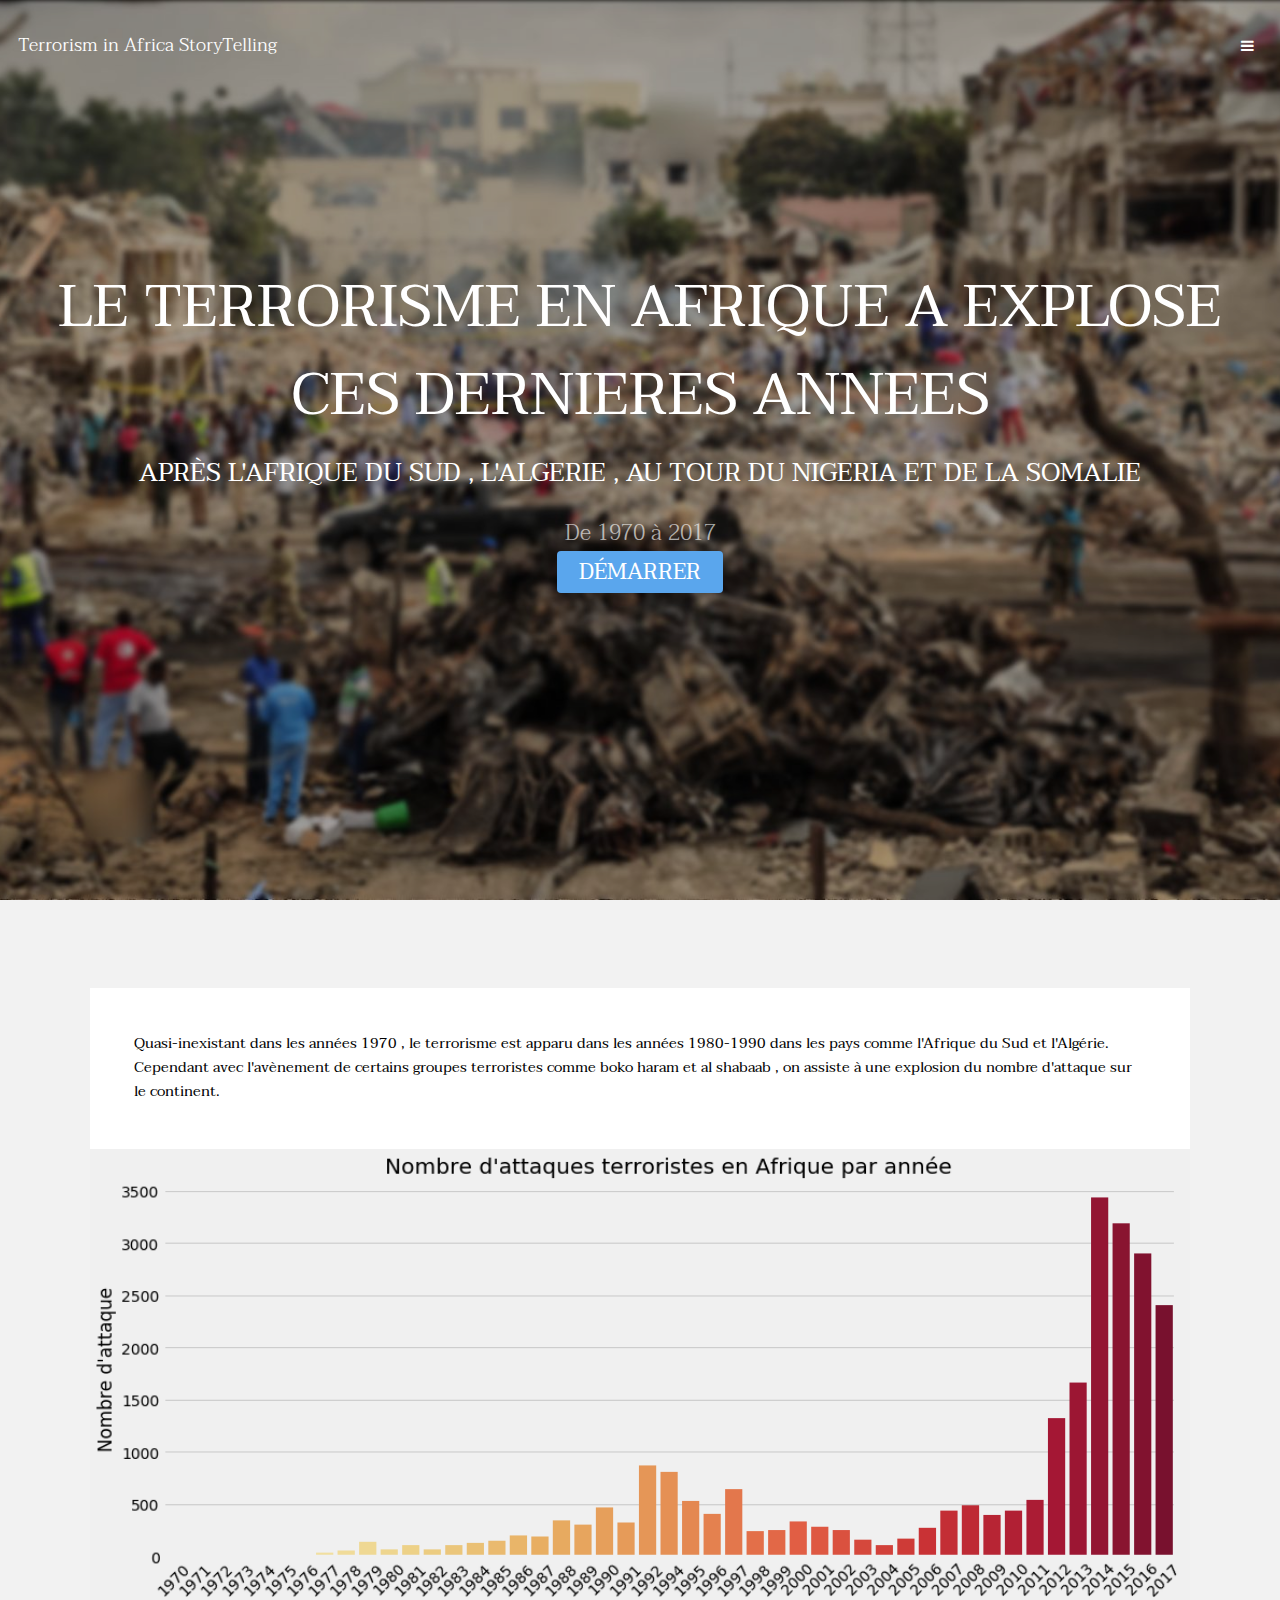
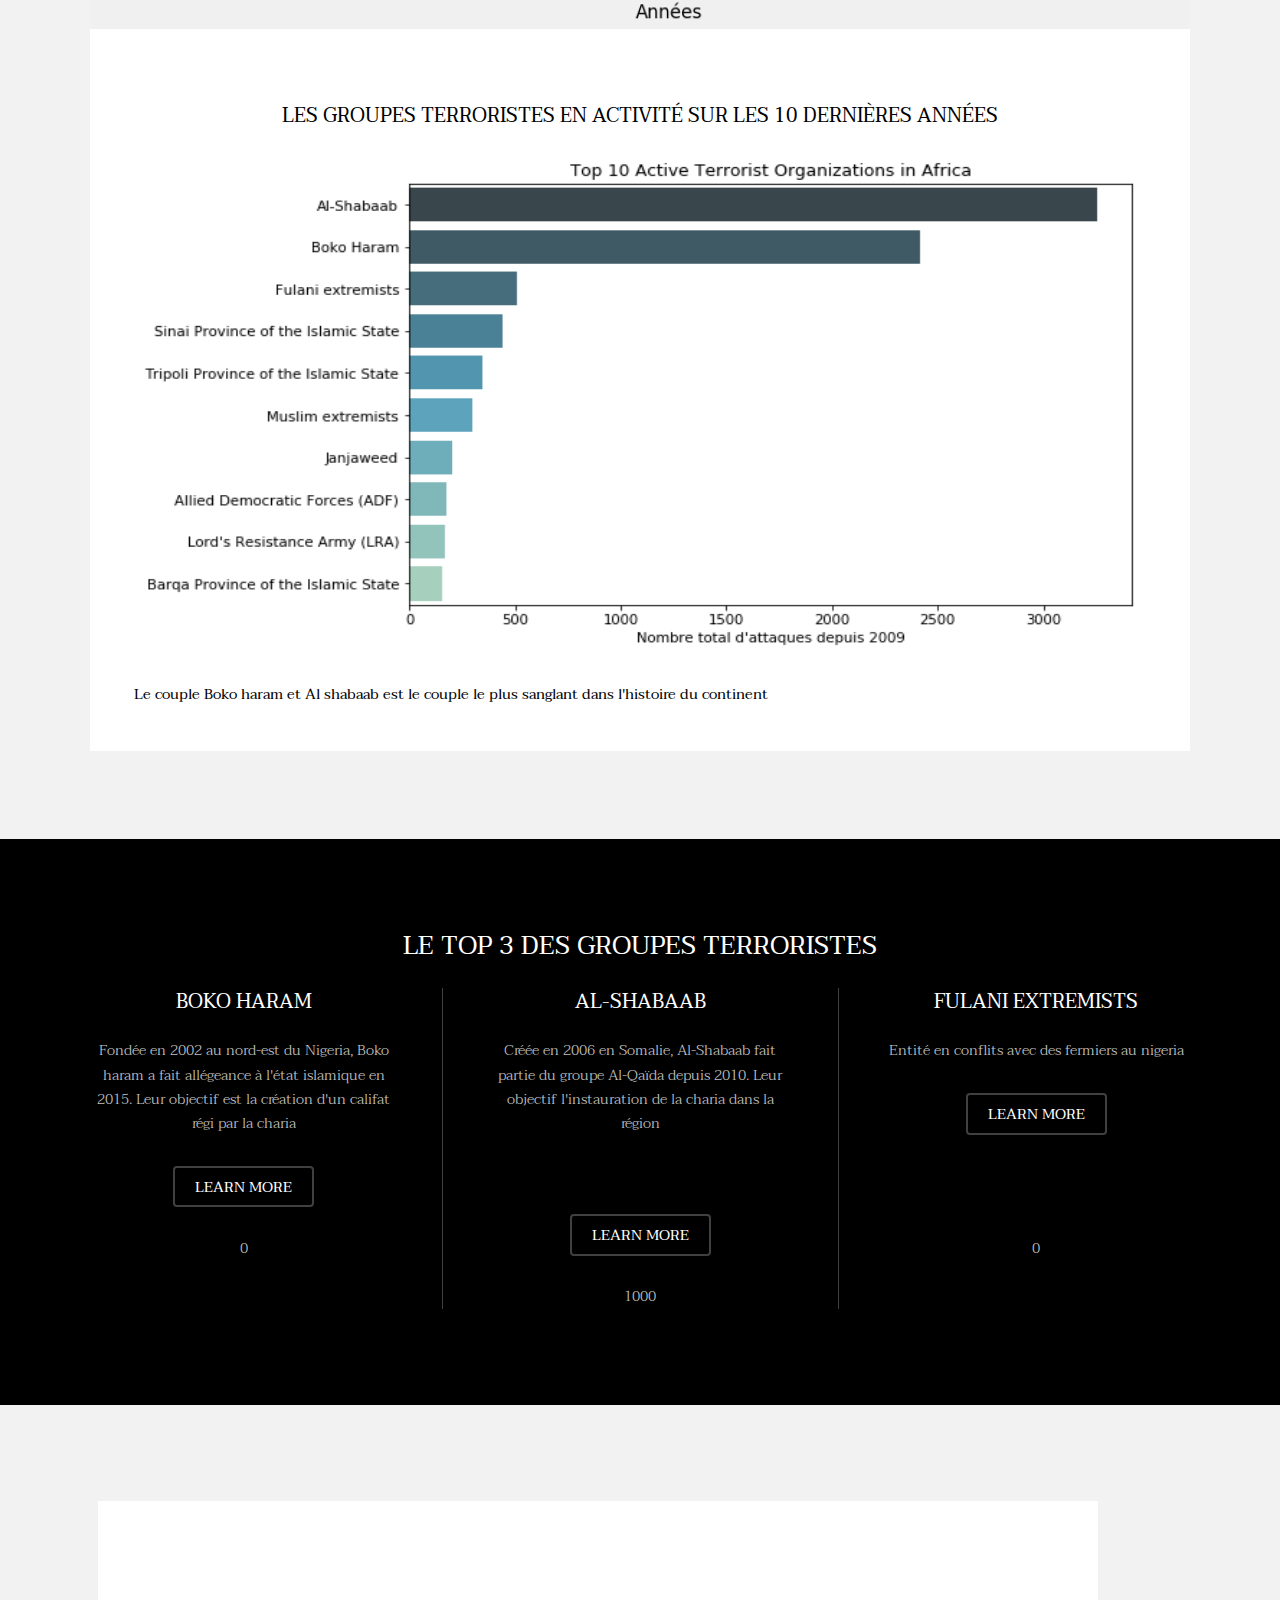
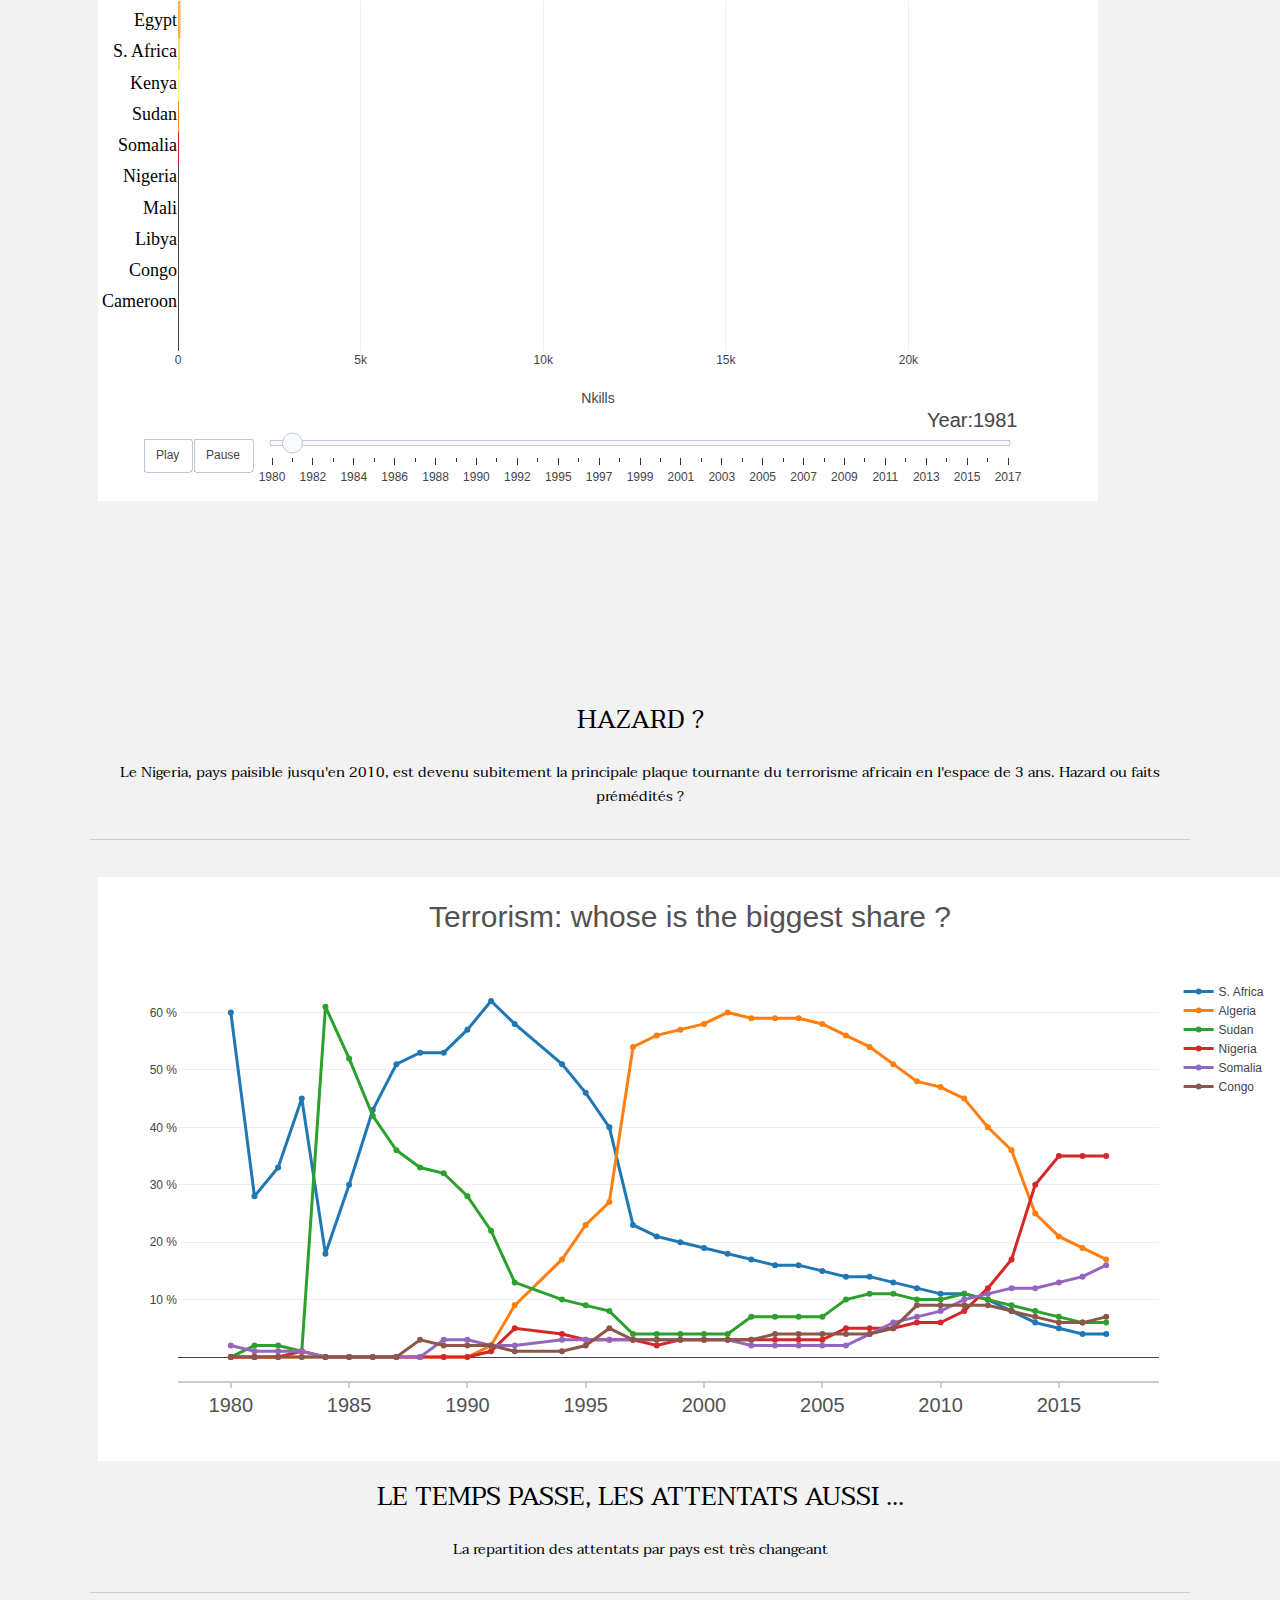
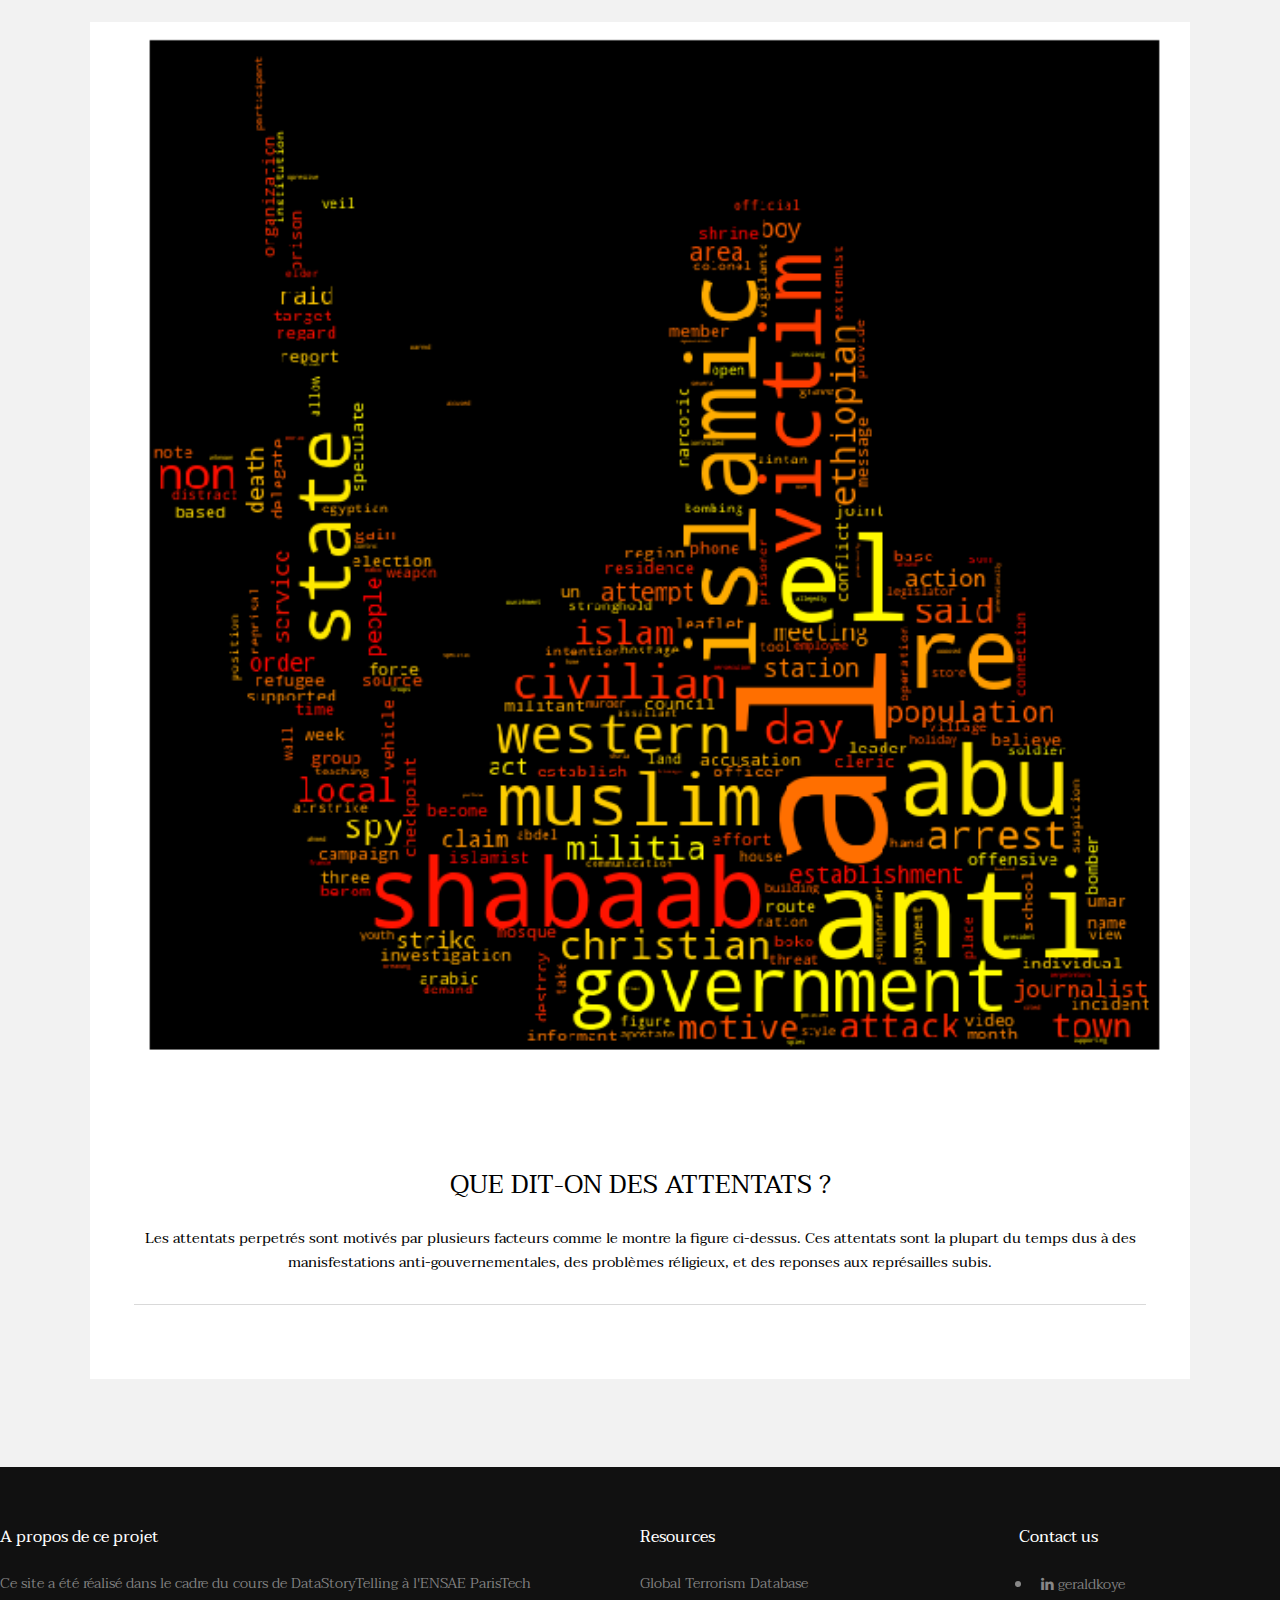
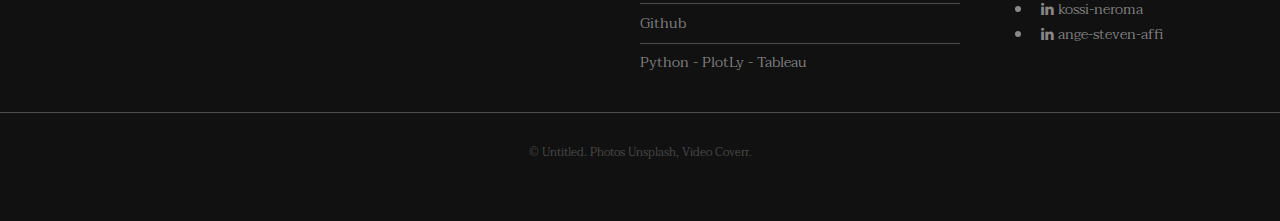
<file: index.html>
<!DOCTYPE HTML>
<!--
	Transitive by TEMPLATED
	templated.co @templatedco
	Released for free under the Creative Commons Attribution 3.0 license (templated.co/license)
-->
<html>
	<head>
		<title> TERRORISM IN AFRICA </title>
		<meta charset="utf-8" />
		<meta name="viewport" content="width=device-width, initial-scale=1" />
		<link rel="stylesheet" href="assets/css/main.css" />
		
		<link rel='stylesheet' id='wp-block-library-css'  href='https://unsplash.co/wp-includes/css/dist/block-library/style.min.css?ver=5.1.1' type='text/css' media='all' />
<script type='text/javascript' src='https://unsplash.co/wp-includes/js/jquery/jquery.js?ver=1.12.4'></script>
<script type='text/javascript' src='https://unsplash.co/wp-includes/js/jquery/jquery-migrate.min.js?ver=1.4.1'></script>
<link rel='stylesheet' id='elementor-icons-css'  href='https://unsplash.co/wp-content/plugins/elementor/assets/lib/eicons/css/elementor-icons.min.css?ver=4.3.0' type='text/css' media='all' />
<link rel='stylesheet' id='elementor-animations-css'  href='https://unsplash.co/wp-content/plugins/elementor/assets/lib/animations/animations.min.css?ver=2.5.9' type='text/css' media='all' />
<link rel='stylesheet' id='elementor-frontend-css'  href='https://unsplash.co/wp-content/plugins/elementor/assets/css/frontend.min.css?ver=2.5.9' type='text/css' media='all' />
<link rel='stylesheet' id='elementor-global-css'  href='https://unsplash.co/wp-content/uploads/elementor/css/global.css?ver=1553437733' type='text/css' media='all' />
<link rel='stylesheet' id='elementor-post-8-css'  href='https://unsplash.co/wp-content/uploads/elementor/css/post-8.css?ver=1553440301' type='text/css' media='all' />
<script src="https://www.w3schools.com/lib/w3.js"></script>
<script>
w3.includeHTML();
</script>
<meta name="generator" content="WordPress 5.1.1" />

		<style type="text/css">.recentcomments a{display:inline !important;padding:0 !important;margin:0 !important;}</style>

		
	</head>
	<body>

		<!-- Header -->
			<header id="header" class="alt">
				<div class="logo"><a href="index.html"> Terrorism in Africa StoryTelling </a></div>
				<a href="#menu" class="toggle"><span>Menu</span></a>
			</header>

		<!-- Nav -->
			<nav id="menu">
				<ul class="links">
					<li><a href="index.html">Home</a></li>
					<!--li><a href="generic.html">Generic</a></li-->
					<!--li><a href="elements.html">Elements</a></li-->
				</ul>
			</nav>

		<!-- Banner -->
		<!--
			To use a video as your background, set data-video to the name of your video without
			its extension (eg. images/banner). Your video must be available in both .mp4 and .webm
			formats to work correctly.
		-->
			<section id="banner" data-video="images/banner">
				
				<div class="inner">
					<h1 style="color:#FFFFFF;" >LE TERRORISME EN AFRIQUE A EXPLOSE CES  DERNIERES ANNEES </h1>
					<h2><font color="#FFFFFF">Après l'Afrique du Sud , l'Algerie , au tour du Nigeria et de la Somalie</font></h2>
					<p> De 1970 à 2017 <br />
					<a href="#one" class="button special scrolly">Démarrer</a>
				</div>
			</section>

		<!-- One -->
			<section id="one" class="wrapper style2">
				<div class="inner">
					<div>
						<div class="box">
							<div class="content">
							<b>Quasi-inexistant dans les années 1970 , le terrorisme est apparu dans les années 1980-1990 dans les pays comme l'Afrique du Sud et l'Algérie. Cependant avec l'avènement de certains groupes terroristes comme boko haram et al shabaab , on assiste à une explosion du nombre d'attaque sur le continent.</b>	
							</div>
							<div class="image fit">
								<img src="images/pic01.jpg" alt="" />
								</div>
							<div class="content">
								<header class="align-center">
									<h3> Les groupes terroristes en activité sur les 10 dernières années</h3>
								</header>
								<div class="image fit">
						   		 <img width="800" height="500" src="images/Top_10_Group_Terrorist.png" alt="" />
								</div>
								<!--hr /-->
								<b> Le couple Boko haram et Al shabaab est le couple le plus sanglant dans l'histoire du continent</b>
							</div>
						</div>
						
					</div>
				</div>
			</section>

		<!-- Two -->
			<section id="two" class="wrapper style3">
				<div class="inner">
					<header class="align-center">
						<h2> Le Top 3 des groupes terroristes </h2>
					</header>
					<div id="flexgrid">
						<div>
						<header>
								<h3>Boko Haram</h3>
							</header>
							<p>Fondée en 2002 au nord-est du Nigeria, Boko haram a fait allégeance à l'état islamique en 2015. Leur objectif est la création d'un califat régi par la charia </p>
							<ul class="actions">
								<li><a href="https://fr.wikipedia.org/wiki/Boko_Haram" class="button alt">Learn More</a></li>
							</ul>	
					
					<div class="post-8 page type-page status-publish hentry">
					<div class="composer-main-content-page">                                                         
					<div data-elementor-type="post" data-elementor-id="8" class="elementor elementor-8" data-elementor-settings="[]">
					<div class="elementor-inner">
					<div class="elementor-section-wrap">
				<section class="elementor-element elementor-element-51e7801 elementor-section-boxed elementor-section-height-default elementor-section-height-default elementor-section elementor-top-section" data-id="51e7801" data-element_type="section">
					<div class="elementor-container elementor-column-gap-default">
					<div class="elementor-row">
					<div class="elementor-element elementor-element-2b74e2a elementor-column elementor-col-100 elementor-top-column" data-id="2b74e2a" data-element_type="column">
					<div class="elementor-column-wrap  elementor-element-populated">
					<div class="elementor-widget-wrap">
					<div class="elementor-element elementor-element-a1a525b elementor-widget elementor-widget-counter" data-id="a1a525b" data-element_type="widget" data-widget_type="counter.default">
					<div class="elementor-widget-container">
					<div class="elementor-counter">
			        <div class="elementor-counter-number-wrapper">
					<span class="elementor-counter-number-prefix"></span>
					<span class="elementor-counter-number" data-duration="5000" data-to-value="33000" data-delimiter=",">0</span>
					<span class="elementor-counter-number-suffix"></span>
				</div>
			        	
				</div>
				</div>
				</div>
				</div>
				</div>
				</div>
				</div>
				</div>
				</section>
				
				</div>
			  	</div>
				</div>
		                </div>	
						
				</div>  	
      
			        
						</div>
						
						<div>
							
							<header>
								<h3>Al-Shabaab</h3>
								
							</header>
							<p> Créée en 2006 en Somalie, Al-Shabaab fait partie du groupe Al-Qaïda depuis 2010. Leur objectif l'instauration de la charia dans la région </p>
								<br /> <br />
							<ul class="actions">
								<li><a href="https://fr.wikipedia.org/wiki/Harakat_al-Chabab_al-Moudjahidin" class="button alt">Learn More</a></li>
							</ul>
							
			        <div class="post-8 page type-page status-publish hentry">
					<div class="composer-main-content-page">                                                         
					<div data-elementor-type="post" data-elementor-id="8" class="elementor elementor-8" data-elementor-settings="[]">
					<div class="elementor-inner">
					<div class="elementor-section-wrap">
				<section class="elementor-element elementor-element-51e7801 elementor-section-boxed elementor-section-height-default elementor-section-height-default elementor-section elementor-top-section" data-id="51e7801" data-element_type="section">
					<div class="elementor-container elementor-column-gap-default">
					<div class="elementor-row">
					<div class="elementor-element elementor-element-2b74e2a elementor-column elementor-col-100 elementor-top-column" data-id="2b74e2a" data-element_type="column">
					<div class="elementor-column-wrap  elementor-element-populated">
					<div class="elementor-widget-wrap">
					<div class="elementor-element elementor-element-a1a525b elementor-widget elementor-widget-counter" data-id="a1a525b" data-element_type="widget" data-widget_type="counter.default">
					<div class="elementor-widget-container">
					<div class="elementor-counter">
			        <div class="elementor-counter-number-wrapper">
					<span class="elementor-counter-number-prefix"></span>
					<span class="elementor-counter-number" data-duration="5000" data-to-value="10000" data-delimiter=",">1000</span>
					<span class="elementor-counter-number-suffix"></span>
				</div>
			        	
				</div>
				</div>
				</div>
				</div>
				</div>
				</div>
				</div>
				</div>
				</section>
				
				</div>
			  	</div>
				</div>
		                </div>	
						
				</div>  	
      
							
						</div>
						
						<div>
							<header>
								<h3>Fulani extremists</h3>
							</header>
							<p> Entité en conflits avec des fermiers au nigeria </p>
							<ul class="actions">
								<li><a href="https://www.trackingterrorism.org/group/fulani-herdsmen-nigeria" class="button alt">Learn More</a> <br/> <br/> <br/> <br/></li>
							</ul>
							
 <div class="post-8 page type-page status-publish hentry">
					<div class="composer-main-content-page">                                                         
					<div data-elementor-type="post" data-elementor-id="8" class="elementor elementor-8" data-elementor-settings="[]">
					<div class="elementor-inner">
					<div class="elementor-section-wrap">
				<section class="elementor-element elementor-element-51e7801 elementor-section-boxed elementor-section-height-default elementor-section-height-default elementor-section elementor-top-section" data-id="51e7801" data-element_type="section">
					<div class="elementor-container elementor-column-gap-default">
					<div class="elementor-row">
					<div class="elementor-element elementor-element-2b74e2a elementor-column elementor-col-100 elementor-top-column" data-id="2b74e2a" data-element_type="column">
					<div class="elementor-column-wrap  elementor-element-populated">
					<div class="elementor-widget-wrap">
					<div class="elementor-element elementor-element-a1a525b elementor-widget elementor-widget-counter" data-id="a1a525b" data-element_type="widget" data-widget_type="counter.default">
					<div class="elementor-widget-container">
					<div class="elementor-counter">
			        <div class="elementor-counter-number-wrapper">
					<span class="elementor-counter-number-prefix"></span>
					<span class="elementor-counter-number" data-duration="5000" data-to-value="4000" data-delimiter=",">0</span>
					<span class="elementor-counter-number-suffix"></span>
				</div>
			        	
				</div>
				</div>
				</div>
				</div>
				</div>
				</div>
				</div>
				</div>
				</section>
				
				</div>
			  	</div>
				</div>
		                </div>	
						
				</div>  	
      
							
						</div>
					</div>
				</div>
			</section>

		<!-- Three -->
			<section id="three" class="wrapper style2">
				<div class="inner">
					<!--div class="grid-style"-->

						<div>
							<!--div class="box"-->
								<!--div class="image fit"-->
									<!--img src="images/pic02.jpg" alt="" -->
								
								<iframe width="1400" height="800" align="center" src="dynamic_bar_plot.html" seamless></iframe> 
								<!--/div-->
								<div class="content">
									<header class="align-center">
										<h2>Hazard ?</h2>
										<b>Le Nigeria, pays paisible jusqu'en 2010, est devenu subitement la principale plaque tournante du terrorisme africain en l'espace de 3 ans. Hazard ou faits prémédités ?</b>
									</header>
									<hr />
								</div>
							<!--/div-->
						</div>
					
						
						<div>
							<!--div class="box"-->
								<!--div class="image fit"-->
									<!--img src="images/pic02.jpg" alt=""-->
								<!--/div-->
								<iframe width="1200" height="600" align="center" src="share.html" seamless></iframe> 
								
								<div class="content">
									<header class="align-center">
										<h2>Le temps passe, les attentats aussi ... </h2>
										<b> La repartition des attentats par pays est très changeant</b>
									</header>
									<hr />
									<p> </p>
								</div>
							<!--/div-->
						</div>
					
						<div>
							<div class="box">
								<div class="image fit">
									<img src="images/Wordcloud_kalash.png" alt="" />
								</div>
								<div class="content">
									<header class="align-center">
										<h2> Que dit-on des attentats ?</h2>
										<b>Les attentats perpetrés sont motivés par plusieurs facteurs comme le montre la figure ci-dessus. Ces attentats sont la plupart du temps dus à des manisfestations anti-gouvernementales, des problèmes réligieux, et des reponses aux représailles subis.
										</b>
										
									</header>
									<hr />
									<p> </p>
								</div>
							</div>
						</div>

					<!--/div-->
				</div>
			</section>
		

		<!-- Footer -->
			<footer id="footer">
				<div class="inner">
					<div class="content">
						<section class="center">
							<h4>A propos de ce projet </h4>
						<p> Ce site a été réalisé dans le cadre du cours de DataStoryTelling à l'ENSAE ParisTech </p>
						</section>
						<section>
							<h4> Resources </h4>
							<ul class="alt">
								<li><a href="https://www.start.umd.edu/gtd/">Global Terrorism Database</a></li>
								<li><a href="https://github.com/GERALDKOYE/TERRORISM-IN-AFRICA/blob/master/index.html">Github</a></li>
								<li> Python - PlotLy - Tableau </li>
								
							</ul>
						</section>
						<section>
							<h4> Contact us </h4>
							<ul class="plain">
								<li><a href="https://www.linkedin.com/in/geraldkoye/"><i class="icon fa-linkedin">&nbsp;</i>geraldkoye</a></li>
								<li><a href="https://www.linkedin.com/in/kossi-neroma-959a78157/"><i class="icon fa-linkedin">&nbsp;</i>kossi-neroma</a></li>
								<li><a href="https://www.linkedin.com/in/ange-steven-affi-345754a8/"><i class="icon fa-linkedin">&nbsp;</i>ange-steven-affi</a></li>
							</ul>
						</section>
					</div>
					<div class="copyright">
						&copy; Untitled. Photos <a href="https://unsplash.co">Unsplash</a>, Video <a href="https://coverr.co">Coverr</a>.
					</div>
				</div>
			</footer>

		<!-- Scripts -->
			<script src="assets/js/jquery.min.js"></script>
			<script src="assets/js/jquery.scrolly.min.js"></script>
			<script src="assets/js/jquery.scrollex.min.js"></script>
			<script src="assets/js/skel.min.js"></script>
			<script src="assets/js/util.js"></script>
			<script src="assets/js/main.js"></script>


<script type='text/javascript' src='https://unsplash.co/wp-content/themes/bulk/js/bootstrap.min.js?ver=3.3.7'></script>
<script type='text/javascript' src='https://unsplash.co/wp-content/themes/bulk/js/customscript.js?ver=1.0.8'></script>
<script type='text/javascript' src='https://unsplash.co/wp-includes/js/wp-embed.min.js?ver=5.1.1'></script>
<script type='text/javascript' src='https://unsplash.co/wp-content/plugins/elementor/assets/lib/jquery-numerator/jquery-numerator.min.js?ver=0.2.1'></script>
<script type='text/javascript' src='https://unsplash.co/wp-content/plugins/elementor/assets/js/frontend-modules.js?ver=2.5.9'></script>
<script type='text/javascript' src='https://unsplash.co/wp-includes/js/jquery/ui/position.min.js?ver=1.11.4'></script>
<script type='text/javascript' src='https://unsplash.co/wp-content/plugins/elementor/assets/lib/dialog/dialog.min.js?ver=4.7.1'></script>
<script type='text/javascript' src='https://unsplash.co/wp-content/plugins/elementor/assets/lib/waypoints/waypoints.min.js?ver=4.0.2'></script>
<script type='text/javascript' src='https://unsplash.co/wp-content/plugins/elementor/assets/lib/swiper/swiper.min.js?ver=4.4.6'></script>
<script type='text/javascript'>
var elementorFrontendConfig = {"environmentMode":{"edit":false,"wpPreview":false},"is_rtl":false,"breakpoints":{"xs":0,"sm":480,"md":768,"lg":1025,"xl":1440,"xxl":1600},"version":"2.5.9","urls":{"assets":"https:\/\/unsplash.co\/wp-content\/plugins\/elementor\/assets\/"},"settings":{"page":[],"general":{"elementor_global_image_lightbox":"yes","elementor_enable_lightbox_in_editor":"yes"}},"post":{"id":8,"title":"Home","excerpt":""}};
</script>
<script type='text/javascript' src='https://unsplash.co/wp-content/plugins/elementor/assets/js/frontend.min.js?ver=2.5.9'></script>	

<script>
    $(document).ready(function() {
        $(function() {
            setTimeout(function() {
                $('.video-container').toggleClass('blurred')
            }, 2000);
        });
    });

</script>
		
	</body>
</html>
</file>
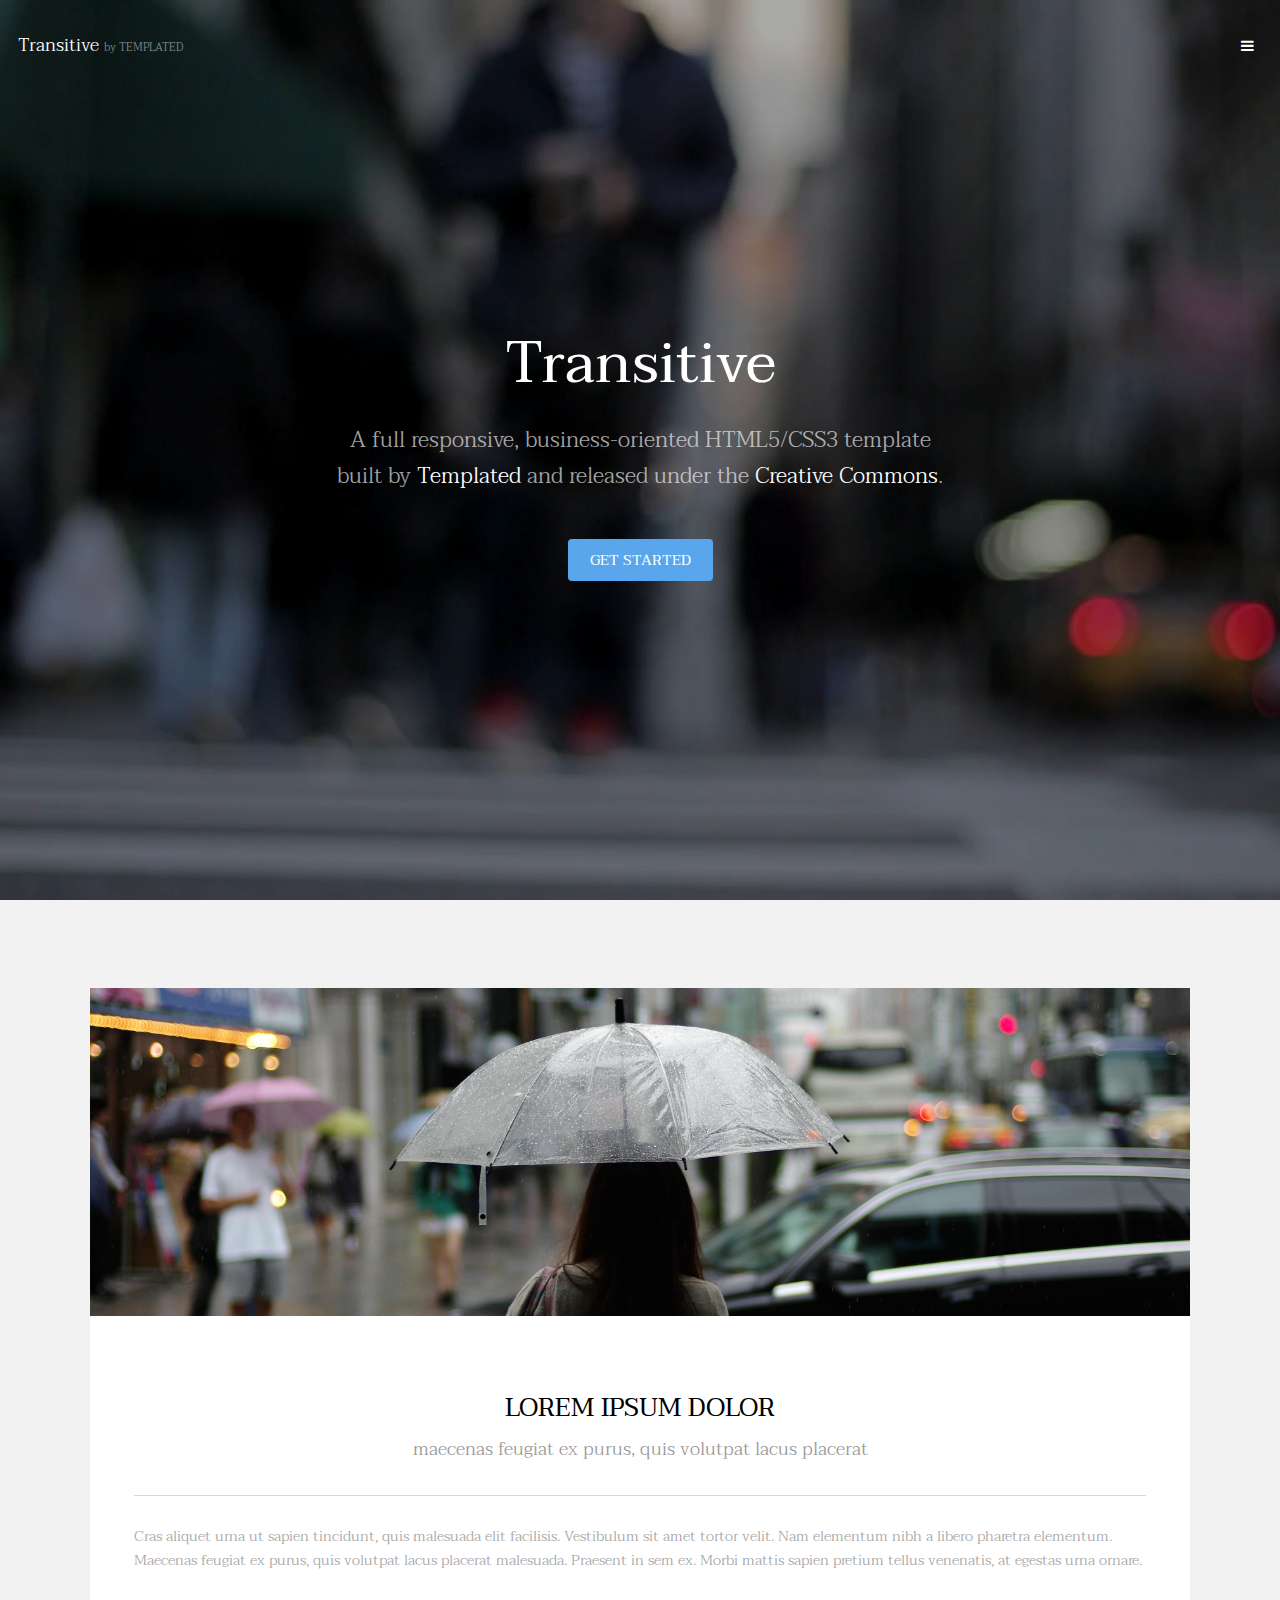
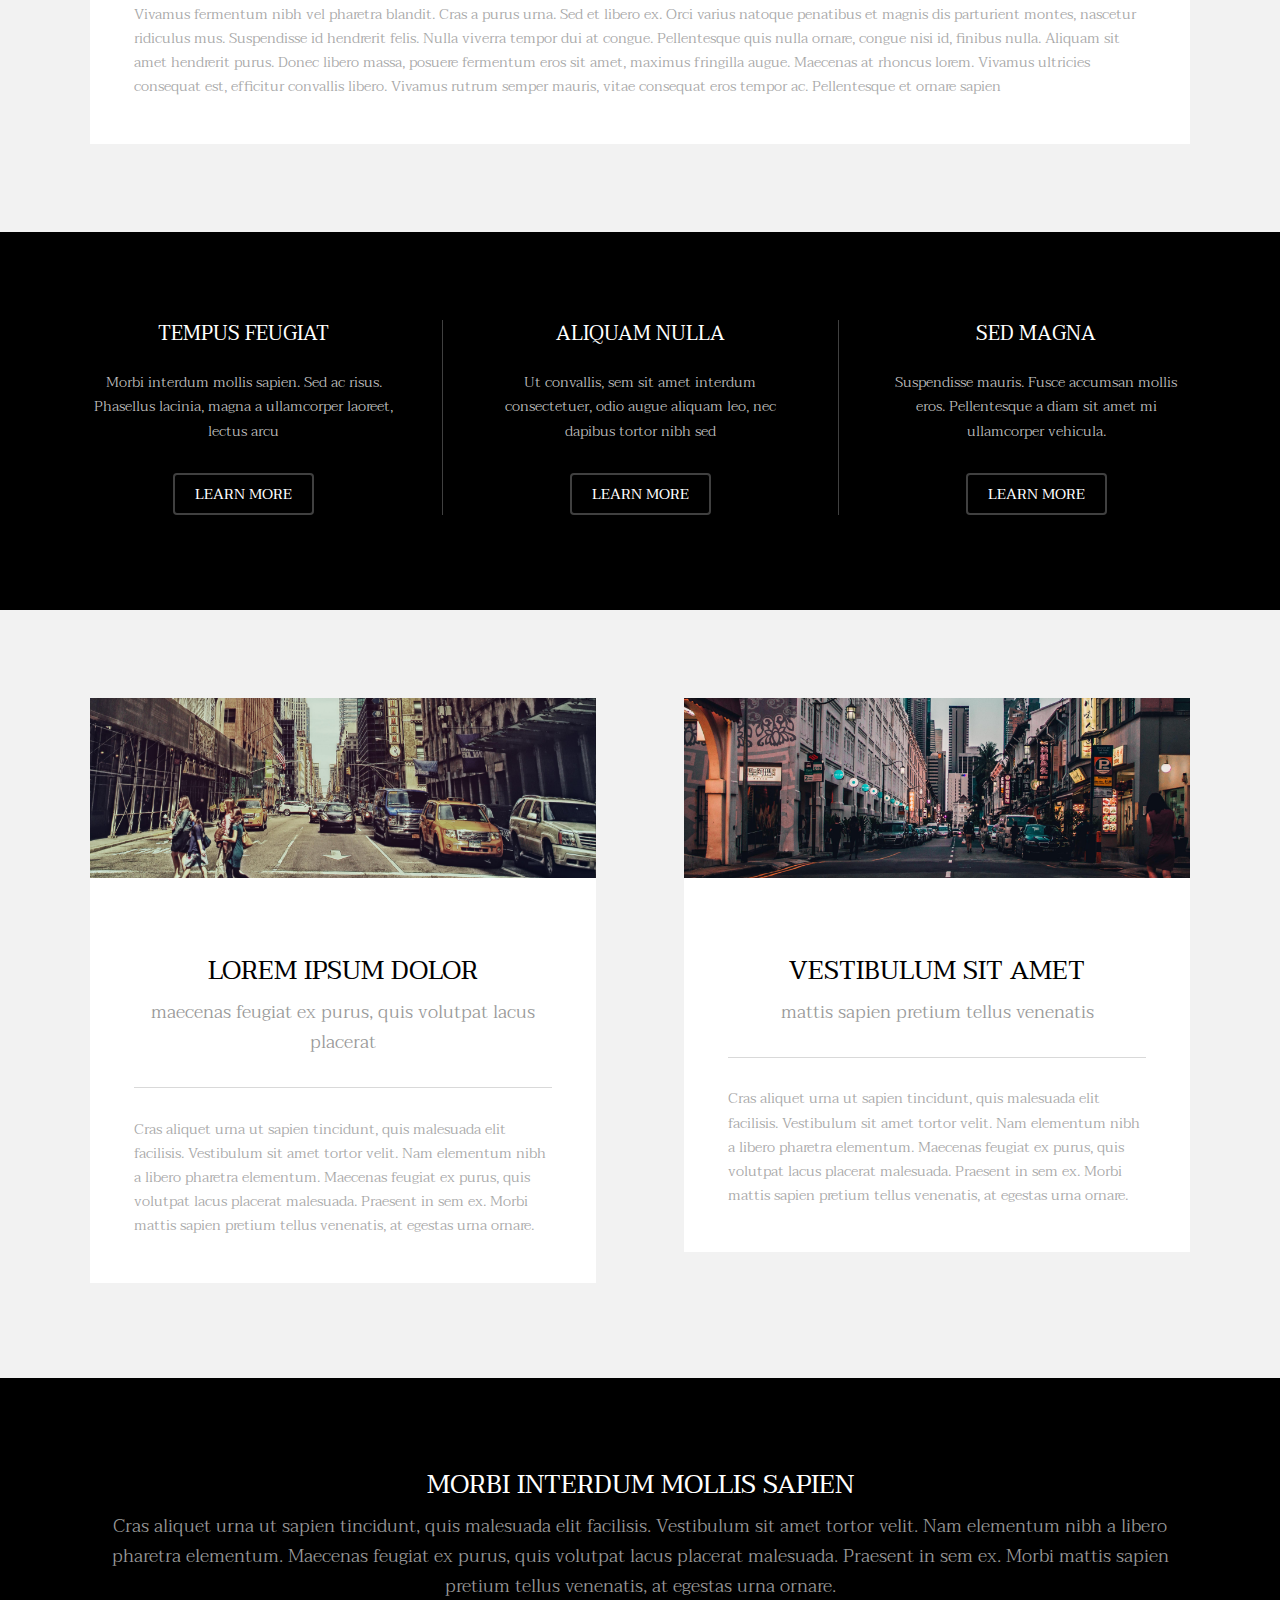
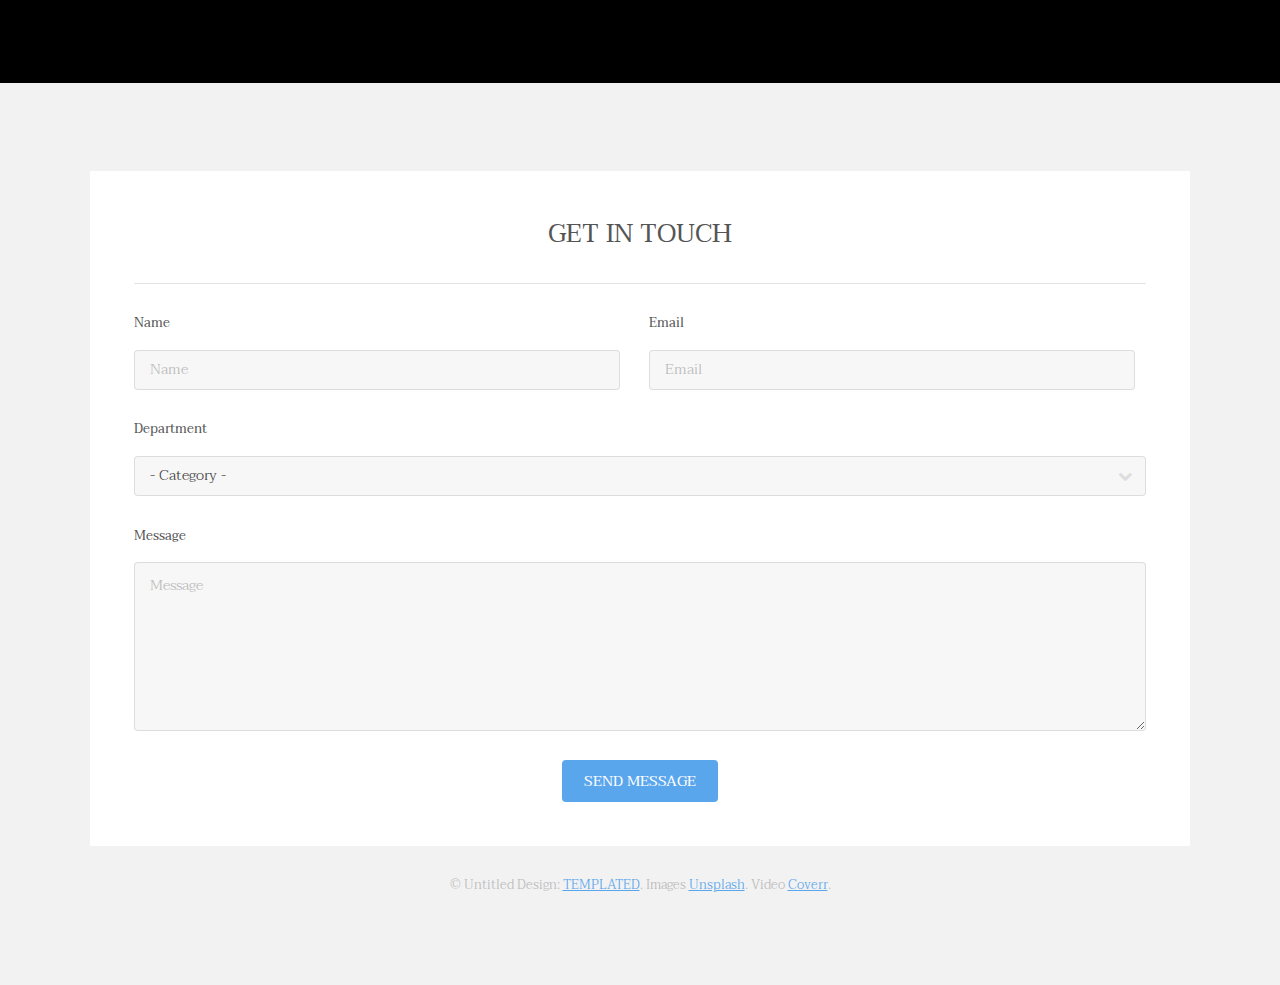
<file: templated-transitive/index.html>
<!DOCTYPE HTML>
<!--
	Transitive by TEMPLATED
	templated.co @templatedco
	Released for free under the Creative Commons Attribution 3.0 license (templated.co/license)
-->
<html>
	<head>
		<title>Transitive by TEMPLATED</title>
		<meta charset="utf-8" />
		<meta name="viewport" content="width=device-width, initial-scale=1" />
		<link rel="stylesheet" href="assets/css/main.css" />
	</head>
	<body>

		<!-- Header -->
			<header id="header" class="alt">
				<div class="logo"><a href="index.html">Transitive <span>by TEMPLATED</span></a></div>
				<a href="#menu" class="toggle"><span>Menu</span></a>
			</header>

		<!-- Nav -->
			<nav id="menu">
				<ul class="links">
					<li><a href="index.html">Home</a></li>
					<li><a href="generic.html">Generic</a></li>
					<li><a href="elements.html">Elements</a></li>
				</ul>
			</nav>

		<!-- Banner -->
		<!--
			To use a video as your background, set data-video to the name of your video without
			its extension (eg. images/banner). Your video must be available in both .mp4 and .webm
			formats to work correctly.
		-->
			<section id="banner" data-video="images/banner">
				<div class="inner">
					<h1>Transitive</h1>
					<p>A full responsive, business-oriented HTML5/CSS3 template<br />
					built by <a href="https://templated.co/">Templated</a> and released under the <a href="https://templated.co/license">Creative Commons</a>.</p>
					<a href="#one" class="button special scrolly">Get Started</a>
				</div>
			</section>

		<!-- One -->
			<section id="one" class="wrapper style2">
				<div class="inner">
					<div>
						<div class="box">
							<div class="image fit">
								<img src="images/pic01.jpg" alt="" />
							</div>
							<div class="content">
								<header class="align-center">
									<h2>Lorem ipsum dolor</h2>
									<p>maecenas feugiat ex purus, quis volutpat lacus placerat</p>
								</header>
								<hr />
								<p> Cras aliquet urna ut sapien tincidunt, quis malesuada elit facilisis. Vestibulum sit amet tortor velit. Nam elementum nibh a libero pharetra elementum. Maecenas feugiat ex purus, quis volutpat lacus placerat malesuada. Praesent in sem ex. Morbi mattis sapien pretium tellus venenatis, at egestas urna ornare.</p>
								<p>Vivamus fermentum nibh vel pharetra blandit. Cras a purus urna. Sed et libero ex. Orci varius natoque penatibus et magnis dis parturient montes, nascetur ridiculus mus. Suspendisse id hendrerit felis. Nulla viverra tempor dui at congue. Pellentesque quis nulla ornare, congue nisi id, finibus nulla. Aliquam sit amet hendrerit purus. Donec libero massa, posuere fermentum eros sit amet, maximus fringilla augue. Maecenas at rhoncus lorem. Vivamus ultricies consequat est, efficitur convallis libero. Vivamus rutrum semper mauris, vitae consequat eros tempor ac. Pellentesque et ornare sapien</p>
							</div>
						</div>
					</div>
				</div>
			</section>

		<!-- Two -->
			<section id="two" class="wrapper style3">
				<div class="inner">
					<div id="flexgrid">
						<div>
							<header>
								<h3>Tempus Feugiat</h3>
							</header>
							<p>Morbi interdum mollis sapien. Sed ac risus. Phasellus lacinia, magna a ullamcorper laoreet, lectus arcu</p>
							<ul class="actions">
								<li><a href="#" class="button alt">Learn More</a></li>
							</ul>
						</div>
						<div>
							<header>
								<h3>Aliquam Nulla</h3>
							</header>
							<p>Ut convallis, sem sit amet interdum consectetuer, odio augue aliquam leo, nec dapibus tortor nibh sed </p>
							<ul class="actions">
								<li><a href="#" class="button alt">Learn More</a></li>
							</ul>
						</div>
						<div>
							<header>
								<h3>Sed Magna</h3>
							</header>
							<p>Suspendisse mauris. Fusce accumsan mollis eros. Pellentesque a diam sit amet mi ullamcorper vehicula.</p>
							<ul class="actions">
								<li><a href="#" class="button alt">Learn More</a></li>
							</ul>
						</div>
					</div>
				</div>
			</section>

		<!-- Three -->
			<section id="three" class="wrapper style2">
				<div class="inner">
					<div class="grid-style">

						<div>
							<div class="box">
								<div class="image fit">
									<img src="images/pic02.jpg" alt="" />
								</div>
								<div class="content">
									<header class="align-center">
										<h2>Lorem ipsum dolor</h2>
										<p>maecenas feugiat ex purus, quis volutpat lacus placerat</p>
									</header>
									<hr />
									<p> Cras aliquet urna ut sapien tincidunt, quis malesuada elit facilisis. Vestibulum sit amet tortor velit. Nam elementum nibh a libero pharetra elementum. Maecenas feugiat ex purus, quis volutpat lacus placerat malesuada. Praesent in sem ex. Morbi mattis sapien pretium tellus venenatis, at egestas urna ornare.</p>
								</div>
							</div>
						</div>

						<div>
							<div class="box">
								<div class="image fit">
									<img src="images/pic03.jpg" alt="" />
								</div>
								<div class="content">
									<header class="align-center">
										<h2>Vestibulum sit amet</h2>
										<p>mattis sapien pretium tellus venenatis</p>
									</header>
									<hr />
									<p> Cras aliquet urna ut sapien tincidunt, quis malesuada elit facilisis. Vestibulum sit amet tortor velit. Nam elementum nibh a libero pharetra elementum. Maecenas feugiat ex purus, quis volutpat lacus placerat malesuada. Praesent in sem ex. Morbi mattis sapien pretium tellus venenatis, at egestas urna ornare.</p>
								</div>
							</div>
						</div>

					</div>
				</div>
			</section>

		<!-- Four -->
			<section id="four" class="wrapper style3">
				<div class="inner">

					<header class="align-center">
						<h2>Morbi interdum mollis sapien</h2>
						<p>Cras aliquet urna ut sapien tincidunt, quis malesuada elit facilisis. Vestibulum sit amet tortor velit. Nam elementum nibh a libero pharetra elementum. Maecenas feugiat ex purus, quis volutpat lacus placerat malesuada. Praesent in sem ex. Morbi mattis sapien pretium tellus venenatis, at egestas urna ornare.</p>
					</header>

				</div>
			</section>

		<!-- Footer -->
			<footer id="footer" class="wrapper">
				<div class="inner">
					<section>
						<div class="box">
							<div class="content">
								<h2 class="align-center">Get in Touch</h2>
								<hr />
								<form action="#" method="post">
									<div class="field half first">
										<label for="name">Name</label>
										<input name="name" id="name" type="text" placeholder="Name">
									</div>
									<div class="field half">
										<label for="email">Email</label>
										<input name="email" id="email" type="email" placeholder="Email">
									</div>
									<div class="field">
										<label for="dept">Department</label>
										<div class="select-wrapper">
											<select name="dept" id="dept">
												<option value="">- Category -</option>
												<option value="1">Manufacturing</option>
												<option value="1">Shipping</option>
												<option value="1">Administration</option>
												<option value="1">Human Resources</option>
											</select>
										</div>
									</div>
									<div class="field">
										<label for="message">Message</label>
										<textarea name="message" id="message" rows="6" placeholder="Message"></textarea>
									</div>
									<ul class="actions align-center">
										<li><input value="Send Message" class="button special" type="submit"></li>
									</ul>
								</form>
							</div>
						</div>
					</section>
					<div class="copyright">
						&copy; Untitled Design: <a href="https://templated.co/">TEMPLATED</a>. Images <a href="https://unsplash.com/">Unsplash</a>. Video <a href="http://coverr.co/">Coverr</a>.
					</div>
				</div>
			</footer>

		<!-- Scripts -->
			<script src="assets/js/jquery.min.js"></script>
			<script src="assets/js/jquery.scrolly.min.js"></script>
			<script src="assets/js/jquery.scrollex.min.js"></script>
			<script src="assets/js/skel.min.js"></script>
			<script src="assets/js/util.js"></script>
			<script src="assets/js/main.js"></script>

	</body>
</html>
</file>
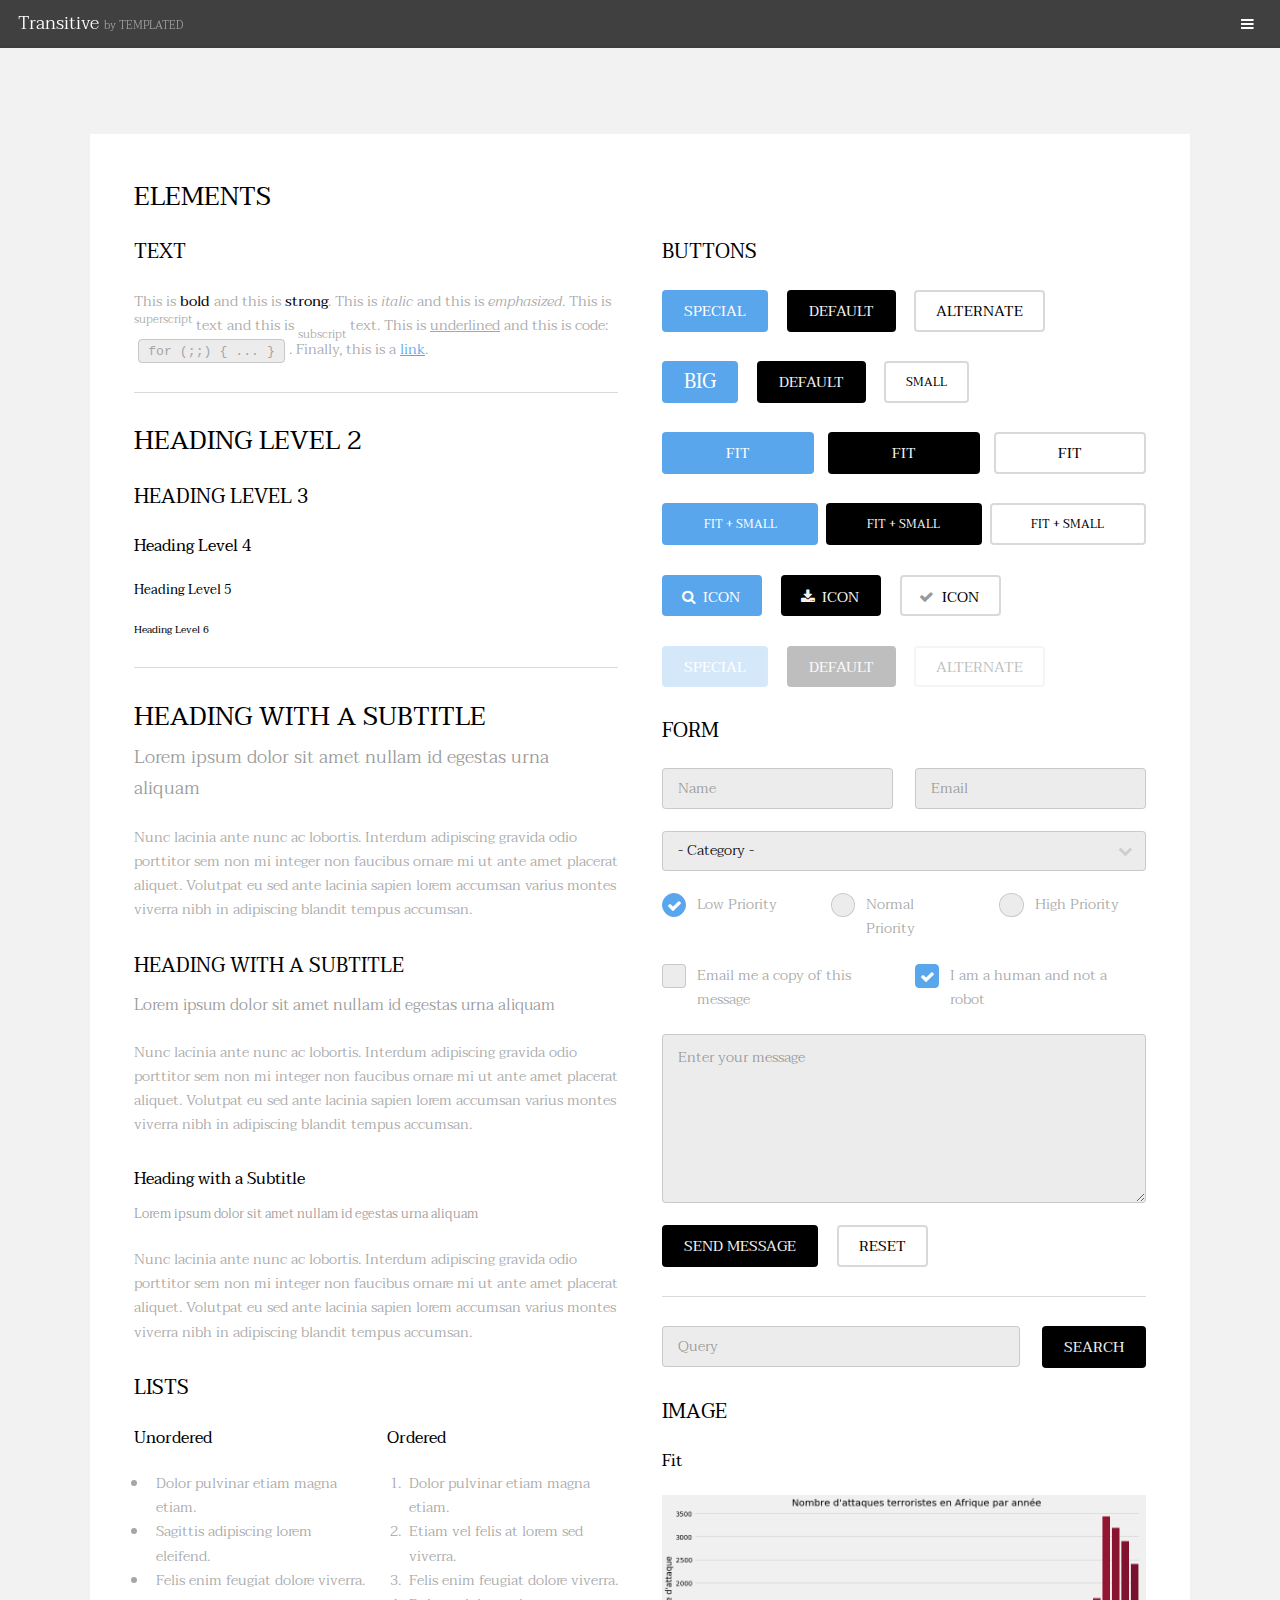
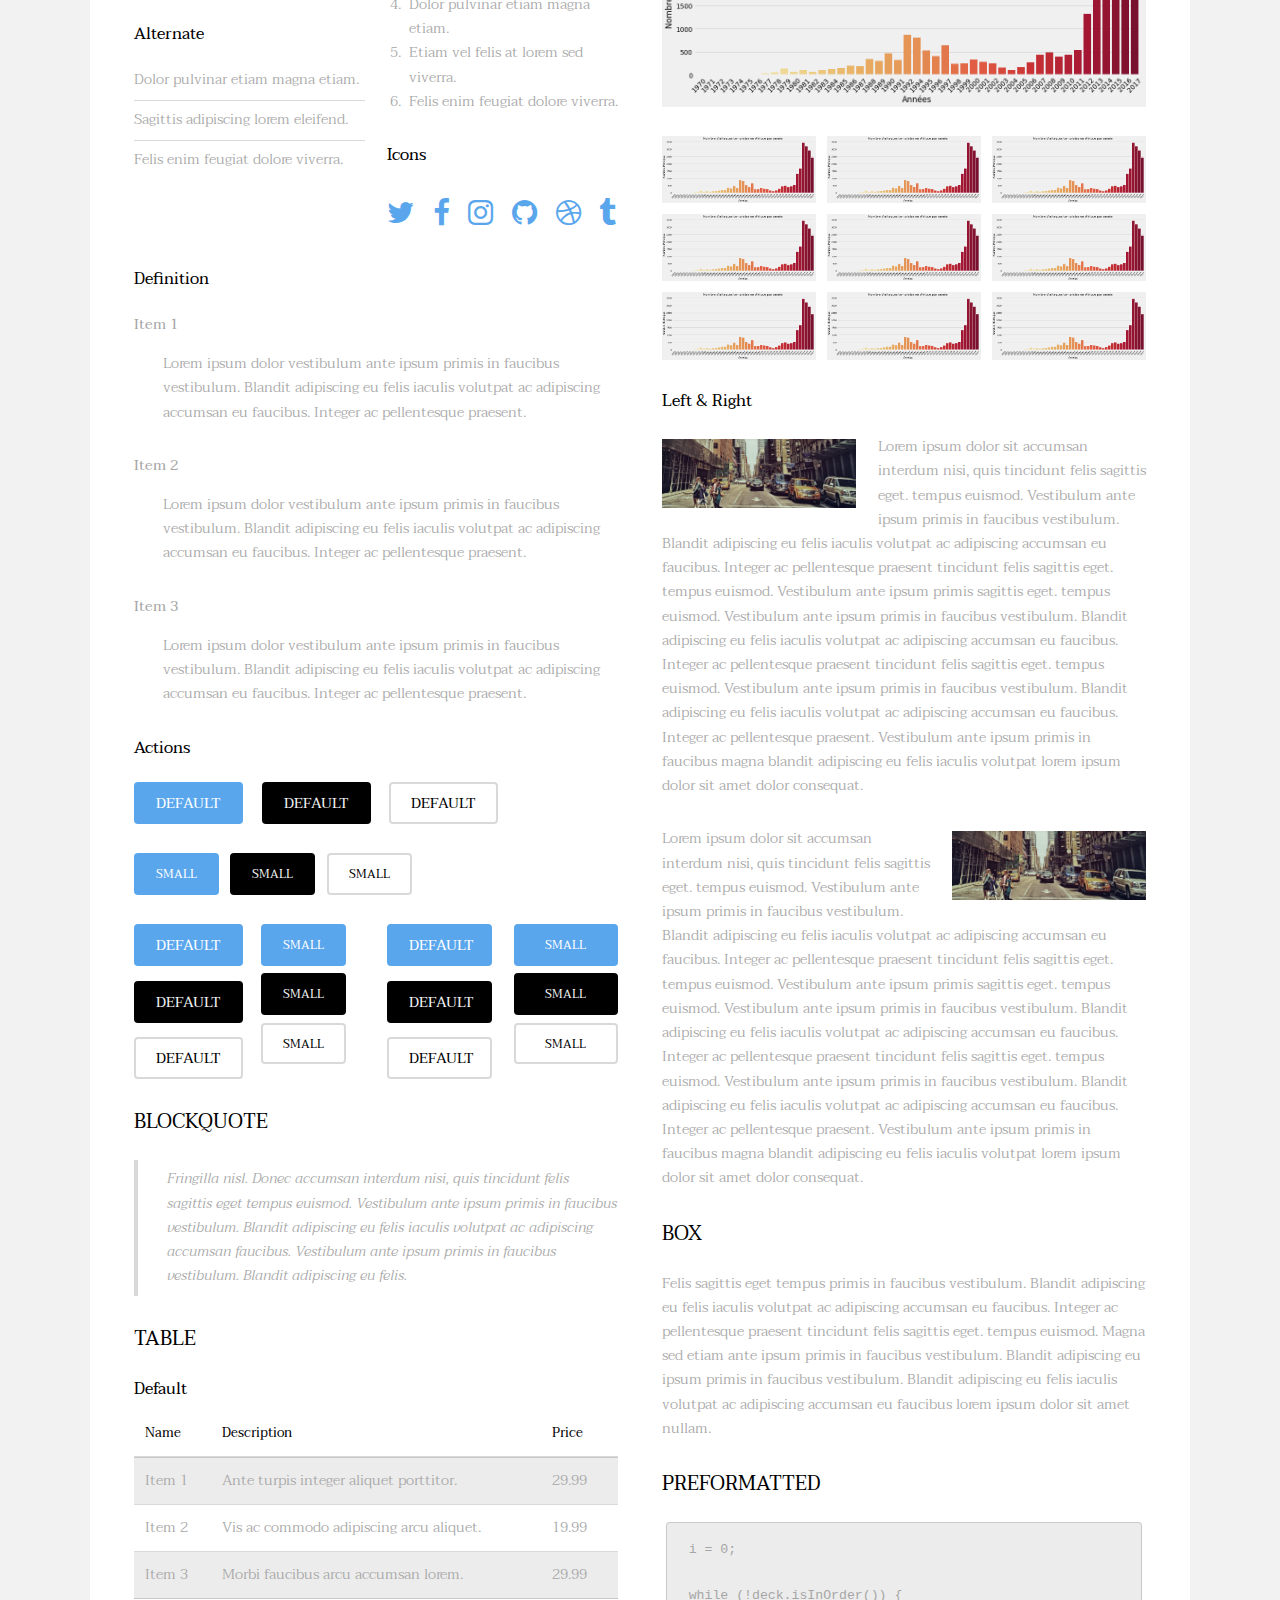
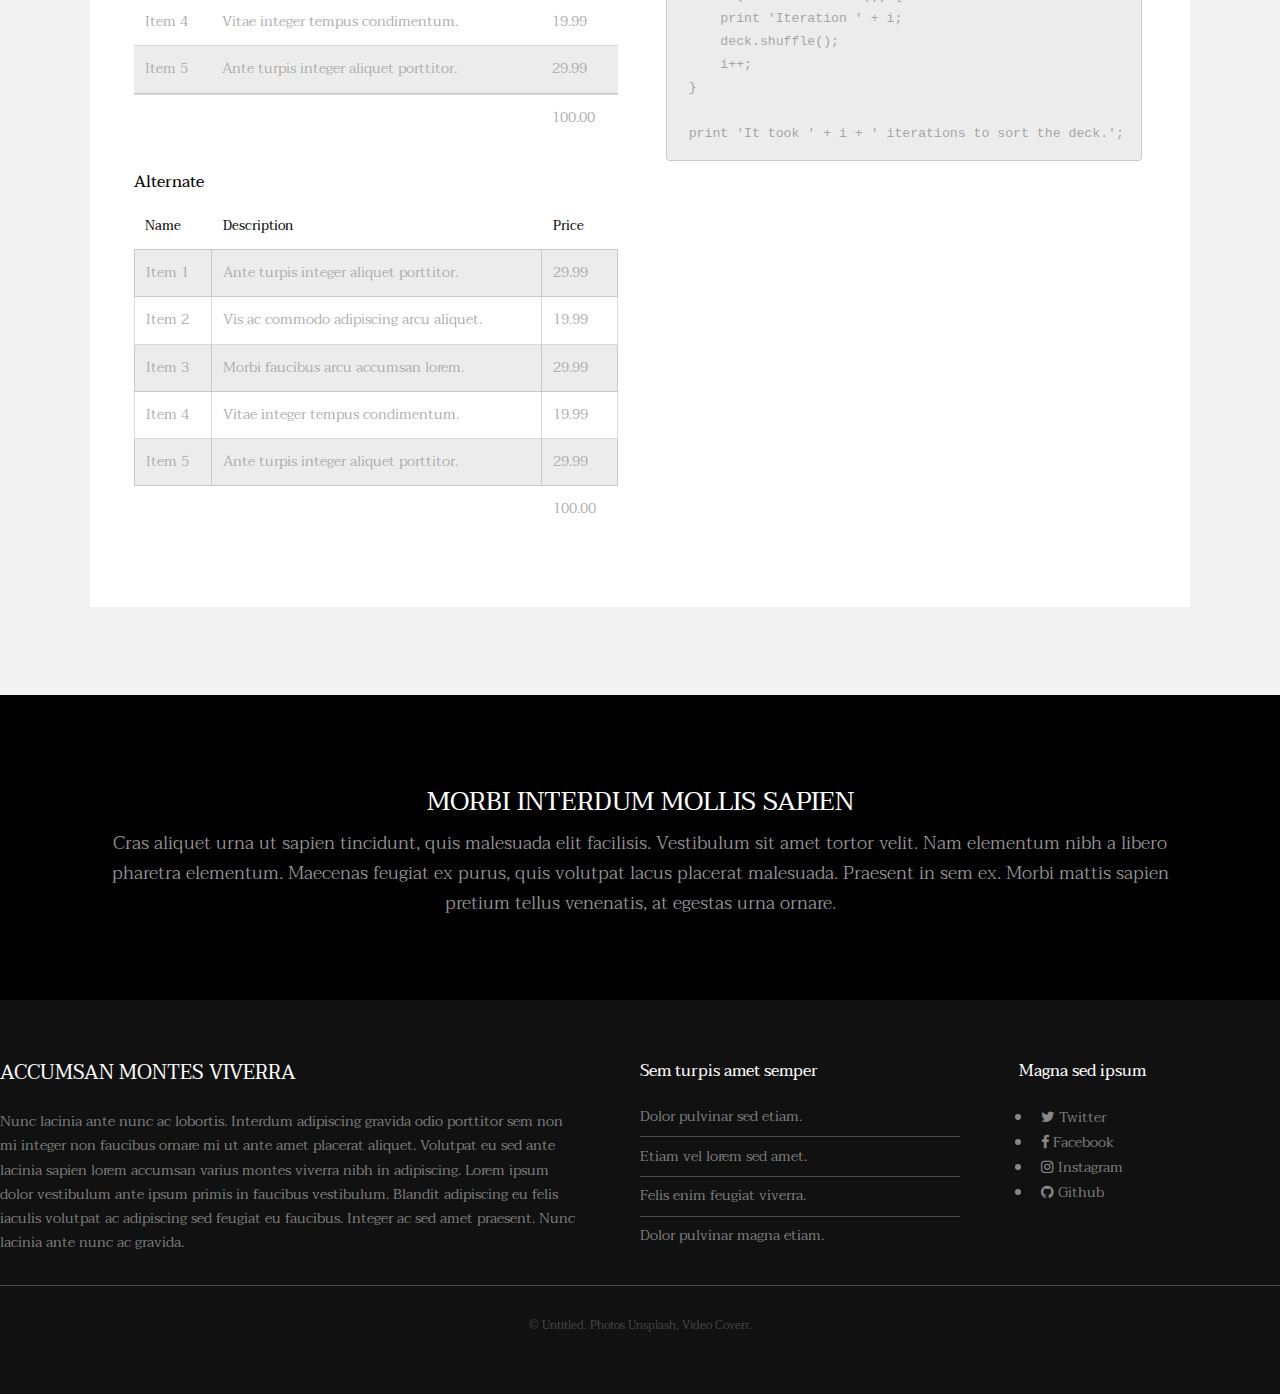
<file: elements.html>
<!DOCTYPE HTML>
<!--
	Transitive by TEMPLATED
	templated.co @templatedco
	Released for free under the Creative Commons Attribution 3.0 license (templated.co/license)
-->
<html>
	<head>
		<title>Elements - Transitive by TEMPLATED</title>
		<meta charset="utf-8" />
		<meta name="viewport" content="width=device-width, initial-scale=1" />
		<link rel="stylesheet" href="assets/css/main.css" />
	</head>
	<body class="subpage">

		<!-- Header -->
			<header id="header">
				<div class="logo"><a href="index.html">Transitive <span>by TEMPLATED</span></a></div>
				<a href="#menu" class="toggle"><span>Menu</span></a>
			</header>

		<!-- Nav -->
			<nav id="menu">
				<ul class="links">
					<li><a href="index.html">Home</a></li>
					<li><a href="generic.html">Generic</a></li>
					<li><a href="elements.html">Elements</a></li>
				</ul>
			</nav>

		<!-- One -->
			<section id="one" class="wrapper style2">
				<div class="inner">
					<div class="box">
					<div class="content">

					<!-- Elements -->
						<h2 id="elements">Elements</h2>
						<div class="row 200%">
							<div class="6u 12u$(medium)">

								<!-- Text stuff -->
									<h3>Text</h3>
									<p>This is <b>bold</b> and this is <strong>strong</strong>. This is <i>italic</i> and this is <em>emphasized</em>.
									This is <sup>superscript</sup> text and this is <sub>subscript</sub> text.
									This is <u>underlined</u> and this is code: <code>for (;;) { ... }</code>.
									Finally, this is a <a href="#">link</a>.</p>
									<hr />
									<h2>Heading Level 2</h2>
									<h3>Heading Level 3</h3>
									<h4>Heading Level 4</h4>
									<h5>Heading Level 5</h5>
									<h6>Heading Level 6</h6>
									<hr />
									<header>
										<h2>Heading with a Subtitle</h2>
										<p>Lorem ipsum dolor sit amet nullam id egestas urna aliquam</p>
									</header>
									<p>Nunc lacinia ante nunc ac lobortis. Interdum adipiscing gravida odio porttitor sem non mi integer non faucibus ornare mi ut ante amet placerat aliquet. Volutpat eu sed ante lacinia sapien lorem accumsan varius montes viverra nibh in adipiscing blandit tempus accumsan.</p>
									<header>
										<h3>Heading with a Subtitle</h3>
										<p>Lorem ipsum dolor sit amet nullam id egestas urna aliquam</p>
									</header>
									<p>Nunc lacinia ante nunc ac lobortis. Interdum adipiscing gravida odio porttitor sem non mi integer non faucibus ornare mi ut ante amet placerat aliquet. Volutpat eu sed ante lacinia sapien lorem accumsan varius montes viverra nibh in adipiscing blandit tempus accumsan.</p>
									<header>
										<h4>Heading with a Subtitle</h4>
										<p>Lorem ipsum dolor sit amet nullam id egestas urna aliquam</p>
									</header>
									<p>Nunc lacinia ante nunc ac lobortis. Interdum adipiscing gravida odio porttitor sem non mi integer non faucibus ornare mi ut ante amet placerat aliquet. Volutpat eu sed ante lacinia sapien lorem accumsan varius montes viverra nibh in adipiscing blandit tempus accumsan.</p>

								<!-- Lists -->
									<h3>Lists</h3>
									<div class="row">
										<div class="6u 12u$(small)">

											<h4>Unordered</h4>
											<ul>
												<li>Dolor pulvinar etiam magna etiam.</li>
												<li>Sagittis adipiscing lorem eleifend.</li>
												<li>Felis enim feugiat dolore viverra.</li>
											</ul>

											<h4>Alternate</h4>
											<ul class="alt">
												<li>Dolor pulvinar etiam magna etiam.</li>
												<li>Sagittis adipiscing lorem eleifend.</li>
												<li>Felis enim feugiat dolore viverra.</li>
											</ul>

										</div>
										<div class="6u$ 12u$(small)">

											<h4>Ordered</h4>
											<ol>
												<li>Dolor pulvinar etiam magna etiam.</li>
												<li>Etiam vel felis at lorem sed viverra.</li>
												<li>Felis enim feugiat dolore viverra.</li>
												<li>Dolor pulvinar etiam magna etiam.</li>
												<li>Etiam vel felis at lorem sed viverra.</li>
												<li>Felis enim feugiat dolore viverra.</li>
											</ol>

											<h4>Icons</h4>
											<ul class="icons">
												<li><a href="#" class="icon fa-twitter"><span class="label">Twitter</span></a></li>
												<li><a href="#" class="icon fa-facebook"><span class="label">Facebook</span></a></li>
												<li><a href="#" class="icon fa-instagram"><span class="label">Instagram</span></a></li>
												<li><a href="#" class="icon fa-github"><span class="label">Github</span></a></li>
												<li><a href="#" class="icon fa-dribbble"><span class="label">Dribbble</span></a></li>
												<li><a href="#" class="icon fa-tumblr"><span class="label">Tumblr</span></a></li>
											</ul>

										</div>
									</div>
									<h4>Definition</h4>
									<dl>
										<dt>Item 1</dt>
										<dd>
											<p>Lorem ipsum dolor vestibulum ante ipsum primis in faucibus vestibulum. Blandit adipiscing eu felis iaculis volutpat ac adipiscing accumsan eu faucibus. Integer ac pellentesque praesent.</p>
										</dd>
										<dt>Item 2</dt>
										<dd>
											<p>Lorem ipsum dolor vestibulum ante ipsum primis in faucibus vestibulum. Blandit adipiscing eu felis iaculis volutpat ac adipiscing accumsan eu faucibus. Integer ac pellentesque praesent.</p>
										</dd>
										<dt>Item 3</dt>
										<dd>
											<p>Lorem ipsum dolor vestibulum ante ipsum primis in faucibus vestibulum. Blandit adipiscing eu felis iaculis volutpat ac adipiscing accumsan eu faucibus. Integer ac pellentesque praesent.</p>
										</dd>
									</dl>

									<h4>Actions</h4>
									<ul class="actions">
										<li><a href="#" class="button special">Default</a></li>
										<li><a href="#" class="button">Default</a></li>
										<li><a href="#" class="button alt">Default</a></li>
									</ul>
									<ul class="actions small">
										<li><a href="#" class="button special small">Small</a></li>
										<li><a href="#" class="button small">Small</a></li>
										<li><a href="#" class="button alt small">Small</a></li>
									</ul>
									<div class="row">
										<div class="3u 12u$(small)">
											<ul class="actions vertical">
												<li><a href="#" class="button special">Default</a></li>
												<li><a href="#" class="button">Default</a></li>
												<li><a href="#" class="button alt">Default</a></li>
											</ul>
										</div>
										<div class="3u 12u$(small)">
											<ul class="actions vertical small">
												<li><a href="#" class="button special small">Small</a></li>
												<li><a href="#" class="button small">Small</a></li>
												<li><a href="#" class="button alt small">Small</a></li>
											</ul>
										</div>
										<div class="3u 12u$(small)">
											<ul class="actions vertical">
												<li><a href="#" class="button special fit">Default</a></li>
												<li><a href="#" class="button fit">Default</a></li>
												<li><a href="#" class="button alt fit">Default</a></li>
											</ul>
										</div>
										<div class="3u$ 12u$(small)">
											<ul class="actions vertical small">
												<li><a href="#" class="button special small fit">Small</a></li>
												<li><a href="#" class="button small fit">Small</a></li>
												<li><a href="#" class="button alt small fit">Small</a></li>
											</ul>
										</div>
									</div>

								<!-- Blockquote -->
									<h3>Blockquote</h3>
									<blockquote>Fringilla nisl. Donec accumsan interdum nisi, quis tincidunt felis sagittis eget tempus euismod. Vestibulum ante ipsum primis in faucibus vestibulum. Blandit adipiscing eu felis iaculis volutpat ac adipiscing accumsan faucibus. Vestibulum ante ipsum primis in faucibus vestibulum. Blandit adipiscing eu felis.</blockquote>

								<!-- Table -->
									<h3>Table</h3>

									<h4>Default</h4>
									<div class="table-wrapper">
										<table>
											<thead>
												<tr>
													<th>Name</th>
													<th>Description</th>
													<th>Price</th>
												</tr>
											</thead>
											<tbody>
												<tr>
													<td>Item 1</td>
													<td>Ante turpis integer aliquet porttitor.</td>
													<td>29.99</td>
												</tr>
												<tr>
													<td>Item 2</td>
													<td>Vis ac commodo adipiscing arcu aliquet.</td>
													<td>19.99</td>
												</tr>
												<tr>
													<td>Item 3</td>
													<td> Morbi faucibus arcu accumsan lorem.</td>
													<td>29.99</td>
												</tr>
												<tr>
													<td>Item 4</td>
													<td>Vitae integer tempus condimentum.</td>
													<td>19.99</td>
												</tr>
												<tr>
													<td>Item 5</td>
													<td>Ante turpis integer aliquet porttitor.</td>
													<td>29.99</td>
												</tr>
											</tbody>
											<tfoot>
												<tr>
													<td colspan="2"></td>
													<td>100.00</td>
												</tr>
											</tfoot>
										</table>
									</div>

									<h4>Alternate</h4>
									<div class="table-wrapper">
										<table class="alt">
											<thead>
												<tr>
													<th>Name</th>
													<th>Description</th>
													<th>Price</th>
												</tr>
											</thead>
											<tbody>
												<tr>
													<td>Item 1</td>
													<td>Ante turpis integer aliquet porttitor.</td>
													<td>29.99</td>
												</tr>
												<tr>
													<td>Item 2</td>
													<td>Vis ac commodo adipiscing arcu aliquet.</td>
													<td>19.99</td>
												</tr>
												<tr>
													<td>Item 3</td>
													<td> Morbi faucibus arcu accumsan lorem.</td>
													<td>29.99</td>
												</tr>
												<tr>
													<td>Item 4</td>
													<td>Vitae integer tempus condimentum.</td>
													<td>19.99</td>
												</tr>
												<tr>
													<td>Item 5</td>
													<td>Ante turpis integer aliquet porttitor.</td>
													<td>29.99</td>
												</tr>
											</tbody>
											<tfoot>
												<tr>
													<td colspan="2"></td>
													<td>100.00</td>
												</tr>
											</tfoot>
										</table>
									</div>

							</div>
							<div class="6u$ 12u$(medium)">

								<!-- Buttons -->
									<h3>Buttons</h3>
									<ul class="actions">
										<li><a href="#" class="button special">Special</a></li>
										<li><a href="#" class="button">Default</a></li>
										<li><a href="#" class="button alt">Alternate</a></li>
									</ul>
									<ul class="actions">
										<li><a href="#" class="button special big">Big</a></li>
										<li><a href="#" class="button">Default</a></li>
										<li><a href="#" class="button alt small">Small</a></li>
									</ul>
									<ul class="actions fit">
										<li><a href="#" class="button special fit">Fit</a></li>
										<li><a href="#" class="button fit">Fit</a></li>
										<li><a href="#" class="button alt fit">Fit</a></li>
									</ul>
									<ul class="actions fit small">
										<li><a href="#" class="button special fit small">Fit + Small</a></li>
										<li><a href="#" class="button fit small">Fit + Small</a></li>
										<li><a href="#" class="button alt fit small">Fit + Small</a></li>
									</ul>
									<ul class="actions">
										<li><a href="#" class="button special icon fa-search">Icon</a></li>
										<li><a href="#" class="button icon fa-download">Icon</a></li>
										<li><a href="#" class="button alt icon fa-check">Icon</a></li>
									</ul>
									<ul class="actions">
										<li><span class="button special disabled">Special</span></li>
										<li><span class="button disabled">Default</span></li>
										<li><span class="button alt disabled">Alternate</span></li>
									</ul>

								<!-- Form -->
									<h3>Form</h3>

									<form method="post" action="#">
										<div class="row uniform">
											<div class="6u 12u$(xsmall)">
												<input type="text" name="demo-name" id="demo-name" value="" placeholder="Name" />
											</div>
											<div class="6u$ 12u$(xsmall)">
												<input type="email" name="demo-email" id="demo-email" value="" placeholder="Email" />
											</div>
											<!-- Break -->
											<div class="12u$">
												<div class="select-wrapper">
													<select name="demo-category" id="demo-category">
														<option value="">- Category -</option>
														<option value="1">Manufacturing</option>
														<option value="1">Shipping</option>
														<option value="1">Administration</option>
														<option value="1">Human Resources</option>
													</select>
												</div>
											</div>
											<!-- Break -->
											<div class="4u 12u$(small)">
												<input type="radio" id="demo-priority-low" name="demo-priority" checked>
												<label for="demo-priority-low">Low Priority</label>
											</div>
											<div class="4u 12u$(small)">
												<input type="radio" id="demo-priority-normal" name="demo-priority">
												<label for="demo-priority-normal">Normal Priority</label>
											</div>
											<div class="4u$ 12u$(small)">
												<input type="radio" id="demo-priority-high" name="demo-priority">
												<label for="demo-priority-high">High Priority</label>
											</div>
											<!-- Break -->
											<div class="6u 12u$(small)">
												<input type="checkbox" id="demo-copy" name="demo-copy">
												<label for="demo-copy">Email me a copy of this message</label>
											</div>
											<div class="6u$ 12u$(small)">
												<input type="checkbox" id="demo-human" name="demo-human" checked>
												<label for="demo-human">I am a human and not a robot</label>
											</div>
											<!-- Break -->
											<div class="12u$">
												<textarea name="demo-message" id="demo-message" placeholder="Enter your message" rows="6"></textarea>
											</div>
											<!-- Break -->
											<div class="12u$">
												<ul class="actions">
													<li><input type="submit" value="Send Message" /></li>
													<li><input type="reset" value="Reset" class="alt" /></li>
												</ul>
											</div>
										</div>
									</form>

									<hr />

									<form method="post" action="#">
										<div class="row uniform">
											<div class="9u 12u$(small)">
												<input type="text" name="query" id="query" value="" placeholder="Query" />
											</div>
											<div class="3u$ 12u$(small)">
												<input type="submit" value="Search" class="fit" />
											</div>
										</div>
									</form>

								<!-- Image -->
									<h3>Image</h3>

									<h4>Fit</h4>
									<span class="image fit"><img src="images/pic01.jpg" alt="" /></span>
									<div class="box alt">
										<div class="row 50% uniform">
											<div class="4u"><span class="image fit"><img src="images/pic01.jpg" alt="" /></span></div>
											<div class="4u"><span class="image fit"><img src="images/pic01.jpg" alt="" /></span></div>
											<div class="4u$"><span class="image fit"><img src="images/pic01.jpg" alt="" /></span></div>
											<!-- Break -->
											<div class="4u"><span class="image fit"><img src="images/pic01.jpg" alt="" /></span></div>
											<div class="4u"><span class="image fit"><img src="images/pic01.jpg" alt="" /></span></div>
											<div class="4u$"><span class="image fit"><img src="images/pic01.jpg" alt="" /></span></div>
											<!-- Break -->
											<div class="4u"><span class="image fit"><img src="images/pic01.jpg" alt="" /></span></div>
											<div class="4u"><span class="image fit"><img src="images/pic01.jpg" alt="" /></span></div>
											<div class="4u$"><span class="image fit"><img src="images/pic01.jpg" alt="" /></span></div>
										</div>
									</div>

									<h4>Left &amp; Right</h4>
									<p><span class="image left"><img src="images/pic02.jpg" alt="" /></span>Lorem ipsum dolor sit accumsan interdum nisi, quis tincidunt felis sagittis eget. tempus euismod. Vestibulum ante ipsum primis in faucibus vestibulum. Blandit adipiscing eu felis iaculis volutpat ac adipiscing accumsan eu faucibus. Integer ac pellentesque praesent tincidunt felis sagittis eget. tempus euismod. Vestibulum ante ipsum primis sagittis eget. tempus euismod. Vestibulum ante ipsum primis in faucibus vestibulum. Blandit adipiscing eu felis iaculis volutpat ac adipiscing accumsan eu faucibus. Integer ac pellentesque praesent tincidunt felis sagittis eget. tempus euismod. Vestibulum ante ipsum primis in faucibus vestibulum. Blandit adipiscing eu felis iaculis volutpat ac adipiscing accumsan eu faucibus. Integer ac pellentesque praesent. Vestibulum ante ipsum primis in faucibus magna blandit adipiscing eu felis iaculis volutpat lorem ipsum dolor sit amet dolor consequat.</p>
									<p><span class="image right"><img src="images/pic02.jpg" alt="" /></span>Lorem ipsum dolor sit accumsan interdum nisi, quis tincidunt felis sagittis eget. tempus euismod. Vestibulum ante ipsum primis in faucibus vestibulum. Blandit adipiscing eu felis iaculis volutpat ac adipiscing accumsan eu faucibus. Integer ac pellentesque praesent tincidunt felis sagittis eget. tempus euismod. Vestibulum ante ipsum primis sagittis eget. tempus euismod. Vestibulum ante ipsum primis in faucibus vestibulum. Blandit adipiscing eu felis iaculis volutpat ac adipiscing accumsan eu faucibus. Integer ac pellentesque praesent tincidunt felis sagittis eget. tempus euismod. Vestibulum ante ipsum primis in faucibus vestibulum. Blandit adipiscing eu felis iaculis volutpat ac adipiscing accumsan eu faucibus. Integer ac pellentesque praesent. Vestibulum ante ipsum primis in faucibus magna blandit adipiscing eu felis iaculis volutpat lorem ipsum dolor sit amet dolor consequat.</p>

								<!-- Box -->
									<h3>Box</h3>
									<div class="box">
										<p>Felis sagittis eget tempus primis in faucibus vestibulum. Blandit adipiscing eu felis iaculis volutpat ac adipiscing accumsan eu faucibus. Integer ac pellentesque praesent tincidunt felis sagittis eget. tempus euismod. Magna sed etiam ante ipsum primis in faucibus vestibulum. Blandit adipiscing eu ipsum primis in faucibus vestibulum. Blandit adipiscing eu felis iaculis volutpat ac adipiscing accumsan eu faucibus lorem ipsum dolor sit amet nullam.</p>
									</div>

								<!-- Preformatted Code -->
									<h3>Preformatted</h3>
									<pre><code>i = 0;

while (!deck.isInOrder()) {
    print 'Iteration ' + i;
    deck.shuffle();
    i++;
}

print 'It took ' + i + ' iterations to sort the deck.';
</code></pre>

							</div>
						</div>
						</div>
					</div>
				</div>
			</section>

		<!-- Four -->
			<section id="four" class="wrapper style3">
				<div class="inner">

					<header class="align-center">
						<h2>Morbi interdum mollis sapien</h2>
						<p>Cras aliquet urna ut sapien tincidunt, quis malesuada elit facilisis. Vestibulum sit amet tortor velit. Nam elementum nibh a libero pharetra elementum. Maecenas feugiat ex purus, quis volutpat lacus placerat malesuada. Praesent in sem ex. Morbi mattis sapien pretium tellus venenatis, at egestas urna ornare.</p>
					</header>

				</div>
			</section>


		<!-- Footer -->
			<footer id="footer">
				<div class="inner">
					<div class="content">
						<section>
							<h3>Accumsan montes viverra</h3>
							<p>Nunc lacinia ante nunc ac lobortis. Interdum adipiscing gravida odio porttitor sem non mi integer non faucibus ornare mi ut ante amet placerat aliquet. Volutpat eu sed ante lacinia sapien lorem accumsan varius montes viverra nibh in adipiscing. Lorem ipsum dolor vestibulum ante ipsum primis in faucibus vestibulum. Blandit adipiscing eu felis iaculis volutpat ac adipiscing sed feugiat eu faucibus. Integer ac sed amet praesent. Nunc lacinia ante nunc ac gravida.</p>
						</section>
						<section>
							<h4>Sem turpis amet semper</h4>
							<ul class="alt">
								<li><a href="#">Dolor pulvinar sed etiam.</a></li>
								<li><a href="#">Etiam vel lorem sed amet.</a></li>
								<li><a href="#">Felis enim feugiat viverra.</a></li>
								<li><a href="#">Dolor pulvinar magna etiam.</a></li>
							</ul>
						</section>
						<section>
							<h4>Magna sed ipsum</h4>
							<ul class="plain">
								<li><a href="#"><i class="icon fa-twitter">&nbsp;</i>Twitter</a></li>
								<li><a href="#"><i class="icon fa-facebook">&nbsp;</i>Facebook</a></li>
								<li><a href="#"><i class="icon fa-instagram">&nbsp;</i>Instagram</a></li>
								<li><a href="#"><i class="icon fa-github">&nbsp;</i>Github</a></li>
							</ul>
						</section>
					</div>
					<div class="copyright">
						&copy; Untitled. Photos <a href="https://unsplash.co">Unsplash</a>, Video <a href="https://coverr.co">Coverr</a>.
					</div>
				</div>
			</footer>

		<!-- Scripts -->
			<script src="assets/js/jquery.min.js"></script>
			<script src="assets/js/jquery.scrolly.min.js"></script>
			<script src="assets/js/jquery.scrollex.min.js"></script>
			<script src="assets/js/skel.min.js"></script>
			<script src="assets/js/util.js"></script>
			<script src="assets/js/main.js"></script>

	</body>
</html>
</file>
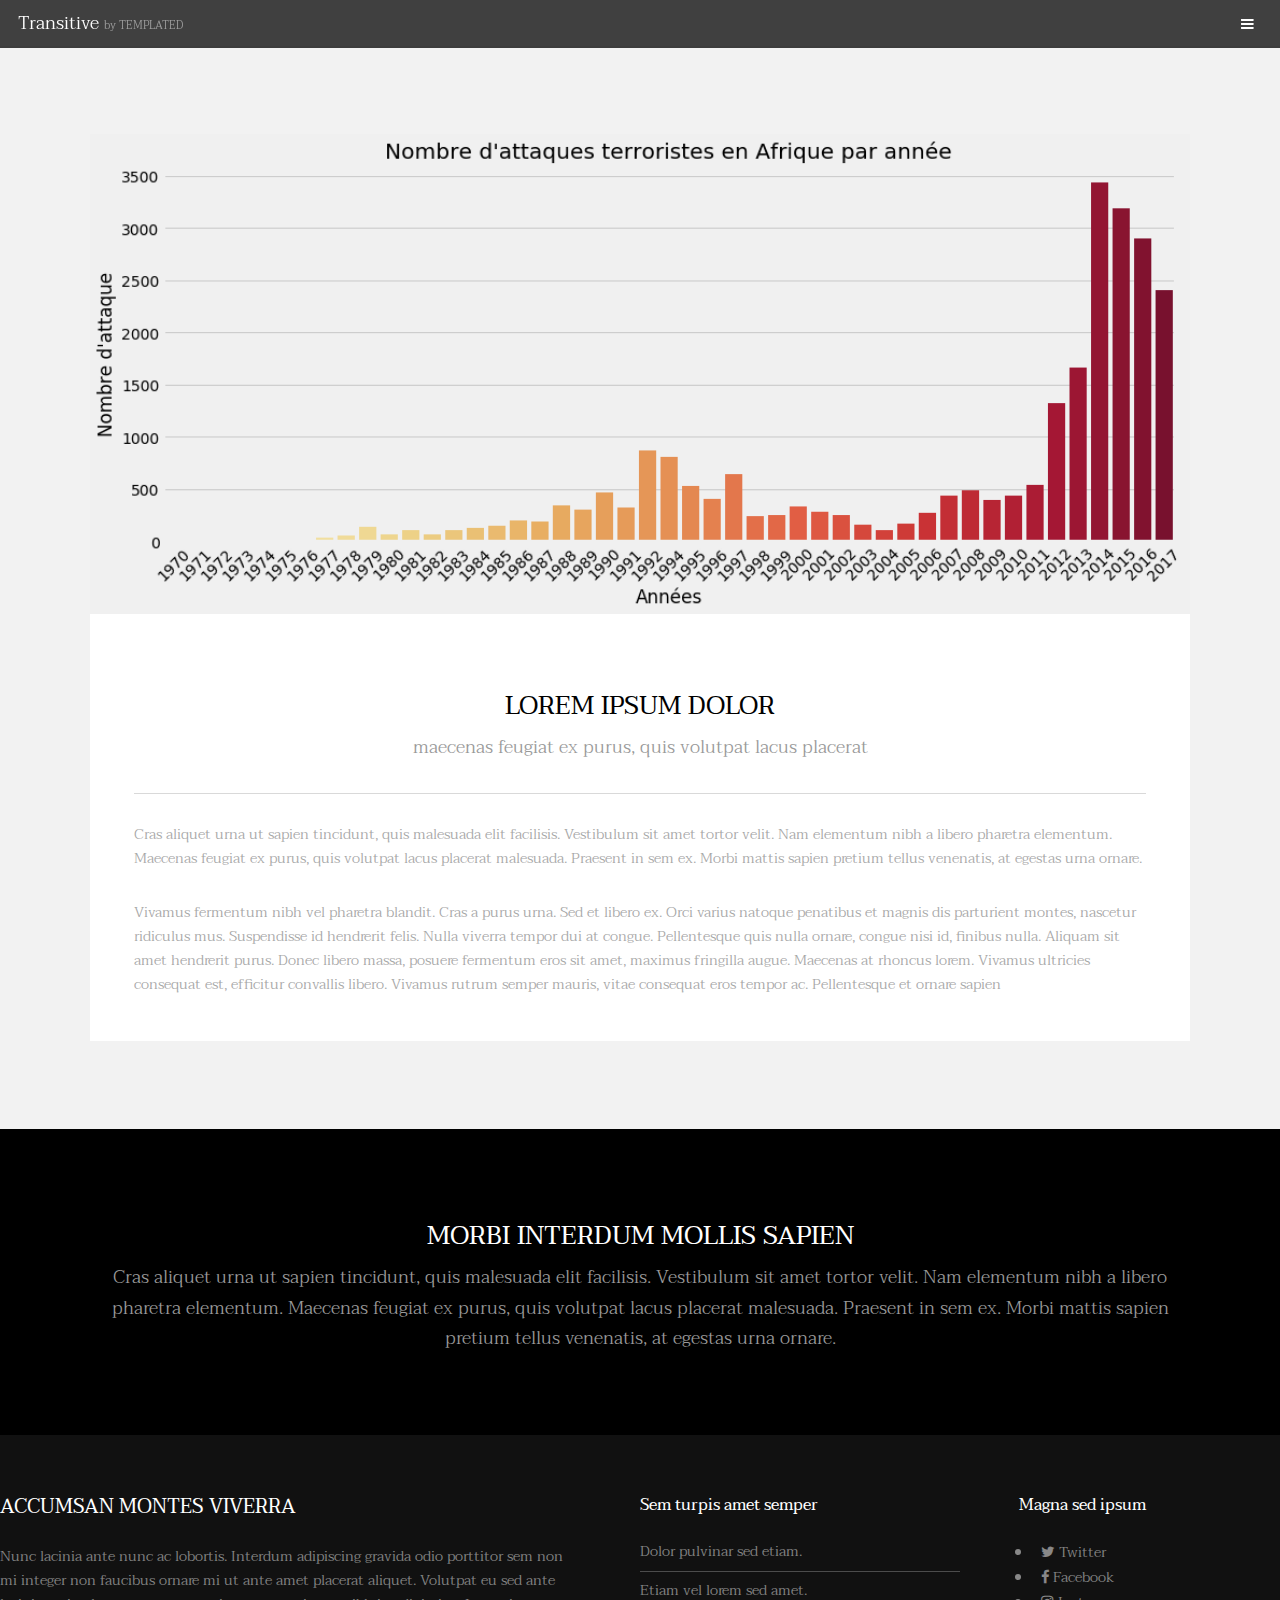
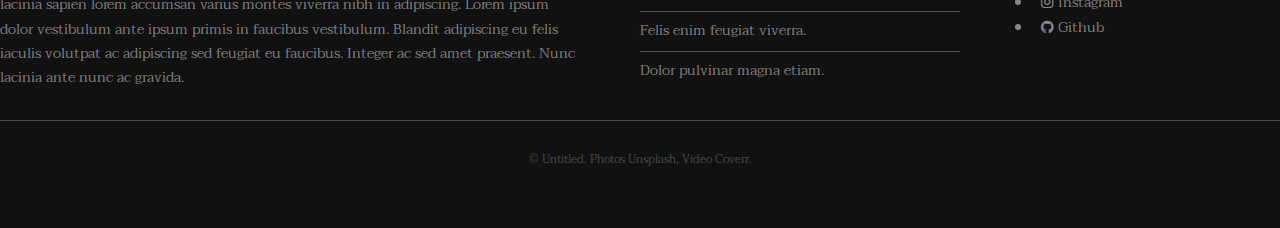
<file: generic.html>
<!DOCTYPE HTML>
<!--
	Transitive by TEMPLATED
	templated.co @templatedco
	Released for free under the Creative Commons Attribution 3.0 license (templated.co/license)
-->
<html>
	<head>
		<title>Generic - Transitive by TEMPLATED</title>
		<meta charset="utf-8" />
		<meta name="viewport" content="width=device-width, initial-scale=1" />
		<link rel="stylesheet" href="assets/css/main.css" />
	</head>
	<body class="subpage">

		<!-- Header -->
			<header id="header">
				<div class="logo"><a href="index.html">Transitive <span>by TEMPLATED</span></a></div>
				<a href="#menu" class="toggle"><span>Menu</span></a>
			</header>

		<!-- Nav -->
			<nav id="menu">
				<ul class="links">
					<li><a href="index.html">Home</a></li>
					<li><a href="generic.html">Generic</a></li>
					<li><a href="elements.html">Elements</a></li>
				</ul>
			</nav>

		<!-- One -->
			<section id="one" class="wrapper style2">
				<div class="inner">
					<div class="box">
						<div class="image fit">
							<img src="images/pic01.jpg" alt="" />
						</div>
						<div class="content">
							<header class="align-center">
								<h2>Lorem ipsum dolor</h2>
								<p>maecenas feugiat ex purus, quis volutpat lacus placerat</p>
							</header>
							<hr />
							<p> Cras aliquet urna ut sapien tincidunt, quis malesuada elit facilisis. Vestibulum sit amet tortor velit. Nam elementum nibh a libero pharetra elementum. Maecenas feugiat ex purus, quis volutpat lacus placerat malesuada. Praesent in sem ex. Morbi mattis sapien pretium tellus venenatis, at egestas urna ornare.</p>
							<p>Vivamus fermentum nibh vel pharetra blandit. Cras a purus urna. Sed et libero ex. Orci varius natoque penatibus et magnis dis parturient montes, nascetur ridiculus mus. Suspendisse id hendrerit felis. Nulla viverra tempor dui at congue. Pellentesque quis nulla ornare, congue nisi id, finibus nulla. Aliquam sit amet hendrerit purus. Donec libero massa, posuere fermentum eros sit amet, maximus fringilla augue. Maecenas at rhoncus lorem. Vivamus ultricies consequat est, efficitur convallis libero. Vivamus rutrum semper mauris, vitae consequat eros tempor ac. Pellentesque et ornare sapien</p>
						</div>
					</div>
				</div>
			</section>

		<!-- Four -->
			<section id="four" class="wrapper style3">
				<div class="inner">

					<header class="align-center">
						<h2>Morbi interdum mollis sapien</h2>
						<p>Cras aliquet urna ut sapien tincidunt, quis malesuada elit facilisis. Vestibulum sit amet tortor velit. Nam elementum nibh a libero pharetra elementum. Maecenas feugiat ex purus, quis volutpat lacus placerat malesuada. Praesent in sem ex. Morbi mattis sapien pretium tellus venenatis, at egestas urna ornare.</p>
					</header>

				</div>
			</section>

		<!-- Footer -->
			<footer id="footer">
				<div class="inner">
					<div class="content">
						<section>
							<h3>Accumsan montes viverra</h3>
							<p>Nunc lacinia ante nunc ac lobortis. Interdum adipiscing gravida odio porttitor sem non mi integer non faucibus ornare mi ut ante amet placerat aliquet. Volutpat eu sed ante lacinia sapien lorem accumsan varius montes viverra nibh in adipiscing. Lorem ipsum dolor vestibulum ante ipsum primis in faucibus vestibulum. Blandit adipiscing eu felis iaculis volutpat ac adipiscing sed feugiat eu faucibus. Integer ac sed amet praesent. Nunc lacinia ante nunc ac gravida.</p>
						</section>
						<section>
							<h4>Sem turpis amet semper</h4>
							<ul class="alt">
								<li><a href="#">Dolor pulvinar sed etiam.</a></li>
								<li><a href="#">Etiam vel lorem sed amet.</a></li>
								<li><a href="#">Felis enim feugiat viverra.</a></li>
								<li><a href="#">Dolor pulvinar magna etiam.</a></li>
							</ul>
						</section>
						<section>
							<h4>Magna sed ipsum</h4>
							<ul class="plain">
								<li><a href="#"><i class="icon fa-twitter">&nbsp;</i>Twitter</a></li>
								<li><a href="#"><i class="icon fa-facebook">&nbsp;</i>Facebook</a></li>
								<li><a href="#"><i class="icon fa-instagram">&nbsp;</i>Instagram</a></li>
								<li><a href="#"><i class="icon fa-github">&nbsp;</i>Github</a></li>
							</ul>
						</section>
					</div>
					<div class="copyright">
						&copy; Untitled. Photos <a href="https://unsplash.co">Unsplash</a>, Video <a href="https://coverr.co">Coverr</a>.
					</div>
				</div>
			</footer>
		
		<!-- Scripts -->
			<script src="assets/js/jquery.min.js"></script>
			<script src="assets/js/jquery.scrolly.min.js"></script>
			<script src="assets/js/jquery.scrollex.min.js"></script>
			<script src="assets/js/skel.min.js"></script>
			<script src="assets/js/util.js"></script>
			<script src="assets/js/main.js"></script>

	</body>
</html>
</file>
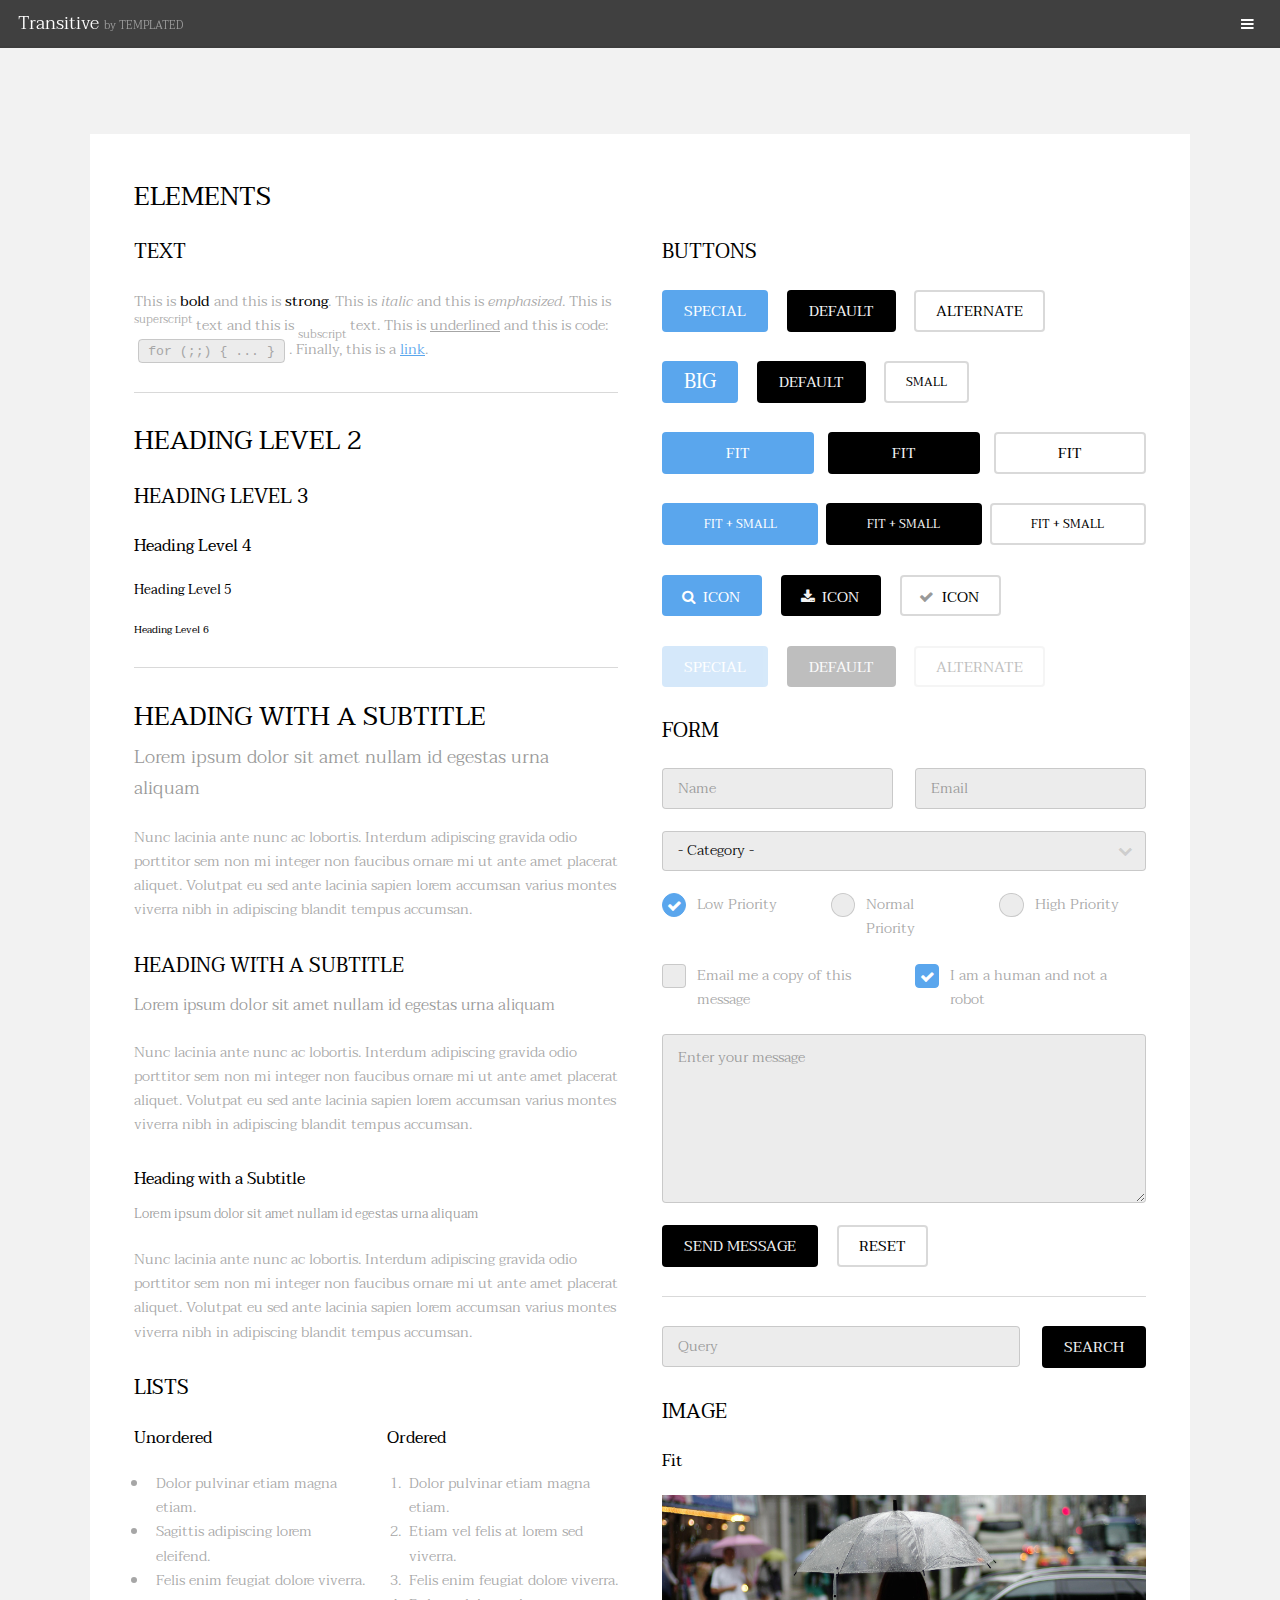
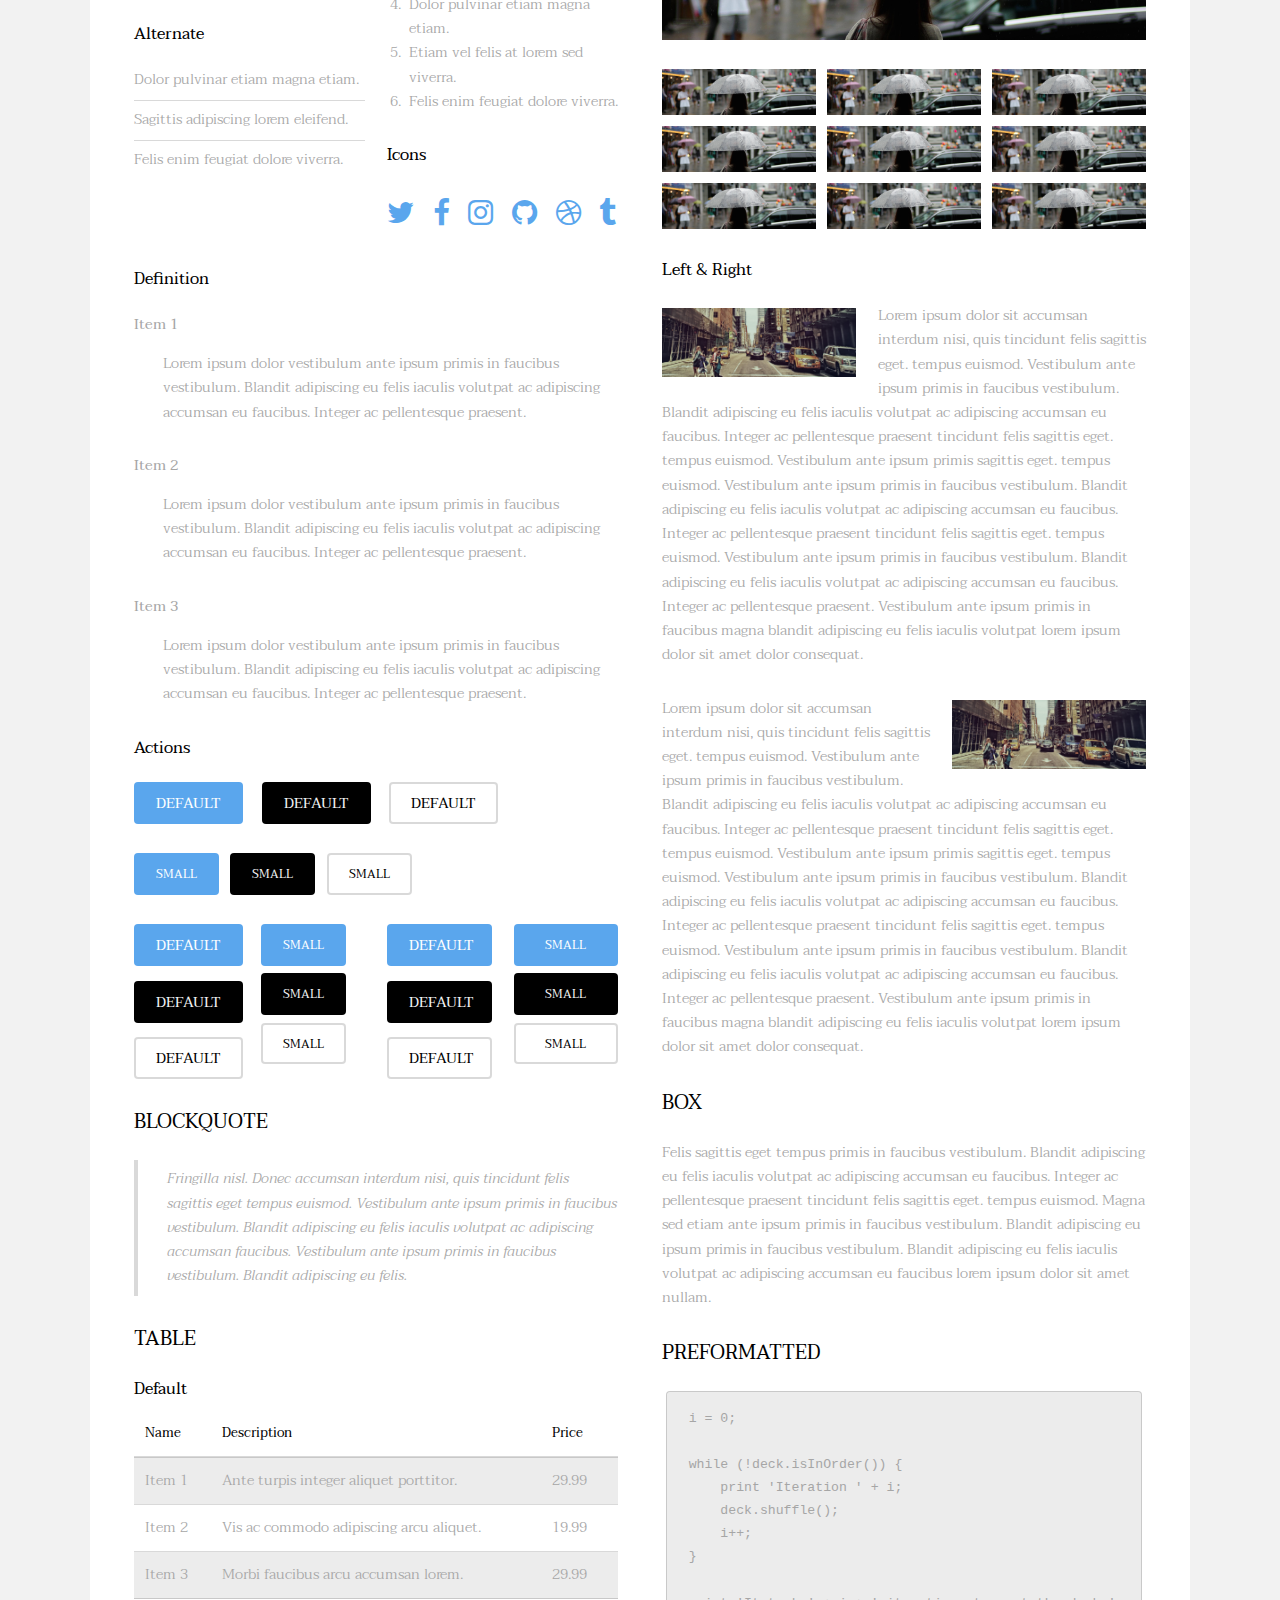
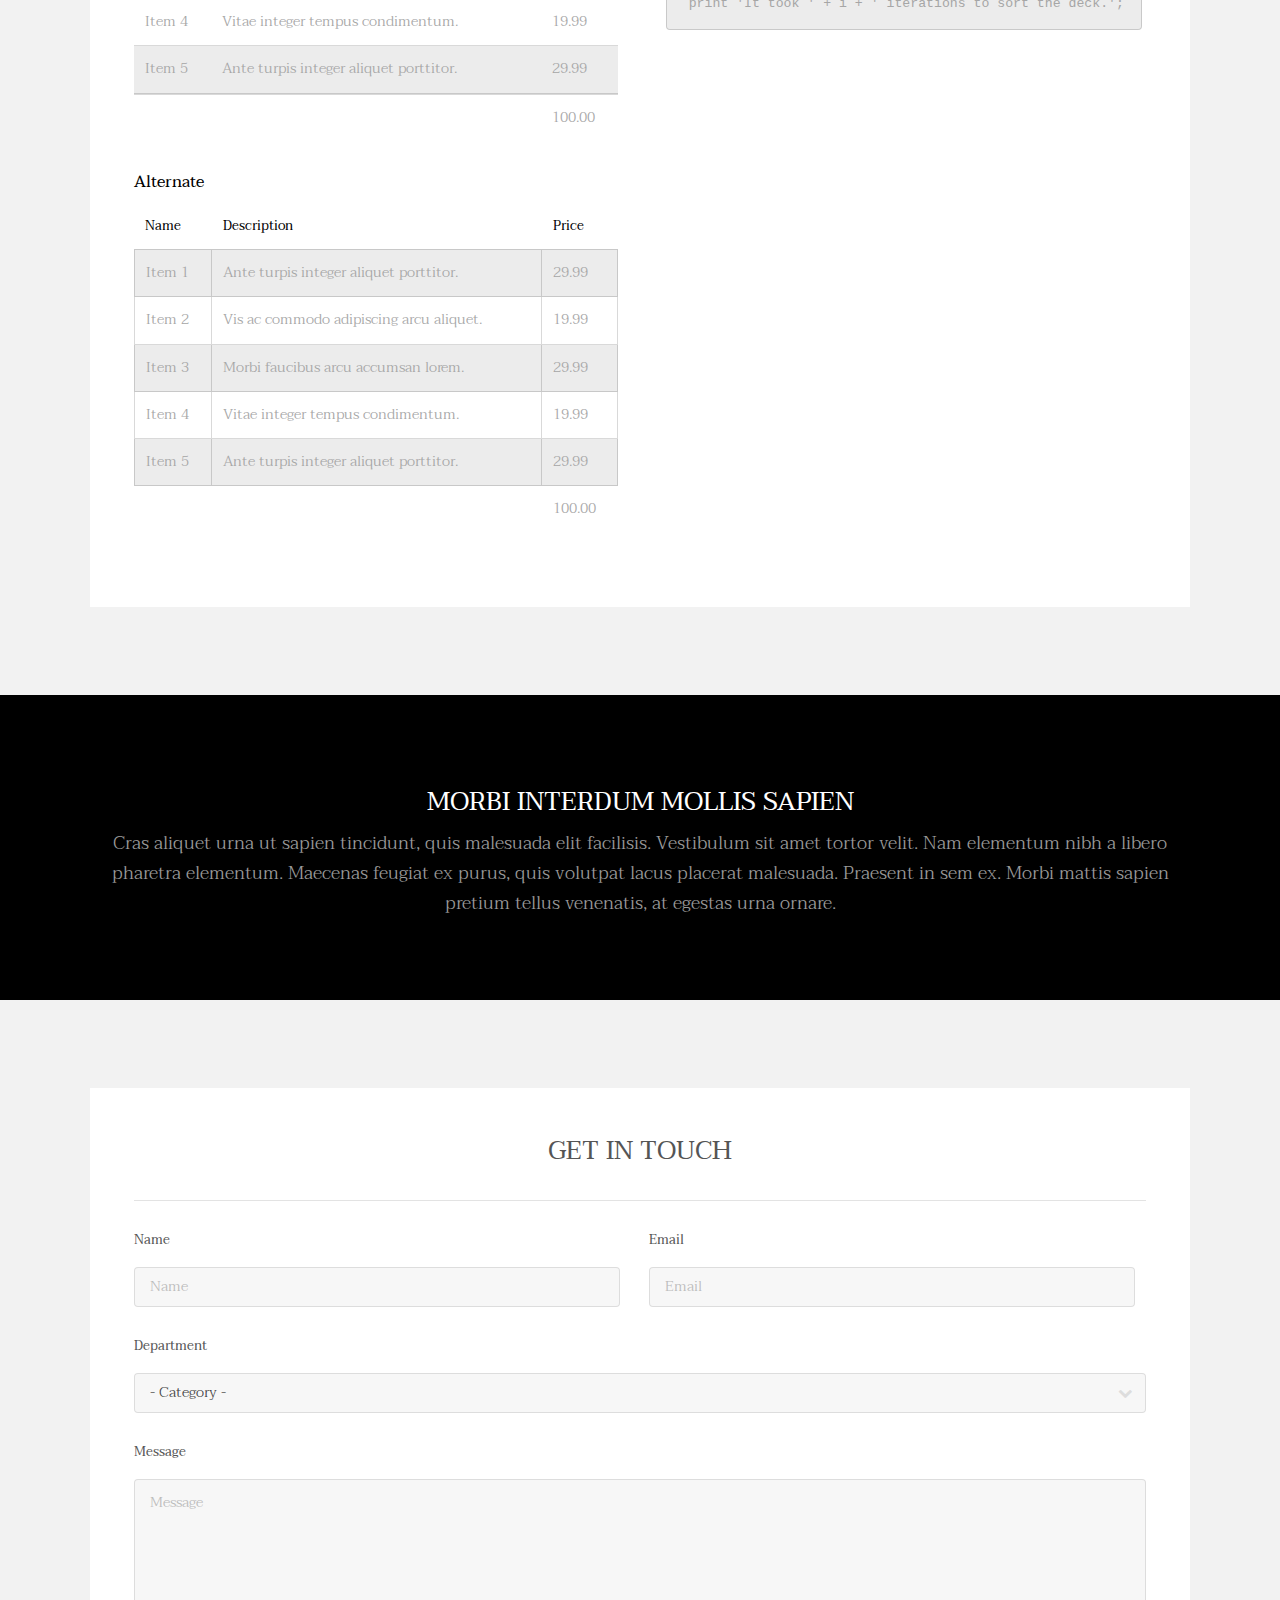
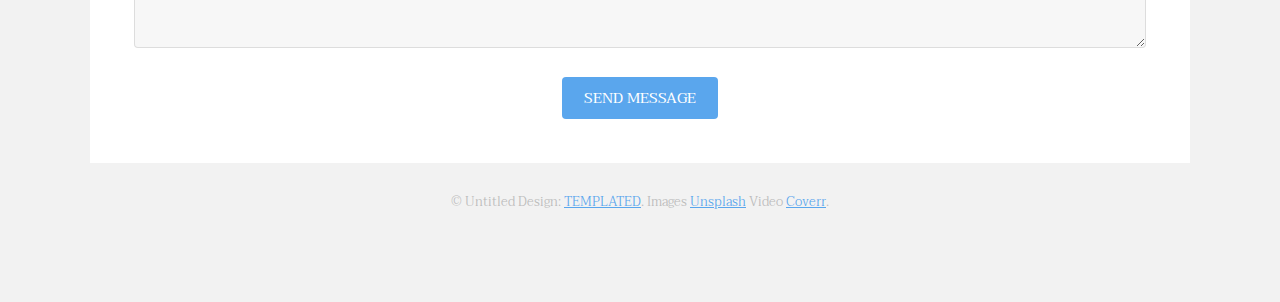
<file: templated-transitive/elements.html>
<!DOCTYPE HTML>
<!--
	Transitive by TEMPLATED
	templated.co @templatedco
	Released for free under the Creative Commons Attribution 3.0 license (templated.co/license)
-->
<html>
	<head>
		<title>Elements - Transitive by TEMPLATED</title>
		<meta charset="utf-8" />
		<meta name="viewport" content="width=device-width, initial-scale=1" />
		<link rel="stylesheet" href="assets/css/main.css" />
	</head>
	<body class="subpage">

		<!-- Header -->
			<header id="header">
				<div class="logo"><a href="index.html">Transitive <span>by TEMPLATED</span></a></div>
				<a href="#menu" class="toggle"><span>Menu</span></a>
			</header>

		<!-- Nav -->
			<nav id="menu">
				<ul class="links">
					<li><a href="index.html">Home</a></li>
					<li><a href="generic.html">Generic</a></li>
					<li><a href="elements.html">Elements</a></li>
				</ul>
			</nav>

		<!-- One -->
			<section id="one" class="wrapper style2">
				<div class="inner">
					<div class="box">
					<div class="content">

					<!-- Elements -->
						<h2 id="elements">Elements</h2>
						<div class="row 200%">
							<div class="6u 12u$(medium)">

								<!-- Text stuff -->
									<h3>Text</h3>
									<p>This is <b>bold</b> and this is <strong>strong</strong>. This is <i>italic</i> and this is <em>emphasized</em>.
									This is <sup>superscript</sup> text and this is <sub>subscript</sub> text.
									This is <u>underlined</u> and this is code: <code>for (;;) { ... }</code>.
									Finally, this is a <a href="#">link</a>.</p>
									<hr />
									<h2>Heading Level 2</h2>
									<h3>Heading Level 3</h3>
									<h4>Heading Level 4</h4>
									<h5>Heading Level 5</h5>
									<h6>Heading Level 6</h6>
									<hr />
									<header>
										<h2>Heading with a Subtitle</h2>
										<p>Lorem ipsum dolor sit amet nullam id egestas urna aliquam</p>
									</header>
									<p>Nunc lacinia ante nunc ac lobortis. Interdum adipiscing gravida odio porttitor sem non mi integer non faucibus ornare mi ut ante amet placerat aliquet. Volutpat eu sed ante lacinia sapien lorem accumsan varius montes viverra nibh in adipiscing blandit tempus accumsan.</p>
									<header>
										<h3>Heading with a Subtitle</h3>
										<p>Lorem ipsum dolor sit amet nullam id egestas urna aliquam</p>
									</header>
									<p>Nunc lacinia ante nunc ac lobortis. Interdum adipiscing gravida odio porttitor sem non mi integer non faucibus ornare mi ut ante amet placerat aliquet. Volutpat eu sed ante lacinia sapien lorem accumsan varius montes viverra nibh in adipiscing blandit tempus accumsan.</p>
									<header>
										<h4>Heading with a Subtitle</h4>
										<p>Lorem ipsum dolor sit amet nullam id egestas urna aliquam</p>
									</header>
									<p>Nunc lacinia ante nunc ac lobortis. Interdum adipiscing gravida odio porttitor sem non mi integer non faucibus ornare mi ut ante amet placerat aliquet. Volutpat eu sed ante lacinia sapien lorem accumsan varius montes viverra nibh in adipiscing blandit tempus accumsan.</p>

								<!-- Lists -->
									<h3>Lists</h3>
									<div class="row">
										<div class="6u 12u$(small)">

											<h4>Unordered</h4>
											<ul>
												<li>Dolor pulvinar etiam magna etiam.</li>
												<li>Sagittis adipiscing lorem eleifend.</li>
												<li>Felis enim feugiat dolore viverra.</li>
											</ul>

											<h4>Alternate</h4>
											<ul class="alt">
												<li>Dolor pulvinar etiam magna etiam.</li>
												<li>Sagittis adipiscing lorem eleifend.</li>
												<li>Felis enim feugiat dolore viverra.</li>
											</ul>

										</div>
										<div class="6u$ 12u$(small)">

											<h4>Ordered</h4>
											<ol>
												<li>Dolor pulvinar etiam magna etiam.</li>
												<li>Etiam vel felis at lorem sed viverra.</li>
												<li>Felis enim feugiat dolore viverra.</li>
												<li>Dolor pulvinar etiam magna etiam.</li>
												<li>Etiam vel felis at lorem sed viverra.</li>
												<li>Felis enim feugiat dolore viverra.</li>
											</ol>

											<h4>Icons</h4>
											<ul class="icons">
												<li><a href="#" class="icon fa-twitter"><span class="label">Twitter</span></a></li>
												<li><a href="#" class="icon fa-facebook"><span class="label">Facebook</span></a></li>
												<li><a href="#" class="icon fa-instagram"><span class="label">Instagram</span></a></li>
												<li><a href="#" class="icon fa-github"><span class="label">Github</span></a></li>
												<li><a href="#" class="icon fa-dribbble"><span class="label">Dribbble</span></a></li>
												<li><a href="#" class="icon fa-tumblr"><span class="label">Tumblr</span></a></li>
											</ul>

										</div>
									</div>
									<h4>Definition</h4>
									<dl>
										<dt>Item 1</dt>
										<dd>
											<p>Lorem ipsum dolor vestibulum ante ipsum primis in faucibus vestibulum. Blandit adipiscing eu felis iaculis volutpat ac adipiscing accumsan eu faucibus. Integer ac pellentesque praesent.</p>
										</dd>
										<dt>Item 2</dt>
										<dd>
											<p>Lorem ipsum dolor vestibulum ante ipsum primis in faucibus vestibulum. Blandit adipiscing eu felis iaculis volutpat ac adipiscing accumsan eu faucibus. Integer ac pellentesque praesent.</p>
										</dd>
										<dt>Item 3</dt>
										<dd>
											<p>Lorem ipsum dolor vestibulum ante ipsum primis in faucibus vestibulum. Blandit adipiscing eu felis iaculis volutpat ac adipiscing accumsan eu faucibus. Integer ac pellentesque praesent.</p>
										</dd>
									</dl>

									<h4>Actions</h4>
									<ul class="actions">
										<li><a href="#" class="button special">Default</a></li>
										<li><a href="#" class="button">Default</a></li>
										<li><a href="#" class="button alt">Default</a></li>
									</ul>
									<ul class="actions small">
										<li><a href="#" class="button special small">Small</a></li>
										<li><a href="#" class="button small">Small</a></li>
										<li><a href="#" class="button alt small">Small</a></li>
									</ul>
									<div class="row">
										<div class="3u 12u$(small)">
											<ul class="actions vertical">
												<li><a href="#" class="button special">Default</a></li>
												<li><a href="#" class="button">Default</a></li>
												<li><a href="#" class="button alt">Default</a></li>
											</ul>
										</div>
										<div class="3u 12u$(small)">
											<ul class="actions vertical small">
												<li><a href="#" class="button special small">Small</a></li>
												<li><a href="#" class="button small">Small</a></li>
												<li><a href="#" class="button alt small">Small</a></li>
											</ul>
										</div>
										<div class="3u 12u$(small)">
											<ul class="actions vertical">
												<li><a href="#" class="button special fit">Default</a></li>
												<li><a href="#" class="button fit">Default</a></li>
												<li><a href="#" class="button alt fit">Default</a></li>
											</ul>
										</div>
										<div class="3u$ 12u$(small)">
											<ul class="actions vertical small">
												<li><a href="#" class="button special small fit">Small</a></li>
												<li><a href="#" class="button small fit">Small</a></li>
												<li><a href="#" class="button alt small fit">Small</a></li>
											</ul>
										</div>
									</div>

								<!-- Blockquote -->
									<h3>Blockquote</h3>
									<blockquote>Fringilla nisl. Donec accumsan interdum nisi, quis tincidunt felis sagittis eget tempus euismod. Vestibulum ante ipsum primis in faucibus vestibulum. Blandit adipiscing eu felis iaculis volutpat ac adipiscing accumsan faucibus. Vestibulum ante ipsum primis in faucibus vestibulum. Blandit adipiscing eu felis.</blockquote>

								<!-- Table -->
									<h3>Table</h3>

									<h4>Default</h4>
									<div class="table-wrapper">
										<table>
											<thead>
												<tr>
													<th>Name</th>
													<th>Description</th>
													<th>Price</th>
												</tr>
											</thead>
											<tbody>
												<tr>
													<td>Item 1</td>
													<td>Ante turpis integer aliquet porttitor.</td>
													<td>29.99</td>
												</tr>
												<tr>
													<td>Item 2</td>
													<td>Vis ac commodo adipiscing arcu aliquet.</td>
													<td>19.99</td>
												</tr>
												<tr>
													<td>Item 3</td>
													<td> Morbi faucibus arcu accumsan lorem.</td>
													<td>29.99</td>
												</tr>
												<tr>
													<td>Item 4</td>
													<td>Vitae integer tempus condimentum.</td>
													<td>19.99</td>
												</tr>
												<tr>
													<td>Item 5</td>
													<td>Ante turpis integer aliquet porttitor.</td>
													<td>29.99</td>
												</tr>
											</tbody>
											<tfoot>
												<tr>
													<td colspan="2"></td>
													<td>100.00</td>
												</tr>
											</tfoot>
										</table>
									</div>

									<h4>Alternate</h4>
									<div class="table-wrapper">
										<table class="alt">
											<thead>
												<tr>
													<th>Name</th>
													<th>Description</th>
													<th>Price</th>
												</tr>
											</thead>
											<tbody>
												<tr>
													<td>Item 1</td>
													<td>Ante turpis integer aliquet porttitor.</td>
													<td>29.99</td>
												</tr>
												<tr>
													<td>Item 2</td>
													<td>Vis ac commodo adipiscing arcu aliquet.</td>
													<td>19.99</td>
												</tr>
												<tr>
													<td>Item 3</td>
													<td> Morbi faucibus arcu accumsan lorem.</td>
													<td>29.99</td>
												</tr>
												<tr>
													<td>Item 4</td>
													<td>Vitae integer tempus condimentum.</td>
													<td>19.99</td>
												</tr>
												<tr>
													<td>Item 5</td>
													<td>Ante turpis integer aliquet porttitor.</td>
													<td>29.99</td>
												</tr>
											</tbody>
											<tfoot>
												<tr>
													<td colspan="2"></td>
													<td>100.00</td>
												</tr>
											</tfoot>
										</table>
									</div>

							</div>
							<div class="6u$ 12u$(medium)">

								<!-- Buttons -->
									<h3>Buttons</h3>
									<ul class="actions">
										<li><a href="#" class="button special">Special</a></li>
										<li><a href="#" class="button">Default</a></li>
										<li><a href="#" class="button alt">Alternate</a></li>
									</ul>
									<ul class="actions">
										<li><a href="#" class="button special big">Big</a></li>
										<li><a href="#" class="button">Default</a></li>
										<li><a href="#" class="button alt small">Small</a></li>
									</ul>
									<ul class="actions fit">
										<li><a href="#" class="button special fit">Fit</a></li>
										<li><a href="#" class="button fit">Fit</a></li>
										<li><a href="#" class="button alt fit">Fit</a></li>
									</ul>
									<ul class="actions fit small">
										<li><a href="#" class="button special fit small">Fit + Small</a></li>
										<li><a href="#" class="button fit small">Fit + Small</a></li>
										<li><a href="#" class="button alt fit small">Fit + Small</a></li>
									</ul>
									<ul class="actions">
										<li><a href="#" class="button special icon fa-search">Icon</a></li>
										<li><a href="#" class="button icon fa-download">Icon</a></li>
										<li><a href="#" class="button alt icon fa-check">Icon</a></li>
									</ul>
									<ul class="actions">
										<li><span class="button special disabled">Special</span></li>
										<li><span class="button disabled">Default</span></li>
										<li><span class="button alt disabled">Alternate</span></li>
									</ul>

								<!-- Form -->
									<h3>Form</h3>

									<form method="post" action="#">
										<div class="row uniform">
											<div class="6u 12u$(xsmall)">
												<input type="text" name="demo-name" id="demo-name" value="" placeholder="Name" />
											</div>
											<div class="6u$ 12u$(xsmall)">
												<input type="email" name="demo-email" id="demo-email" value="" placeholder="Email" />
											</div>
											<!-- Break -->
											<div class="12u$">
												<div class="select-wrapper">
													<select name="demo-category" id="demo-category">
														<option value="">- Category -</option>
														<option value="1">Manufacturing</option>
														<option value="1">Shipping</option>
														<option value="1">Administration</option>
														<option value="1">Human Resources</option>
													</select>
												</div>
											</div>
											<!-- Break -->
											<div class="4u 12u$(small)">
												<input type="radio" id="demo-priority-low" name="demo-priority" checked>
												<label for="demo-priority-low">Low Priority</label>
											</div>
											<div class="4u 12u$(small)">
												<input type="radio" id="demo-priority-normal" name="demo-priority">
												<label for="demo-priority-normal">Normal Priority</label>
											</div>
											<div class="4u$ 12u$(small)">
												<input type="radio" id="demo-priority-high" name="demo-priority">
												<label for="demo-priority-high">High Priority</label>
											</div>
											<!-- Break -->
											<div class="6u 12u$(small)">
												<input type="checkbox" id="demo-copy" name="demo-copy">
												<label for="demo-copy">Email me a copy of this message</label>
											</div>
											<div class="6u$ 12u$(small)">
												<input type="checkbox" id="demo-human" name="demo-human" checked>
												<label for="demo-human">I am a human and not a robot</label>
											</div>
											<!-- Break -->
											<div class="12u$">
												<textarea name="demo-message" id="demo-message" placeholder="Enter your message" rows="6"></textarea>
											</div>
											<!-- Break -->
											<div class="12u$">
												<ul class="actions">
													<li><input type="submit" value="Send Message" /></li>
													<li><input type="reset" value="Reset" class="alt" /></li>
												</ul>
											</div>
										</div>
									</form>

									<hr />

									<form method="post" action="#">
										<div class="row uniform">
											<div class="9u 12u$(small)">
												<input type="text" name="query" id="query" value="" placeholder="Query" />
											</div>
											<div class="3u$ 12u$(small)">
												<input type="submit" value="Search" class="fit" />
											</div>
										</div>
									</form>

								<!-- Image -->
									<h3>Image</h3>

									<h4>Fit</h4>
									<span class="image fit"><img src="images/pic01.jpg" alt="" /></span>
									<div class="box alt">
										<div class="row 50% uniform">
											<div class="4u"><span class="image fit"><img src="images/pic01.jpg" alt="" /></span></div>
											<div class="4u"><span class="image fit"><img src="images/pic01.jpg" alt="" /></span></div>
											<div class="4u$"><span class="image fit"><img src="images/pic01.jpg" alt="" /></span></div>
											<!-- Break -->
											<div class="4u"><span class="image fit"><img src="images/pic01.jpg" alt="" /></span></div>
											<div class="4u"><span class="image fit"><img src="images/pic01.jpg" alt="" /></span></div>
											<div class="4u$"><span class="image fit"><img src="images/pic01.jpg" alt="" /></span></div>
											<!-- Break -->
											<div class="4u"><span class="image fit"><img src="images/pic01.jpg" alt="" /></span></div>
											<div class="4u"><span class="image fit"><img src="images/pic01.jpg" alt="" /></span></div>
											<div class="4u$"><span class="image fit"><img src="images/pic01.jpg" alt="" /></span></div>
										</div>
									</div>

									<h4>Left &amp; Right</h4>
									<p><span class="image left"><img src="images/pic02.jpg" alt="" /></span>Lorem ipsum dolor sit accumsan interdum nisi, quis tincidunt felis sagittis eget. tempus euismod. Vestibulum ante ipsum primis in faucibus vestibulum. Blandit adipiscing eu felis iaculis volutpat ac adipiscing accumsan eu faucibus. Integer ac pellentesque praesent tincidunt felis sagittis eget. tempus euismod. Vestibulum ante ipsum primis sagittis eget. tempus euismod. Vestibulum ante ipsum primis in faucibus vestibulum. Blandit adipiscing eu felis iaculis volutpat ac adipiscing accumsan eu faucibus. Integer ac pellentesque praesent tincidunt felis sagittis eget. tempus euismod. Vestibulum ante ipsum primis in faucibus vestibulum. Blandit adipiscing eu felis iaculis volutpat ac adipiscing accumsan eu faucibus. Integer ac pellentesque praesent. Vestibulum ante ipsum primis in faucibus magna blandit adipiscing eu felis iaculis volutpat lorem ipsum dolor sit amet dolor consequat.</p>
									<p><span class="image right"><img src="images/pic02.jpg" alt="" /></span>Lorem ipsum dolor sit accumsan interdum nisi, quis tincidunt felis sagittis eget. tempus euismod. Vestibulum ante ipsum primis in faucibus vestibulum. Blandit adipiscing eu felis iaculis volutpat ac adipiscing accumsan eu faucibus. Integer ac pellentesque praesent tincidunt felis sagittis eget. tempus euismod. Vestibulum ante ipsum primis sagittis eget. tempus euismod. Vestibulum ante ipsum primis in faucibus vestibulum. Blandit adipiscing eu felis iaculis volutpat ac adipiscing accumsan eu faucibus. Integer ac pellentesque praesent tincidunt felis sagittis eget. tempus euismod. Vestibulum ante ipsum primis in faucibus vestibulum. Blandit adipiscing eu felis iaculis volutpat ac adipiscing accumsan eu faucibus. Integer ac pellentesque praesent. Vestibulum ante ipsum primis in faucibus magna blandit adipiscing eu felis iaculis volutpat lorem ipsum dolor sit amet dolor consequat.</p>

								<!-- Box -->
									<h3>Box</h3>
									<div class="box">
										<p>Felis sagittis eget tempus primis in faucibus vestibulum. Blandit adipiscing eu felis iaculis volutpat ac adipiscing accumsan eu faucibus. Integer ac pellentesque praesent tincidunt felis sagittis eget. tempus euismod. Magna sed etiam ante ipsum primis in faucibus vestibulum. Blandit adipiscing eu ipsum primis in faucibus vestibulum. Blandit adipiscing eu felis iaculis volutpat ac adipiscing accumsan eu faucibus lorem ipsum dolor sit amet nullam.</p>
									</div>

								<!-- Preformatted Code -->
									<h3>Preformatted</h3>
									<pre><code>i = 0;

while (!deck.isInOrder()) {
    print 'Iteration ' + i;
    deck.shuffle();
    i++;
}

print 'It took ' + i + ' iterations to sort the deck.';
</code></pre>

							</div>
						</div>
						</div>
					</div>
				</div>
			</section>

		<!-- Four -->
			<section id="four" class="wrapper style3">
				<div class="inner">

					<header class="align-center">
						<h2>Morbi interdum mollis sapien</h2>
						<p>Cras aliquet urna ut sapien tincidunt, quis malesuada elit facilisis. Vestibulum sit amet tortor velit. Nam elementum nibh a libero pharetra elementum. Maecenas feugiat ex purus, quis volutpat lacus placerat malesuada. Praesent in sem ex. Morbi mattis sapien pretium tellus venenatis, at egestas urna ornare.</p>
					</header>

				</div>
			</section>

		<!-- Footer -->
			<footer id="footer" class="wrapper">
				<div class="inner">
					<section>
						<div class="box">
							<div class="content">
								<h2 class="align-center">Get in Touch</h2>
								<hr />
								<form action="#" method="post">
									<div class="field half first">
										<label for="name">Name</label>
										<input name="name" id="name" type="text" placeholder="Name">
									</div>
									<div class="field half">
										<label for="email">Email</label>
										<input name="email" id="email" type="email" placeholder="Email">
									</div>
									<div class="field">
										<label for="dept">Department</label>
										<div class="select-wrapper">
											<select name="dept" id="dept">
												<option value="">- Category -</option>
												<option value="1">Manufacturing</option>
												<option value="1">Shipping</option>
												<option value="1">Administration</option>
												<option value="1">Human Resources</option>
											</select>
										</div>
									</div>
									<div class="field">
										<label for="message">Message</label>
										<textarea name="message" id="message" rows="6" placeholder="Message"></textarea>
									</div>
									<ul class="actions align-center">
										<li><input value="Send Message" class="button special" type="submit"></li>
									</ul>
								</form>
							</div>
						</div>
					</section>
					<div class="copyright">
						&copy; Untitled Design: <a href="https://templated.co/">TEMPLATED</a>. Images <a href="https://unsplash.com/">Unsplash</a> Video <a href="http://coverr.co/">Coverr</a>.
					</div>
				</div>
			</footer>

		<!-- Scripts -->
			<script src="assets/js/jquery.min.js"></script>
			<script src="assets/js/jquery.scrolly.min.js"></script>
			<script src="assets/js/jquery.scrollex.min.js"></script>
			<script src="assets/js/skel.min.js"></script>
			<script src="assets/js/util.js"></script>
			<script src="assets/js/main.js"></script>

	</body>
</html>
</file>
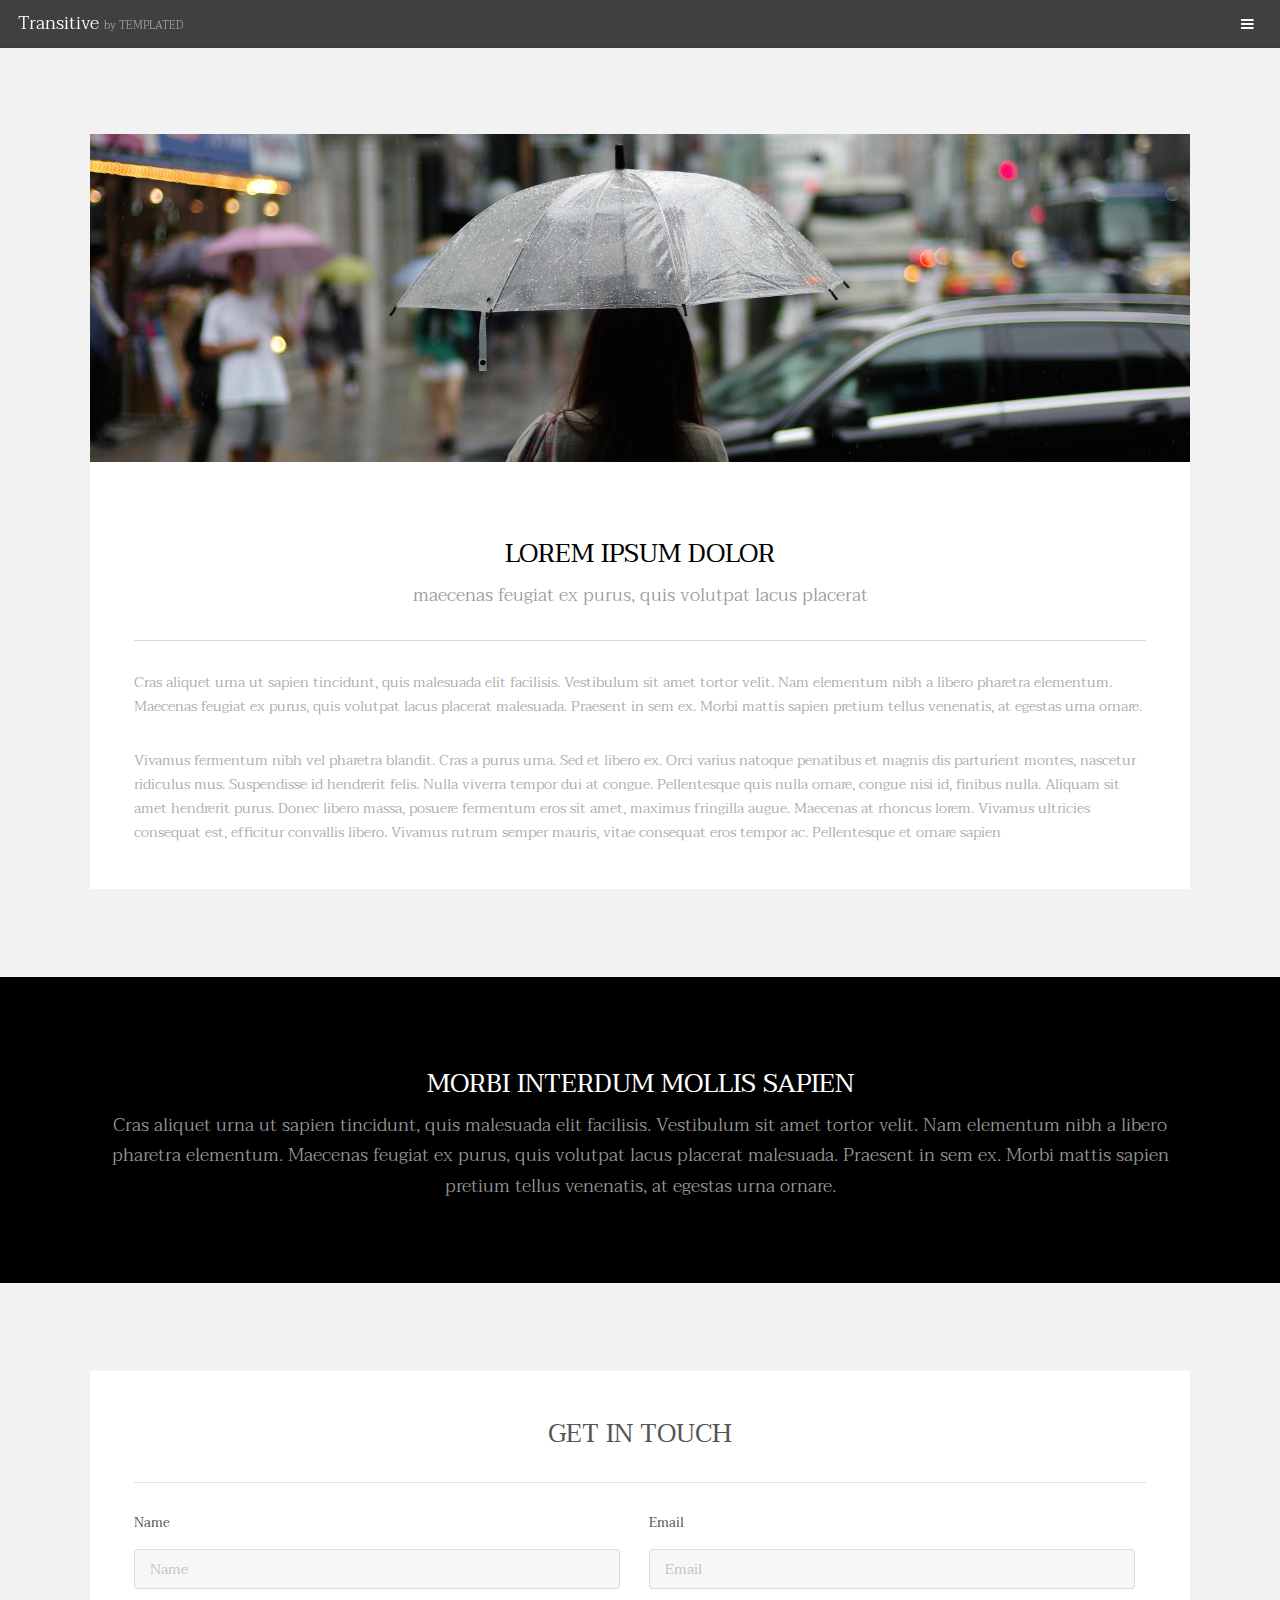
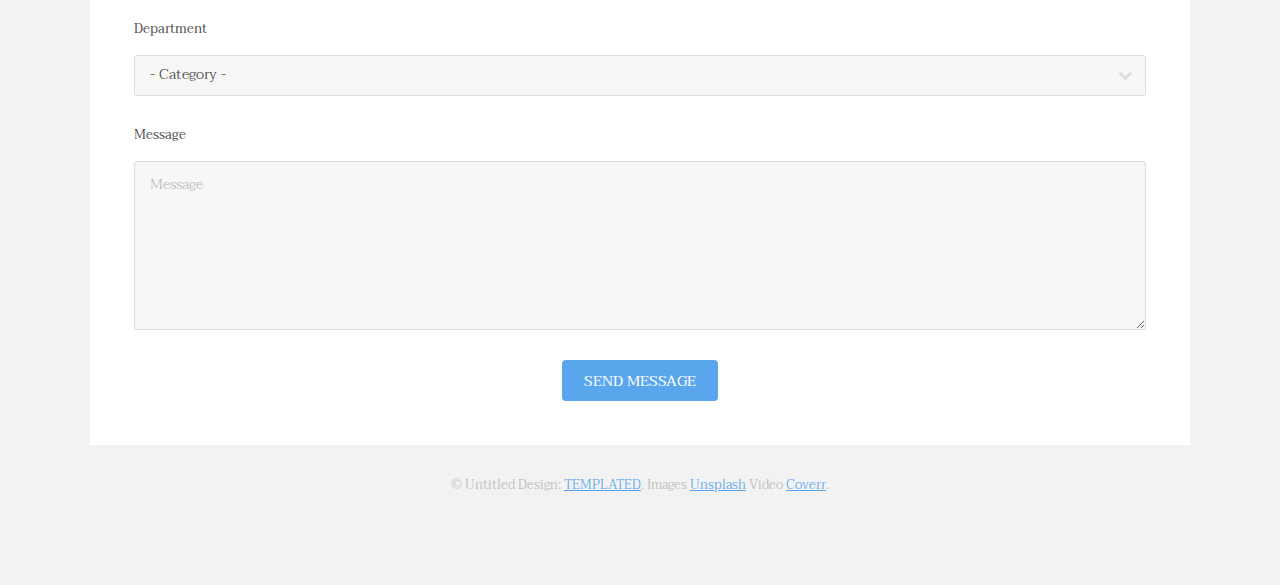
<file: templated-transitive/generic.html>
<!DOCTYPE HTML>
<!--
	Transitive by TEMPLATED
	templated.co @templatedco
	Released for free under the Creative Commons Attribution 3.0 license (templated.co/license)
-->
<html>
	<head>
		<title>Generic - Transitive by TEMPLATED</title>
		<meta charset="utf-8" />
		<meta name="viewport" content="width=device-width, initial-scale=1" />
		<link rel="stylesheet" href="assets/css/main.css" />
	</head>
	<body class="subpage">

		<!-- Header -->
			<header id="header">
				<div class="logo"><a href="index.html">Transitive <span>by TEMPLATED</span></a></div>
				<a href="#menu" class="toggle"><span>Menu</span></a>
			</header>

		<!-- Nav -->
			<nav id="menu">
				<ul class="links">
					<li><a href="index.html">Home</a></li>
					<li><a href="generic.html">Generic</a></li>
					<li><a href="elements.html">Elements</a></li>
				</ul>
			</nav>

		<!-- One -->
			<section id="one" class="wrapper style2">
				<div class="inner">
					<div class="box">
						<div class="image fit">
							<img src="images/pic01.jpg" alt="" />
						</div>
						<div class="content">
							<header class="align-center">
								<h2>Lorem ipsum dolor</h2>
								<p>maecenas feugiat ex purus, quis volutpat lacus placerat</p>
							</header>
							<hr />
							<p> Cras aliquet urna ut sapien tincidunt, quis malesuada elit facilisis. Vestibulum sit amet tortor velit. Nam elementum nibh a libero pharetra elementum. Maecenas feugiat ex purus, quis volutpat lacus placerat malesuada. Praesent in sem ex. Morbi mattis sapien pretium tellus venenatis, at egestas urna ornare.</p>
							<p>Vivamus fermentum nibh vel pharetra blandit. Cras a purus urna. Sed et libero ex. Orci varius natoque penatibus et magnis dis parturient montes, nascetur ridiculus mus. Suspendisse id hendrerit felis. Nulla viverra tempor dui at congue. Pellentesque quis nulla ornare, congue nisi id, finibus nulla. Aliquam sit amet hendrerit purus. Donec libero massa, posuere fermentum eros sit amet, maximus fringilla augue. Maecenas at rhoncus lorem. Vivamus ultricies consequat est, efficitur convallis libero. Vivamus rutrum semper mauris, vitae consequat eros tempor ac. Pellentesque et ornare sapien</p>
						</div>
					</div>
				</div>
			</section>

		<!-- Four -->
			<section id="four" class="wrapper style3">
				<div class="inner">

					<header class="align-center">
						<h2>Morbi interdum mollis sapien</h2>
						<p>Cras aliquet urna ut sapien tincidunt, quis malesuada elit facilisis. Vestibulum sit amet tortor velit. Nam elementum nibh a libero pharetra elementum. Maecenas feugiat ex purus, quis volutpat lacus placerat malesuada. Praesent in sem ex. Morbi mattis sapien pretium tellus venenatis, at egestas urna ornare.</p>
					</header>

				</div>
			</section>

		<!-- Footer -->
			<footer id="footer" class="wrapper">
				<div class="inner">
					<section>
						<div class="box">
							<div class="content">
								<h2 class="align-center">Get in Touch</h2>
								<hr />
								<form action="#" method="post">
									<div class="field half first">
										<label for="name">Name</label>
										<input name="name" id="name" type="text" placeholder="Name">
									</div>
									<div class="field half">
										<label for="email">Email</label>
										<input name="email" id="email" type="email" placeholder="Email">
									</div>
									<div class="field">
										<label for="dept">Department</label>
										<div class="select-wrapper">
											<select name="dept" id="dept">
												<option value="">- Category -</option>
												<option value="1">Manufacturing</option>
												<option value="1">Shipping</option>
												<option value="1">Administration</option>
												<option value="1">Human Resources</option>
											</select>
										</div>
									</div>
									<div class="field">
										<label for="message">Message</label>
										<textarea name="message" id="message" rows="6" placeholder="Message"></textarea>
									</div>
									<ul class="actions align-center">
										<li><input value="Send Message" class="button special" type="submit"></li>
									</ul>
								</form>
							</div>
						</div>
					</section>
					<div class="copyright">
						&copy; Untitled Design: <a href="https://templated.co/">TEMPLATED</a>. Images <a href="https://unsplash.com/">Unsplash</a> Video <a href="http://coverr.co/">Coverr</a>.
					</div>
				</div>
			</footer>

		<!-- Scripts -->
			<script src="assets/js/jquery.min.js"></script>
			<script src="assets/js/jquery.scrolly.min.js"></script>
			<script src="assets/js/jquery.scrollex.min.js"></script>
			<script src="assets/js/skel.min.js"></script>
			<script src="assets/js/util.js"></script>
			<script src="assets/js/main.js"></script>

	</body>
</html>
</file>
<file: assets/css/main.css>
@charset "UTF-8";
@import url(font-awesome.min.css);
@import url("https://fonts.googleapis.com/css?family=Taviraj:300,400,700,300i,400i,700i");

/*
	Transitive by TEMPLATED
	templated.co @templatedco
	Released for free under the Creative Commons Attribution 3.0 license (templated.co/license)
*/

/* Reset */

	html, body, div, span, applet, object, iframe, h1, h2, h3, h4, h5, h6, p, blockquote, pre, a, abbr, acronym, address, big, cite, code, del, dfn, em, img, ins, kbd, q, s, samp, small, strike, strong, sub, sup, tt, var, b, u, i, center, dl, dt, dd, ol, ul, li, fieldset, form, label, legend, table, caption, tbody, tfoot, thead, tr, th, td, article, aside, canvas, details, embed, figure, figcaption, footer, header, hgroup, menu, nav, output, ruby, section, summary, time, mark, audio, video {
		margin: 0;
		padding: 0;
		border: 0;
		font-size: 100%;
		font: inherit;
		vertical-align: baseline;
	}

	article, aside, details, figcaption, figure, footer, header, hgroup, menu, nav, section {
		display: block;
	}

	body {
		line-height: 1;
	}

	ol, ul {
		list-style: none;
	}

	blockquote, q {
		quotes: none;
	}

	blockquote:before, blockquote:after, q:before, q:after {
		content: '';
		content: none;
	}

	table {
		border-collapse: collapse;
		border-spacing: 0;
	}

	body {
		-webkit-text-size-adjust: none;
	}

/* Box Model */

	*, *:before, *:after {
		-moz-box-sizing: border-box;
		-webkit-box-sizing: border-box;
		box-sizing: border-box;
	}

/* Containers */

	.container {
		margin-left: auto;
		margin-right: auto;
	}

	.container.\31 25\25 {
		width: 100%;
		max-width: 100rem;
		min-width: 80rem;
	}

	.container.\37 5\25 {
		width: 60rem;
	}

	.container.\35 0\25 {
		width: 40rem;
	}

	.container.\32 5\25 {
		width: 20rem;
	}

	.container {
		width: 80rem;
	}

	@media screen and (max-width: 1680px) {

		.container.\31 25\25 {
			width: 100%;
			max-width: 100rem;
			min-width: 80rem;
		}

		.container.\37 5\25 {
			width: 60rem;
		}

		.container.\35 0\25 {
			width: 40rem;
		}

		.container.\32 5\25 {
			width: 20rem;
		}

		.container {
			width: 80rem;
		}

	}

	@media screen and (max-width: 1280px) {

		.container.\31 25\25 {
			width: 100%;
			max-width: 81.25rem;
			min-width: 65rem;
		}

		.container.\37 5\25 {
			width: 48.75rem;
		}

		.container.\35 0\25 {
			width: 32.5rem;
		}

		.container.\32 5\25 {
			width: 16.25rem;
		}

		.container {
			width: 65rem;
		}

	}

	@media screen and (max-width: 980px) {

		.container.\31 25\25 {
			width: 100%;
			max-width: 112.5%;
			min-width: 90%;
		}

		.container.\37 5\25 {
			width: 67.5%;
		}

		.container.\35 0\25 {
			width: 45%;
		}

		.container.\32 5\25 {
			width: 22.5%;
		}

		.container {
			width: 90%;
		}

	}

	@media screen and (max-width: 736px) {

		.container.\31 25\25 {
			width: 100%;
			max-width: 112.5%;
			min-width: 90%;
		}

		.container.\37 5\25 {
			width: 67.5%;
		}

		.container.\35 0\25 {
			width: 45%;
		}

		.container.\32 5\25 {
			width: 22.5%;
		}

		.container {
			width: 90% !important;
		}

	}

	@media screen and (max-width: 480px) {

		.container.\31 25\25 {
			width: 100%;
			max-width: 112.5%;
			min-width: 90%;
		}

		.container.\37 5\25 {
			width: 67.5%;
		}

		.container.\35 0\25 {
			width: 45%;
		}

		.container.\32 5\25 {
			width: 22.5%;
		}

		.container {
			width: 90% !important;
		}

	}

/* Grid */

	.row {
		border-bottom: solid 1px transparent;
		-moz-box-sizing: border-box;
		-webkit-box-sizing: border-box;
		box-sizing: border-box;
	}

	.row > * {
		float: left;
		-moz-box-sizing: border-box;
		-webkit-box-sizing: border-box;
		box-sizing: border-box;
	}

	.row:after, .row:before {
		content: '';
		display: block;
		clear: both;
		height: 0;
	}

	.row.uniform > * > :first-child {
		margin-top: 0;
	}

	.row.uniform > * > :last-child {
		margin-bottom: 0;
	}

	.row.\30 \25 > * {
		padding: 0 0 0 0rem;
	}

	.row.\30 \25 {
		margin: 0 0 -1px 0rem;
	}

	.row.uniform.\30 \25 > * {
		padding: 0rem 0 0 0rem;
	}

	.row.uniform.\30 \25 {
		margin: 0rem 0 -1px 0rem;
	}

	.row > * {
		padding: 0 0 0 2rem;
	}

	.row {
		margin: 0 0 -1px -2rem;
	}

	.row.uniform > * {
		padding: 2rem 0 0 2rem;
	}

	.row.uniform {
		margin: -2rem 0 -1px -2rem;
	}

	.row.\32 00\25 > * {
		padding: 0 0 0 4rem;
	}

	.row.\32 00\25 {
		margin: 0 0 -1px -4rem;
	}

	.row.uniform.\32 00\25 > * {
		padding: 4rem 0 0 4rem;
	}

	.row.uniform.\32 00\25 {
		margin: -4rem 0 -1px -4rem;
	}

	.row.\31 50\25 > * {
		padding: 0 0 0 3rem;
	}

	.row.\31 50\25 {
		margin: 0 0 -1px -3rem;
	}

	.row.uniform.\31 50\25 > * {
		padding: 3rem 0 0 3rem;
	}

	.row.uniform.\31 50\25 {
		margin: -3rem 0 -1px -3rem;
	}

	.row.\35 0\25 > * {
		padding: 0 0 0 1rem;
	}

	.row.\35 0\25 {
		margin: 0 0 -1px -1rem;
	}

	.row.uniform.\35 0\25 > * {
		padding: 1rem 0 0 1rem;
	}

	.row.uniform.\35 0\25 {
		margin: -1rem 0 -1px -1rem;
	}

	.row.\32 5\25 > * {
		padding: 0 0 0 0.5rem;
	}

	.row.\32 5\25 {
		margin: 0 0 -1px -0.5rem;
	}

	.row.uniform.\32 5\25 > * {
		padding: 0.5rem 0 0 0.5rem;
	}

	.row.uniform.\32 5\25 {
		margin: -0.5rem 0 -1px -0.5rem;
	}

	.\31 2u, .\31 2u\24 {
		width: 100%;
		clear: none;
		margin-left: 0;
	}

	.\31 1u, .\31 1u\24 {
		width: 91.6666666667%;
		clear: none;
		margin-left: 0;
	}

	.\31 0u, .\31 0u\24 {
		width: 83.3333333333%;
		clear: none;
		margin-left: 0;
	}

	.\39 u, .\39 u\24 {
		width: 75%;
		clear: none;
		margin-left: 0;
	}

	.\38 u, .\38 u\24 {
		width: 66.6666666667%;
		clear: none;
		margin-left: 0;
	}

	.\37 u, .\37 u\24 {
		width: 58.3333333333%;
		clear: none;
		margin-left: 0;
	}

	.\36 u, .\36 u\24 {
		width: 50%;
		clear: none;
		margin-left: 0;
	}

	.\35 u, .\35 u\24 {
		width: 41.6666666667%;
		clear: none;
		margin-left: 0;
	}

	.\34 u, .\34 u\24 {
		width: 33.3333333333%;
		clear: none;
		margin-left: 0;
	}

	.\33 u, .\33 u\24 {
		width: 25%;
		clear: none;
		margin-left: 0;
	}

	.\32 u, .\32 u\24 {
		width: 16.6666666667%;
		clear: none;
		margin-left: 0;
	}

	.\31 u, .\31 u\24 {
		width: 8.3333333333%;
		clear: none;
		margin-left: 0;
	}

	.\31 2u\24 + *,
	.\31 1u\24 + *,
	.\31 0u\24 + *,
	.\39 u\24 + *,
	.\38 u\24 + *,
	.\37 u\24 + *,
	.\36 u\24 + *,
	.\35 u\24 + *,
	.\34 u\24 + *,
	.\33 u\24 + *,
	.\32 u\24 + *,
	.\31 u\24 + * {
		clear: left;
	}

	.\-11u {
		margin-left: 91.66667%;
	}

	.\-10u {
		margin-left: 83.33333%;
	}

	.\-9u {
		margin-left: 75%;
	}

	.\-8u {
		margin-left: 66.66667%;
	}

	.\-7u {
		margin-left: 58.33333%;
	}

	.\-6u {
		margin-left: 50%;
	}

	.\-5u {
		margin-left: 41.66667%;
	}

	.\-4u {
		margin-left: 33.33333%;
	}

	.\-3u {
		margin-left: 25%;
	}

	.\-2u {
		margin-left: 16.66667%;
	}

	.\-1u {
		margin-left: 8.33333%;
	}

	@media screen and (max-width: 1680px) {

		.row > * {
			padding: 0 0 0 2rem;
		}

		.row {
			margin: 0 0 -1px -2rem;
		}

		.row.uniform > * {
			padding: 2rem 0 0 2rem;
		}

		.row.uniform {
			margin: -2rem 0 -1px -2rem;
		}

		.row.\32 00\25 > * {
			padding: 0 0 0 4rem;
		}

		.row.\32 00\25 {
			margin: 0 0 -1px -4rem;
		}

		.row.uniform.\32 00\25 > * {
			padding: 4rem 0 0 4rem;
		}

		.row.uniform.\32 00\25 {
			margin: -4rem 0 -1px -4rem;
		}

		.row.\31 50\25 > * {
			padding: 0 0 0 3rem;
		}

		.row.\31 50\25 {
			margin: 0 0 -1px -3rem;
		}

		.row.uniform.\31 50\25 > * {
			padding: 3rem 0 0 3rem;
		}

		.row.uniform.\31 50\25 {
			margin: -3rem 0 -1px -3rem;
		}

		.row.\35 0\25 > * {
			padding: 0 0 0 1rem;
		}

		.row.\35 0\25 {
			margin: 0 0 -1px -1rem;
		}

		.row.uniform.\35 0\25 > * {
			padding: 1rem 0 0 1rem;
		}

		.row.uniform.\35 0\25 {
			margin: -1rem 0 -1px -1rem;
		}

		.row.\32 5\25 > * {
			padding: 0 0 0 0.5rem;
		}

		.row.\32 5\25 {
			margin: 0 0 -1px -0.5rem;
		}

		.row.uniform.\32 5\25 > * {
			padding: 0.5rem 0 0 0.5rem;
		}

		.row.uniform.\32 5\25 {
			margin: -0.5rem 0 -1px -0.5rem;
		}

		.\31 2u\28xlarge\29, .\31 2u\24\28xlarge\29 {
			width: 100%;
			clear: none;
			margin-left: 0;
		}

		.\31 1u\28xlarge\29, .\31 1u\24\28xlarge\29 {
			width: 91.6666666667%;
			clear: none;
			margin-left: 0;
		}

		.\31 0u\28xlarge\29, .\31 0u\24\28xlarge\29 {
			width: 83.3333333333%;
			clear: none;
			margin-left: 0;
		}

		.\39 u\28xlarge\29, .\39 u\24\28xlarge\29 {
			width: 75%;
			clear: none;
			margin-left: 0;
		}

		.\38 u\28xlarge\29, .\38 u\24\28xlarge\29 {
			width: 66.6666666667%;
			clear: none;
			margin-left: 0;
		}

		.\37 u\28xlarge\29, .\37 u\24\28xlarge\29 {
			width: 58.3333333333%;
			clear: none;
			margin-left: 0;
		}

		.\36 u\28xlarge\29, .\36 u\24\28xlarge\29 {
			width: 50%;
			clear: none;
			margin-left: 0;
		}

		.\35 u\28xlarge\29, .\35 u\24\28xlarge\29 {
			width: 41.6666666667%;
			clear: none;
			margin-left: 0;
		}

		.\34 u\28xlarge\29, .\34 u\24\28xlarge\29 {
			width: 33.3333333333%;
			clear: none;
			margin-left: 0;
		}

		.\33 u\28xlarge\29, .\33 u\24\28xlarge\29 {
			width: 25%;
			clear: none;
			margin-left: 0;
		}

		.\32 u\28xlarge\29, .\32 u\24\28xlarge\29 {
			width: 16.6666666667%;
			clear: none;
			margin-left: 0;
		}

		.\31 u\28xlarge\29, .\31 u\24\28xlarge\29 {
			width: 8.3333333333%;
			clear: none;
			margin-left: 0;
		}

		.\31 2u\24\28xlarge\29 + *,
		.\31 1u\24\28xlarge\29 + *,
		.\31 0u\24\28xlarge\29 + *,
		.\39 u\24\28xlarge\29 + *,
		.\38 u\24\28xlarge\29 + *,
		.\37 u\24\28xlarge\29 + *,
		.\36 u\24\28xlarge\29 + *,
		.\35 u\24\28xlarge\29 + *,
		.\34 u\24\28xlarge\29 + *,
		.\33 u\24\28xlarge\29 + *,
		.\32 u\24\28xlarge\29 + *,
		.\31 u\24\28xlarge\29 + * {
			clear: left;
		}

		.\-11u\28xlarge\29 {
			margin-left: 91.66667%;
		}

		.\-10u\28xlarge\29 {
			margin-left: 83.33333%;
		}

		.\-9u\28xlarge\29 {
			margin-left: 75%;
		}

		.\-8u\28xlarge\29 {
			margin-left: 66.66667%;
		}

		.\-7u\28xlarge\29 {
			margin-left: 58.33333%;
		}

		.\-6u\28xlarge\29 {
			margin-left: 50%;
		}

		.\-5u\28xlarge\29 {
			margin-left: 41.66667%;
		}

		.\-4u\28xlarge\29 {
			margin-left: 33.33333%;
		}

		.\-3u\28xlarge\29 {
			margin-left: 25%;
		}

		.\-2u\28xlarge\29 {
			margin-left: 16.66667%;
		}

		.\-1u\28xlarge\29 {
			margin-left: 8.33333%;
		}

	}

	@media screen and (max-width: 1280px) {

		.row > * {
			padding: 0 0 0 1.5rem;
		}

		.row {
			margin: 0 0 -1px -1.5rem;
		}

		.row.uniform > * {
			padding: 1.5rem 0 0 1.5rem;
		}

		.row.uniform {
			margin: -1.5rem 0 -1px -1.5rem;
		}

		.row.\32 00\25 > * {
			padding: 0 0 0 3rem;
		}

		.row.\32 00\25 {
			margin: 0 0 -1px -3rem;
		}

		.row.uniform.\32 00\25 > * {
			padding: 3rem 0 0 3rem;
		}

		.row.uniform.\32 00\25 {
			margin: -3rem 0 -1px -3rem;
		}

		.row.\31 50\25 > * {
			padding: 0 0 0 2.25rem;
		}

		.row.\31 50\25 {
			margin: 0 0 -1px -2.25rem;
		}

		.row.uniform.\31 50\25 > * {
			padding: 2.25rem 0 0 2.25rem;
		}

		.row.uniform.\31 50\25 {
			margin: -2.25rem 0 -1px -2.25rem;
		}

		.row.\35 0\25 > * {
			padding: 0 0 0 0.75rem;
		}

		.row.\35 0\25 {
			margin: 0 0 -1px -0.75rem;
		}

		.row.uniform.\35 0\25 > * {
			padding: 0.75rem 0 0 0.75rem;
		}

		.row.uniform.\35 0\25 {
			margin: -0.75rem 0 -1px -0.75rem;
		}

		.row.\32 5\25 > * {
			padding: 0 0 0 0.375rem;
		}

		.row.\32 5\25 {
			margin: 0 0 -1px -0.375rem;
		}

		.row.uniform.\32 5\25 > * {
			padding: 0.375rem 0 0 0.375rem;
		}

		.row.uniform.\32 5\25 {
			margin: -0.375rem 0 -1px -0.375rem;
		}

		.\31 2u\28large\29, .\31 2u\24\28large\29 {
			width: 100%;
			clear: none;
			margin-left: 0;
		}

		.\31 1u\28large\29, .\31 1u\24\28large\29 {
			width: 91.6666666667%;
			clear: none;
			margin-left: 0;
		}

		.\31 0u\28large\29, .\31 0u\24\28large\29 {
			width: 83.3333333333%;
			clear: none;
			margin-left: 0;
		}

		.\39 u\28large\29, .\39 u\24\28large\29 {
			width: 75%;
			clear: none;
			margin-left: 0;
		}

		.\38 u\28large\29, .\38 u\24\28large\29 {
			width: 66.6666666667%;
			clear: none;
			margin-left: 0;
		}

		.\37 u\28large\29, .\37 u\24\28large\29 {
			width: 58.3333333333%;
			clear: none;
			margin-left: 0;
		}

		.\36 u\28large\29, .\36 u\24\28large\29 {
			width: 50%;
			clear: none;
			margin-left: 0;
		}

		.\35 u\28large\29, .\35 u\24\28large\29 {
			width: 41.6666666667%;
			clear: none;
			margin-left: 0;
		}

		.\34 u\28large\29, .\34 u\24\28large\29 {
			width: 33.3333333333%;
			clear: none;
			margin-left: 0;
		}

		.\33 u\28large\29, .\33 u\24\28large\29 {
			width: 25%;
			clear: none;
			margin-left: 0;
		}

		.\32 u\28large\29, .\32 u\24\28large\29 {
			width: 16.6666666667%;
			clear: none;
			margin-left: 0;
		}

		.\31 u\28large\29, .\31 u\24\28large\29 {
			width: 8.3333333333%;
			clear: none;
			margin-left: 0;
		}

		.\31 2u\24\28large\29 + *,
		.\31 1u\24\28large\29 + *,
		.\31 0u\24\28large\29 + *,
		.\39 u\24\28large\29 + *,
		.\38 u\24\28large\29 + *,
		.\37 u\24\28large\29 + *,
		.\36 u\24\28large\29 + *,
		.\35 u\24\28large\29 + *,
		.\34 u\24\28large\29 + *,
		.\33 u\24\28large\29 + *,
		.\32 u\24\28large\29 + *,
		.\31 u\24\28large\29 + * {
			clear: left;
		}

		.\-11u\28large\29 {
			margin-left: 91.66667%;
		}

		.\-10u\28large\29 {
			margin-left: 83.33333%;
		}

		.\-9u\28large\29 {
			margin-left: 75%;
		}

		.\-8u\28large\29 {
			margin-left: 66.66667%;
		}

		.\-7u\28large\29 {
			margin-left: 58.33333%;
		}

		.\-6u\28large\29 {
			margin-left: 50%;
		}

		.\-5u\28large\29 {
			margin-left: 41.66667%;
		}

		.\-4u\28large\29 {
			margin-left: 33.33333%;
		}

		.\-3u\28large\29 {
			margin-left: 25%;
		}

		.\-2u\28large\29 {
			margin-left: 16.66667%;
		}

		.\-1u\28large\29 {
			margin-left: 8.33333%;
		}

	}

	@media screen and (max-width: 980px) {

		.row > * {
			padding: 0 0 0 1.5rem;
		}

		.row {
			margin: 0 0 -1px -1.5rem;
		}

		.row.uniform > * {
			padding: 1.5rem 0 0 1.5rem;
		}

		.row.uniform {
			margin: -1.5rem 0 -1px -1.5rem;
		}

		.row.\32 00\25 > * {
			padding: 0 0 0 3rem;
		}

		.row.\32 00\25 {
			margin: 0 0 -1px -3rem;
		}

		.row.uniform.\32 00\25 > * {
			padding: 3rem 0 0 3rem;
		}

		.row.uniform.\32 00\25 {
			margin: -3rem 0 -1px -3rem;
		}

		.row.\31 50\25 > * {
			padding: 0 0 0 2.25rem;
		}

		.row.\31 50\25 {
			margin: 0 0 -1px -2.25rem;
		}

		.row.uniform.\31 50\25 > * {
			padding: 2.25rem 0 0 2.25rem;
		}

		.row.uniform.\31 50\25 {
			margin: -2.25rem 0 -1px -2.25rem;
		}

		.row.\35 0\25 > * {
			padding: 0 0 0 0.75rem;
		}

		.row.\35 0\25 {
			margin: 0 0 -1px -0.75rem;
		}

		.row.uniform.\35 0\25 > * {
			padding: 0.75rem 0 0 0.75rem;
		}

		.row.uniform.\35 0\25 {
			margin: -0.75rem 0 -1px -0.75rem;
		}

		.row.\32 5\25 > * {
			padding: 0 0 0 0.375rem;
		}

		.row.\32 5\25 {
			margin: 0 0 -1px -0.375rem;
		}

		.row.uniform.\32 5\25 > * {
			padding: 0.375rem 0 0 0.375rem;
		}

		.row.uniform.\32 5\25 {
			margin: -0.375rem 0 -1px -0.375rem;
		}

		.\31 2u\28medium\29, .\31 2u\24\28medium\29 {
			width: 100%;
			clear: none;
			margin-left: 0;
		}

		.\31 1u\28medium\29, .\31 1u\24\28medium\29 {
			width: 91.6666666667%;
			clear: none;
			margin-left: 0;
		}

		.\31 0u\28medium\29, .\31 0u\24\28medium\29 {
			width: 83.3333333333%;
			clear: none;
			margin-left: 0;
		}

		.\39 u\28medium\29, .\39 u\24\28medium\29 {
			width: 75%;
			clear: none;
			margin-left: 0;
		}

		.\38 u\28medium\29, .\38 u\24\28medium\29 {
			width: 66.6666666667%;
			clear: none;
			margin-left: 0;
		}

		.\37 u\28medium\29, .\37 u\24\28medium\29 {
			width: 58.3333333333%;
			clear: none;
			margin-left: 0;
		}

		.\36 u\28medium\29, .\36 u\24\28medium\29 {
			width: 50%;
			clear: none;
			margin-left: 0;
		}

		.\35 u\28medium\29, .\35 u\24\28medium\29 {
			width: 41.6666666667%;
			clear: none;
			margin-left: 0;
		}

		.\34 u\28medium\29, .\34 u\24\28medium\29 {
			width: 33.3333333333%;
			clear: none;
			margin-left: 0;
		}

		.\33 u\28medium\29, .\33 u\24\28medium\29 {
			width: 25%;
			clear: none;
			margin-left: 0;
		}

		.\32 u\28medium\29, .\32 u\24\28medium\29 {
			width: 16.6666666667%;
			clear: none;
			margin-left: 0;
		}

		.\31 u\28medium\29, .\31 u\24\28medium\29 {
			width: 8.3333333333%;
			clear: none;
			margin-left: 0;
		}

		.\31 2u\24\28medium\29 + *,
		.\31 1u\24\28medium\29 + *,
		.\31 0u\24\28medium\29 + *,
		.\39 u\24\28medium\29 + *,
		.\38 u\24\28medium\29 + *,
		.\37 u\24\28medium\29 + *,
		.\36 u\24\28medium\29 + *,
		.\35 u\24\28medium\29 + *,
		.\34 u\24\28medium\29 + *,
		.\33 u\24\28medium\29 + *,
		.\32 u\24\28medium\29 + *,
		.\31 u\24\28medium\29 + * {
			clear: left;
		}

		.\-11u\28medium\29 {
			margin-left: 91.66667%;
		}

		.\-10u\28medium\29 {
			margin-left: 83.33333%;
		}

		.\-9u\28medium\29 {
			margin-left: 75%;
		}

		.\-8u\28medium\29 {
			margin-left: 66.66667%;
		}

		.\-7u\28medium\29 {
			margin-left: 58.33333%;
		}

		.\-6u\28medium\29 {
			margin-left: 50%;
		}

		.\-5u\28medium\29 {
			margin-left: 41.66667%;
		}

		.\-4u\28medium\29 {
			margin-left: 33.33333%;
		}

		.\-3u\28medium\29 {
			margin-left: 25%;
		}

		.\-2u\28medium\29 {
			margin-left: 16.66667%;
		}

		.\-1u\28medium\29 {
			margin-left: 8.33333%;
		}

	}

	@media screen and (max-width: 736px) {

		.row > * {
			padding: 0 0 0 1.25rem;
		}

		.row {
			margin: 0 0 -1px -1.25rem;
		}

		.row.uniform > * {
			padding: 1.25rem 0 0 1.25rem;
		}

		.row.uniform {
			margin: -1.25rem 0 -1px -1.25rem;
		}

		.row.\32 00\25 > * {
			padding: 0 0 0 2.5rem;
		}

		.row.\32 00\25 {
			margin: 0 0 -1px -2.5rem;
		}

		.row.uniform.\32 00\25 > * {
			padding: 2.5rem 0 0 2.5rem;
		}

		.row.uniform.\32 00\25 {
			margin: -2.5rem 0 -1px -2.5rem;
		}

		.row.\31 50\25 > * {
			padding: 0 0 0 1.875rem;
		}

		.row.\31 50\25 {
			margin: 0 0 -1px -1.875rem;
		}

		.row.uniform.\31 50\25 > * {
			padding: 1.875rem 0 0 1.875rem;
		}

		.row.uniform.\31 50\25 {
			margin: -1.875rem 0 -1px -1.875rem;
		}

		.row.\35 0\25 > * {
			padding: 0 0 0 0.625rem;
		}

		.row.\35 0\25 {
			margin: 0 0 -1px -0.625rem;
		}

		.row.uniform.\35 0\25 > * {
			padding: 0.625rem 0 0 0.625rem;
		}

		.row.uniform.\35 0\25 {
			margin: -0.625rem 0 -1px -0.625rem;
		}

		.row.\32 5\25 > * {
			padding: 0 0 0 0.3125rem;
		}

		.row.\32 5\25 {
			margin: 0 0 -1px -0.3125rem;
		}

		.row.uniform.\32 5\25 > * {
			padding: 0.3125rem 0 0 0.3125rem;
		}

		.row.uniform.\32 5\25 {
			margin: -0.3125rem 0 -1px -0.3125rem;
		}

		.\31 2u\28small\29, .\31 2u\24\28small\29 {
			width: 100%;
			clear: none;
			margin-left: 0;
		}

		.\31 1u\28small\29, .\31 1u\24\28small\29 {
			width: 91.6666666667%;
			clear: none;
			margin-left: 0;
		}

		.\31 0u\28small\29, .\31 0u\24\28small\29 {
			width: 83.3333333333%;
			clear: none;
			margin-left: 0;
		}

		.\39 u\28small\29, .\39 u\24\28small\29 {
			width: 75%;
			clear: none;
			margin-left: 0;
		}

		.\38 u\28small\29, .\38 u\24\28small\29 {
			width: 66.6666666667%;
			clear: none;
			margin-left: 0;
		}

		.\37 u\28small\29, .\37 u\24\28small\29 {
			width: 58.3333333333%;
			clear: none;
			margin-left: 0;
		}

		.\36 u\28small\29, .\36 u\24\28small\29 {
			width: 50%;
			clear: none;
			margin-left: 0;
		}

		.\35 u\28small\29, .\35 u\24\28small\29 {
			width: 41.6666666667%;
			clear: none;
			margin-left: 0;
		}

		.\34 u\28small\29, .\34 u\24\28small\29 {
			width: 33.3333333333%;
			clear: none;
			margin-left: 0;
		}

		.\33 u\28small\29, .\33 u\24\28small\29 {
			width: 25%;
			clear: none;
			margin-left: 0;
		}

		.\32 u\28small\29, .\32 u\24\28small\29 {
			width: 16.6666666667%;
			clear: none;
			margin-left: 0;
		}

		.\31 u\28small\29, .\31 u\24\28small\29 {
			width: 8.3333333333%;
			clear: none;
			margin-left: 0;
		}

		.\31 2u\24\28small\29 + *,
		.\31 1u\24\28small\29 + *,
		.\31 0u\24\28small\29 + *,
		.\39 u\24\28small\29 + *,
		.\38 u\24\28small\29 + *,
		.\37 u\24\28small\29 + *,
		.\36 u\24\28small\29 + *,
		.\35 u\24\28small\29 + *,
		.\34 u\24\28small\29 + *,
		.\33 u\24\28small\29 + *,
		.\32 u\24\28small\29 + *,
		.\31 u\24\28small\29 + * {
			clear: left;
		}

		.\-11u\28small\29 {
			margin-left: 91.66667%;
		}

		.\-10u\28small\29 {
			margin-left: 83.33333%;
		}

		.\-9u\28small\29 {
			margin-left: 75%;
		}

		.\-8u\28small\29 {
			margin-left: 66.66667%;
		}

		.\-7u\28small\29 {
			margin-left: 58.33333%;
		}

		.\-6u\28small\29 {
			margin-left: 50%;
		}

		.\-5u\28small\29 {
			margin-left: 41.66667%;
		}

		.\-4u\28small\29 {
			margin-left: 33.33333%;
		}

		.\-3u\28small\29 {
			margin-left: 25%;
		}

		.\-2u\28small\29 {
			margin-left: 16.66667%;
		}

		.\-1u\28small\29 {
			margin-left: 8.33333%;
		}

	}

	@media screen and (max-width: 480px) {

		.row > * {
			padding: 0 0 0 1.25rem;
		}

		.row {
			margin: 0 0 -1px -1.25rem;
		}

		.row.uniform > * {
			padding: 1.25rem 0 0 1.25rem;
		}

		.row.uniform {
			margin: -1.25rem 0 -1px -1.25rem;
		}

		.row.\32 00\25 > * {
			padding: 0 0 0 2.5rem;
		}

		.row.\32 00\25 {
			margin: 0 0 -1px -2.5rem;
		}

		.row.uniform.\32 00\25 > * {
			padding: 2.5rem 0 0 2.5rem;
		}

		.row.uniform.\32 00\25 {
			margin: -2.5rem 0 -1px -2.5rem;
		}

		.row.\31 50\25 > * {
			padding: 0 0 0 1.875rem;
		}

		.row.\31 50\25 {
			margin: 0 0 -1px -1.875rem;
		}

		.row.uniform.\31 50\25 > * {
			padding: 1.875rem 0 0 1.875rem;
		}

		.row.uniform.\31 50\25 {
			margin: -1.875rem 0 -1px -1.875rem;
		}

		.row.\35 0\25 > * {
			padding: 0 0 0 0.625rem;
		}

		.row.\35 0\25 {
			margin: 0 0 -1px -0.625rem;
		}

		.row.uniform.\35 0\25 > * {
			padding: 0.625rem 0 0 0.625rem;
		}

		.row.uniform.\35 0\25 {
			margin: -0.625rem 0 -1px -0.625rem;
		}

		.row.\32 5\25 > * {
			padding: 0 0 0 0.3125rem;
		}

		.row.\32 5\25 {
			margin: 0 0 -1px -0.3125rem;
		}

		.row.uniform.\32 5\25 > * {
			padding: 0.3125rem 0 0 0.3125rem;
		}

		.row.uniform.\32 5\25 {
			margin: -0.3125rem 0 -1px -0.3125rem;
		}

		.\31 2u\28xsmall\29, .\31 2u\24\28xsmall\29 {
			width: 100%;
			clear: none;
			margin-left: 0;
		}

		.\31 1u\28xsmall\29, .\31 1u\24\28xsmall\29 {
			width: 91.6666666667%;
			clear: none;
			margin-left: 0;
		}

		.\31 0u\28xsmall\29, .\31 0u\24\28xsmall\29 {
			width: 83.3333333333%;
			clear: none;
			margin-left: 0;
		}

		.\39 u\28xsmall\29, .\39 u\24\28xsmall\29 {
			width: 75%;
			clear: none;
			margin-left: 0;
		}

		.\38 u\28xsmall\29, .\38 u\24\28xsmall\29 {
			width: 66.6666666667%;
			clear: none;
			margin-left: 0;
		}

		.\37 u\28xsmall\29, .\37 u\24\28xsmall\29 {
			width: 58.3333333333%;
			clear: none;
			margin-left: 0;
		}

		.\36 u\28xsmall\29, .\36 u\24\28xsmall\29 {
			width: 50%;
			clear: none;
			margin-left: 0;
		}

		.\35 u\28xsmall\29, .\35 u\24\28xsmall\29 {
			width: 41.6666666667%;
			clear: none;
			margin-left: 0;
		}

		.\34 u\28xsmall\29, .\34 u\24\28xsmall\29 {
			width: 33.3333333333%;
			clear: none;
			margin-left: 0;
		}

		.\33 u\28xsmall\29, .\33 u\24\28xsmall\29 {
			width: 25%;
			clear: none;
			margin-left: 0;
		}

		.\32 u\28xsmall\29, .\32 u\24\28xsmall\29 {
			width: 16.6666666667%;
			clear: none;
			margin-left: 0;
		}

		.\31 u\28xsmall\29, .\31 u\24\28xsmall\29 {
			width: 8.3333333333%;
			clear: none;
			margin-left: 0;
		}

		.\31 2u\24\28xsmall\29 + *,
		.\31 1u\24\28xsmall\29 + *,
		.\31 0u\24\28xsmall\29 + *,
		.\39 u\24\28xsmall\29 + *,
		.\38 u\24\28xsmall\29 + *,
		.\37 u\24\28xsmall\29 + *,
		.\36 u\24\28xsmall\29 + *,
		.\35 u\24\28xsmall\29 + *,
		.\34 u\24\28xsmall\29 + *,
		.\33 u\24\28xsmall\29 + *,
		.\32 u\24\28xsmall\29 + *,
		.\31 u\24\28xsmall\29 + * {
			clear: left;
		}

		.\-11u\28xsmall\29 {
			margin-left: 91.66667%;
		}

		.\-10u\28xsmall\29 {
			margin-left: 83.33333%;
		}

		.\-9u\28xsmall\29 {
			margin-left: 75%;
		}

		.\-8u\28xsmall\29 {
			margin-left: 66.66667%;
		}

		.\-7u\28xsmall\29 {
			margin-left: 58.33333%;
		}

		.\-6u\28xsmall\29 {
			margin-left: 50%;
		}

		.\-5u\28xsmall\29 {
			margin-left: 41.66667%;
		}

		.\-4u\28xsmall\29 {
			margin-left: 33.33333%;
		}

		.\-3u\28xsmall\29 {
			margin-left: 25%;
		}

		.\-2u\28xsmall\29 {
			margin-left: 16.66667%;
		}

		.\-1u\28xsmall\29 {
			margin-left: 8.33333%;
		}

	}

/* Basic */

	@-ms-viewport {
		width: device-width;
	}

	body {
		-ms-overflow-style: scrollbar;
	}

	@media screen and (max-width: 480px) {

		html, body {
			min-width: 320px;
		}

	}

	body {
		background: #fff;
	}

		body.is-loading *, body.is-loading *:before, body.is-loading *:after {
			-moz-animation: none !important;
			-webkit-animation: none !important;
			-ms-animation: none !important;
			animation: none !important;
			-moz-transition: none !important;
			-webkit-transition: none !important;
			-ms-transition: none !important;
			transition: none !important;
		}

/* Type */

	html {
		font-size: 13pt;
	}

		@media screen and (max-width: 1680px) {

			html {
				font-size: 11pt;
			}

		}

		@media screen and (max-width: 1280px) {

			html {
				font-size: 11pt;
			}

		}

		@media screen and (max-width: 980px) {

			html {
				font-size: 12pt;
			}

		}

		@media screen and (max-width: 736px) {

			html {
				font-size: 12pt;
			}

		}

		@media screen and (max-width: 480px) {

			html {
				font-size: 12pt;
			}

		}

	body {
		background-color: #fff;
		color: #444;
	}

	body, input, select, textarea {
		font-family: "Taviraj", serif;
		font-weight: 300;
		font-size: 1rem;
		line-height: 1.65;
	}

	a {
		text-decoration: underline;
	}

		a:hover {
			text-decoration: none;
		}

	strong, b {
		font-weight: 400;
	}

	em, i {
		font-style: italic;
	}

	p {
		margin: 0 0 2rem 0;
	}

	h1, h2, h3, h4, h5, h6 {
		font-weight: 400;
		line-height: 1.5;
		margin: 0 0 1.5rem 0;
	}

		h1 a, h2 a, h3 a, h4 a, h5 a, h6 a {
			color: inherit;
			text-decoration: none;
		}

	h2 {
		font-size: 1.75rem;
		text-transform: uppercase;
	}

		@media screen and (max-width: 736px) {

			h2 {
				font-size: 1.5rem;
			}

		}

	h3 {
		font-size: 1.35rem;
		text-transform: uppercase;
	}

	h4 {
		font-size: 1.1rem;
	}

	h5 {
		font-size: 0.9rem;
	}

	h6 {
		font-size: 0.7rem;
	}

	sub {
		font-size: 0.8rem;
		position: relative;
		top: 0.5rem;
	}

	sup {
		font-size: 0.8rem;
		position: relative;
		top: -0.5rem;
	}

	blockquote {
		border-left: solid 4px;
		font-style: italic;
		margin: 0 0 2rem 0;
		padding: 0.5rem 0 0.5rem 2rem;
	}

	code {
		border-radius: 4px;
		border: solid 1px;
		font-family: "Courier New", monospace;
		font-size: 0.9rem;
		margin: 0 0.25rem;
		padding: 0.25rem 0.65rem;
	}

	pre {
		-webkit-overflow-scrolling: touch;
		font-family: "Courier New", monospace;
		font-size: 0.9rem;
		margin: 0 0 2rem 0;
	}

		pre code {
			display: block;
			line-height: 1.75;
			padding: 1rem 1.5rem;
			overflow-x: auto;
		}

	hr {
		border: 0;
		border-bottom: solid 1px;
		margin: 2rem 0;
	}

		hr.major {
			margin: 3rem 0;
		}

	.align-left {
		text-align: left;
	}

	.align-center {
		text-align: center;
	}

	.align-right {
		text-align: right;
	}

	input, select, textarea {
		color: #555;
	}

	a {
		color: #5AA6ED;
	}

	strong, b {
		color: #555;
	}

	h1, h2, h3, h4, h5, h6 {
		color: #555;
	}

	blockquote {
		border-left-color: rgba(144, 144, 144, 0.25);
	}

	code {
		background: rgba(144, 144, 144, 0.075);
		border-color: rgba(144, 144, 144, 0.25);
	}

	hr {
		border-bottom-color: rgba(144, 144, 144, 0.25);
	}

/* Box */

	.box {
		margin-bottom: 2rem;
		background: #FFF;
	}

		.box .content {
			padding: 3rem;
		}

		.box > :last-child,
		.box > :last-child > :last-child,
		.box > :last-child > :last-child > :last-child {
			margin-bottom: 0;
		}

		.box.alt {
			border: 0;
			border-radius: 0;
			padding: 0;
		}

		@media screen and (max-width: 736px) {

			.box .content {
				padding: 2rem;
			}

		}

	.box {
		border-color: rgba(144, 144, 144, 0.25);
	}

/* Button */

	input[type="submit"],
	input[type="reset"],
	input[type="button"],
	button,
	.button {
		-moz-appearance: none;
		-webkit-appearance: none;
		-ms-appearance: none;
		appearance: none;
		-moz-transition: background-color 0.2s ease-in-out, color 0.2s ease-in-out;
		-webkit-transition: background-color 0.2s ease-in-out, color 0.2s ease-in-out;
		-ms-transition: background-color 0.2s ease-in-out, color 0.2s ease-in-out;
		transition: background-color 0.2s ease-in-out, color 0.2s ease-in-out;
		border-radius: 4px;
		border: 0;
		cursor: pointer;
		display: inline-block;
		font-weight: 400;
		height: 2.85rem;
		line-height: 2.95rem;
		padding: 0 1.5rem;
		text-align: center;
		text-decoration: none;
		white-space: nowrap;
		text-transform: uppercase;
	}

		input[type="submit"].icon,
		input[type="reset"].icon,
		input[type="button"].icon,
		button.icon,
		.button.icon {
			padding-left: 1.35rem;
		}

			input[type="submit"].icon:before,
			input[type="reset"].icon:before,
			input[type="button"].icon:before,
			button.icon:before,
			.button.icon:before {
				margin-right: 0.5rem;
			}

		input[type="submit"].fit,
		input[type="reset"].fit,
		input[type="button"].fit,
		button.fit,
		.button.fit {
			display: block;
			margin: 0 0 1rem 0;
			width: 100%;
		}

		input[type="submit"].small,
		input[type="reset"].small,
		input[type="button"].small,
		button.small,
		.button.small {
			font-size: 0.8rem;
		}

		input[type="submit"].big,
		input[type="reset"].big,
		input[type="button"].big,
		button.big,
		.button.big {
			font-size: 1.35rem;
		}

		input[type="submit"].disabled, input[type="submit"]:disabled,
		input[type="reset"].disabled,
		input[type="reset"]:disabled,
		input[type="button"].disabled,
		input[type="button"]:disabled,
		button.disabled,
		button:disabled,
		.button.disabled,
		.button:disabled {
			-moz-pointer-events: none;
			-webkit-pointer-events: none;
			-ms-pointer-events: none;
			pointer-events: none;
			opacity: 0.25;
		}

		@media screen and (max-width: 480px) {

			input[type="submit"],
			input[type="reset"],
			input[type="button"],
			button,
			.button {
				padding: 0;
			}

		}

	input[type="submit"],
	input[type="reset"],
	input[type="button"],
	button,
	.button {
		background-color: #f2f2f2;
		color: #000 !important;
	}

		input[type="submit"]:hover,
		input[type="reset"]:hover,
		input[type="button"]:hover,
		button:hover,
		.button:hover {
			background-color: white;
		}

		input[type="submit"]:active,
		input[type="reset"]:active,
		input[type="button"]:active,
		button:active,
		.button:active {
			background-color: #e5e5e5;
		}

		input[type="submit"].alt,
		input[type="reset"].alt,
		input[type="button"].alt,
		button.alt,
		.button.alt {
			background-color: transparent;
			box-shadow: inset 0 0 0 2px rgba(144, 144, 144, 0.25);
			color: #555 !important;
		}

			input[type="submit"].alt:hover,
			input[type="reset"].alt:hover,
			input[type="button"].alt:hover,
			button.alt:hover,
			.button.alt:hover {
				background-color: rgba(144, 144, 144, 0.075);
			}

			input[type="submit"].alt:active,
			input[type="reset"].alt:active,
			input[type="button"].alt:active,
			button.alt:active,
			.button.alt:active {
				background-color: rgba(144, 144, 144, 0.2);
			}

			input[type="submit"].alt.icon:before,
			input[type="reset"].alt.icon:before,
			input[type="button"].alt.icon:before,
			button.alt.icon:before,
			.button.alt.icon:before {
				color: #bbb;
			}

		input[type="submit"].special,
		input[type="reset"].special,
		input[type="button"].special,
		button.special,
		.button.special {
			background-color: #5AA6ED;
			color: #ffffff !important;
		}

			input[type="submit"].special:hover,
			input[type="reset"].special:hover,
			input[type="button"].special:hover,
			button.special:hover,
			.button.special:hover {
				background-color: #71b2f0;
			}

			input[type="submit"].special:active,
			input[type="reset"].special:active,
			input[type="button"].special:active,
			button.special:active,
			.button.special:active {
				background-color: #439aea;
			}

/* Form */

	form {
		margin: 0 0 2rem 0;
	}

		form .field {
			margin-bottom: 2rem;
		}

			form .field.half {
				display: inline-block;
				width: 48%;
			}

				form .field.half.first {
					margin-right: 2.5%;
				}

		@media screen and (max-width: 980px) {

			form .field.half {
				display: block;
				width: 100%;
			}

				form .field.half.first {
					margin-right: 0;
				}

		}

	label {
		display: block;
		font-size: 0.9rem;
		font-weight: 400;
		margin: 0 0 1rem 0;
	}

	input[type="text"],
	input[type="password"],
	input[type="email"],
	select,
	textarea {
		-moz-appearance: none;
		-webkit-appearance: none;
		-ms-appearance: none;
		appearance: none;
		border-radius: 4px;
		border: none;
		border: solid 1px;
		color: inherit;
		display: block;
		outline: 0;
		padding: 0 1rem;
		text-decoration: none;
		width: 100%;
	}

		input[type="text"]:invalid,
		input[type="password"]:invalid,
		input[type="email"]:invalid,
		select:invalid,
		textarea:invalid {
			box-shadow: none;
		}

	.select-wrapper {
		text-decoration: none;
		display: block;
		position: relative;
	}

		.select-wrapper:before {
			-moz-osx-font-smoothing: grayscale;
			-webkit-font-smoothing: antialiased;
			font-family: FontAwesome;
			font-style: normal;
			font-weight: normal;
			text-transform: none !important;
		}

		.select-wrapper:before {
			content: '\f078';
			display: block;
			height: 2.75rem;
			line-height: 2.75rem;
			pointer-events: none;
			position: absolute;
			right: 0;
			text-align: center;
			top: 0;
			width: 2.75rem;
		}

		.select-wrapper select::-ms-expand {
			display: none;
		}

	input[type="text"],
	input[type="password"],
	input[type="email"],
	select {
		height: 2.75rem;
	}

	textarea {
		padding: 0.75rem 1rem;
	}

	input[type="checkbox"],
	input[type="radio"] {
		-moz-appearance: none;
		-webkit-appearance: none;
		-ms-appearance: none;
		appearance: none;
		display: block;
		float: left;
		margin-right: -2rem;
		opacity: 0;
		width: 1rem;
		z-index: -1;
	}

		input[type="checkbox"] + label,
		input[type="radio"] + label {
			text-decoration: none;
			cursor: pointer;
			display: inline-block;
			font-size: 1rem;
			font-weight: 300;
			padding-left: 2.4rem;
			padding-right: 0.75rem;
			position: relative;
		}

			input[type="checkbox"] + label:before,
			input[type="radio"] + label:before {
				-moz-osx-font-smoothing: grayscale;
				-webkit-font-smoothing: antialiased;
				font-family: FontAwesome;
				font-style: normal;
				font-weight: normal;
				text-transform: none !important;
			}

			input[type="checkbox"] + label:before,
			input[type="radio"] + label:before {
				border-radius: 4px;
				border: solid 1px;
				content: '';
				display: inline-block;
				height: 1.65rem;
				left: 0;
				line-height: 1.58125rem;
				position: absolute;
				text-align: center;
				top: 0;
				width: 1.65rem;
			}

		input[type="checkbox"]:checked + label:before,
		input[type="radio"]:checked + label:before {
			content: '\f00c';
		}

	input[type="checkbox"] + label:before {
		border-radius: 4px;
	}

	input[type="radio"] + label:before {
		border-radius: 100%;
	}

	::-webkit-input-placeholder {
		opacity: 1.0;
	}

	:-moz-placeholder {
		opacity: 1.0;
	}

	::-moz-placeholder {
		opacity: 1.0;
	}

	:-ms-input-placeholder {
		opacity: 1.0;
	}

	.formerize-placeholder {
		opacity: 1.0;
	}

	label {
		color: #555;
	}

	input[type="text"],
	input[type="password"],
	input[type="email"],
	select,
	textarea {
		background: rgba(144, 144, 144, 0.075);
		border-color: rgba(144, 144, 144, 0.25);
	}

		input[type="text"]:focus,
		input[type="password"]:focus,
		input[type="email"]:focus,
		select:focus,
		textarea:focus {
			border-color: #5AA6ED;
			box-shadow: 0 0 0 1px #5AA6ED;
		}

	.select-wrapper:before {
		color: rgba(144, 144, 144, 0.25);
	}

	input[type="checkbox"] + label,
	input[type="radio"] + label {
		color: #444;
	}

		input[type="checkbox"] + label:before,
		input[type="radio"] + label:before {
			background: rgba(144, 144, 144, 0.075);
			border-color: rgba(144, 144, 144, 0.25);
		}

	input[type="checkbox"]:checked + label:before,
	input[type="radio"]:checked + label:before {
		background-color: #5AA6ED;
		border-color: #5AA6ED;
		color: #ffffff;
	}

	input[type="checkbox"]:focus + label:before,
	input[type="radio"]:focus + label:before {
		border-color: #5AA6ED;
		box-shadow: 0 0 0 1px #5AA6ED;
	}

	::-webkit-input-placeholder {
		color: #bbb !important;
	}

	:-moz-placeholder {
		color: #bbb !important;
	}

	::-moz-placeholder {
		color: #bbb !important;
	}

	:-ms-input-placeholder {
		color: #bbb !important;
	}

	.formerize-placeholder {
		color: #bbb !important;
	}

/* Icon */

	.icon {
		text-decoration: none;
		border-bottom: none;
		position: relative;
	}

		.icon:before {
			-moz-osx-font-smoothing: grayscale;
			-webkit-font-smoothing: antialiased;
			font-family: FontAwesome;
			font-style: normal;
			font-weight: normal;
			text-transform: none !important;
		}

		.icon > .label {
			display: none;
		}

/* Image */

	.image {
		border: 0;
		display: inline-block;
		position: relative;
	}

		.image img {
			display: block;
		}

		.image.left, .image.right {
			max-width: 40%;
		}

			.image.left img, .image.right img {
				width: 100%;
			}

		.image.left {
			float: left;
			margin: 0 1.5rem 1rem 0;
			top: 0.25rem;
		}

		.image.right {
			float: right;
			margin: 0 0 1rem 1.5rem;
			top: 0.25rem;
		}

		.image.fit {
			display: block;
			margin: 0 0 2rem 0;
			width: 100%;
		}

			.image.fit img {
				width: 100%;
			}

		.image.main {
			display: block;
			margin: 0 0 3rem 0;
			width: 100%;
		}

			.image.main img {
				width: 100%;
			}

/* List */

	ol {
		list-style: decimal;
		margin: 0 0 2rem 0;
		padding-left: 1.25rem;
	}

		ol li {
			padding-left: 0.25rem;
		}

	ul {
		list-style: disc;
		margin: 0 0 2rem 0;
		padding-left: 1rem;
	}

		ul li {
			padding-left: 0.5rem;
		}

		ul.alt {
			list-style: none;
			padding-left: 0;
		}

			ul.alt li {
				border-top: solid 1px;
				padding: 0.5rem 0;
			}

				ul.alt li:first-child {
					border-top: 0;
					padding-top: 0;
				}

		ul.icons {
			cursor: default;
			list-style: none;
			padding-left: 0;
		}

			ul.icons li {
				display: inline-block;
				padding: 0 1rem 0 0;
			}

				ul.icons li:last-child {
					padding-right: 0;
				}

				ul.icons li .icon:before {
					font-size: 2rem;
				}

		ul.actions {
			cursor: default;
			list-style: none;
			padding-left: 0;
		}

			ul.actions li {
				display: inline-block;
				padding: 0 1rem 0 0;
				vertical-align: middle;
			}

				ul.actions li:last-child {
					padding-right: 0;
				}

			ul.actions.small li {
				padding: 0 0.5rem 0 0;
			}

			ul.actions.vertical li {
				display: block;
				padding: 1rem 0 0 0;
			}

				ul.actions.vertical li:first-child {
					padding-top: 0;
				}

				ul.actions.vertical li > * {
					margin-bottom: 0;
				}

			ul.actions.vertical.small li {
				padding: 0.5rem 0 0 0;
			}

				ul.actions.vertical.small li:first-child {
					padding-top: 0;
				}

			ul.actions.fit {
				display: table;
				margin-left: -1rem;
				padding: 0;
				table-layout: fixed;
				width: calc(100% + 1rem);
			}

				ul.actions.fit li {
					display: table-cell;
					padding: 0 0 0 1rem;
				}

					ul.actions.fit li > * {
						margin-bottom: 0;
					}

				ul.actions.fit.small {
					margin-left: -0.5rem;
					width: calc(100% + 0.5rem);
				}

					ul.actions.fit.small li {
						padding: 0 0 0 0.5rem;
					}

			@media screen and (max-width: 480px) {

				ul.actions {
					margin: 0 0 2rem 0;
				}

					ul.actions li {
						padding: 1rem 0 0 0;
						display: block;
						text-align: center;
						width: 100%;
					}

						ul.actions li:first-child {
							padding-top: 0;
						}

						ul.actions li > * {
							width: 100%;
							margin: 0 !important;
						}

							ul.actions li > *.icon:before {
								margin-left: -2rem;
							}

					ul.actions.small li {
						padding: 0.5rem 0 0 0;
					}

						ul.actions.small li:first-child {
							padding-top: 0;
						}

			}

	dl {
		margin: 0 0 2rem 0;
	}

		dl dt {
			display: block;
			font-weight: 400;
			margin: 0 0 1rem 0;
		}

		dl dd {
			margin-left: 2rem;
		}

	ul.alt li {
		border-top-color: rgba(144, 144, 144, 0.25);
	}

/* Section/Article */

	section.special, article.special {
		text-align: center;
	}

	header p {
		position: relative;
		margin: 0 0 1.5rem 0;
	}

	header h2 + p {
		font-size: 1.25rem;
		margin-top: -1rem;
	}

	header h3 + p {
		font-size: 1.1rem;
		margin-top: -0.8rem;
	}

	header h4 + p,
	header h5 + p,
	header h6 + p {
		font-size: 0.9rem;
		margin-top: -0.6rem;
	}

	header p {
		color: #bbb;
	}

/* Table */

	.table-wrapper {
		-webkit-overflow-scrolling: touch;
		overflow-x: auto;
	}

	table {
		margin: 0 0 2rem 0;
		width: 100%;
	}

		table tbody tr {
			border: solid 1px;
			border-left: 0;
			border-right: 0;
		}

		table td {
			padding: 0.75rem 0.75rem;
		}

		table th {
			font-size: 0.9rem;
			font-weight: 400;
			padding: 0 0.75rem 0.75rem 0.75rem;
			text-align: left;
		}

		table thead {
			border-bottom: solid 2px;
		}

		table tfoot {
			border-top: solid 2px;
		}

		table.alt {
			border-collapse: separate;
		}

			table.alt tbody tr td {
				border: solid 1px;
				border-left-width: 0;
				border-top-width: 0;
			}

				table.alt tbody tr td:first-child {
					border-left-width: 1px;
				}

			table.alt tbody tr:first-child td {
				border-top-width: 1px;
			}

			table.alt thead {
				border-bottom: 0;
			}

			table.alt tfoot {
				border-top: 0;
			}

	table tbody tr {
		border-color: rgba(144, 144, 144, 0.25);
	}

		table tbody tr:nth-child(2n + 1) {
			background-color: rgba(144, 144, 144, 0.075);
		}

	table th {
		color: #555;
	}

	table thead {
		border-bottom-color: rgba(144, 144, 144, 0.25);
	}

	table tfoot {
		border-top-color: rgba(144, 144, 144, 0.25);
	}

	table.alt tbody tr td {
		border-color: rgba(144, 144, 144, 0.25);
	}

/* Wrapper */

	.wrapper {
		padding: 6rem 0 4rem 0 ;
		position: relative;
		margin: 0;
	}

		.wrapper > .inner {
			margin: 0 auto;
			width: 80rem;
		}

		.wrapper.style1 {
			background-color: #5AA6ED;
			color: #d6e9fb;
		}

			.wrapper.style1 input, .wrapper.style1 select, .wrapper.style1 textarea {
				color: #ffffff;
			}

			.wrapper.style1 a {
				color: #ffffff;
			}

			.wrapper.style1 strong, .wrapper.style1 b {
				color: #ffffff;
			}

			.wrapper.style1 h1, .wrapper.style1 h2, .wrapper.style1 h3, .wrapper.style1 h4, .wrapper.style1 h5, .wrapper.style1 h6 {
				color: #ffffff;
			}

			.wrapper.style1 blockquote {
				border-left-color: rgba(255, 255, 255, 0.25);
			}

			.wrapper.style1 code {
				background: rgba(255, 255, 255, 0.075);
				border-color: rgba(255, 255, 255, 0.25);
			}

			.wrapper.style1 hr {
				border-bottom-color: rgba(255, 255, 255, 0.25);
			}

			.wrapper.style1 .box {
				border-color: rgba(255, 255, 255, 0.25);
			}

			.wrapper.style1 input[type="submit"],
			.wrapper.style1 input[type="reset"],
			.wrapper.style1 input[type="button"],
			.wrapper.style1 button,
			.wrapper.style1 .button {
				background-color: #f2f2f2;
				color: #000 !important;
			}

				.wrapper.style1 input[type="submit"]:hover,
				.wrapper.style1 input[type="reset"]:hover,
				.wrapper.style1 input[type="button"]:hover,
				.wrapper.style1 button:hover,
				.wrapper.style1 .button:hover {
					background-color: white;
				}

				.wrapper.style1 input[type="submit"]:active,
				.wrapper.style1 input[type="reset"]:active,
				.wrapper.style1 input[type="button"]:active,
				.wrapper.style1 button:active,
				.wrapper.style1 .button:active {
					background-color: #e5e5e5;
				}

				.wrapper.style1 input[type="submit"].alt,
				.wrapper.style1 input[type="reset"].alt,
				.wrapper.style1 input[type="button"].alt,
				.wrapper.style1 button.alt,
				.wrapper.style1 .button.alt {
					background-color: transparent;
					box-shadow: inset 0 0 0 2px rgba(255, 255, 255, 0.25);
					color: #ffffff !important;
				}

					.wrapper.style1 input[type="submit"].alt:hover,
					.wrapper.style1 input[type="reset"].alt:hover,
					.wrapper.style1 input[type="button"].alt:hover,
					.wrapper.style1 button.alt:hover,
					.wrapper.style1 .button.alt:hover {
						background-color: rgba(255, 255, 255, 0.075);
					}

					.wrapper.style1 input[type="submit"].alt:active,
					.wrapper.style1 input[type="reset"].alt:active,
					.wrapper.style1 input[type="button"].alt:active,
					.wrapper.style1 button.alt:active,
					.wrapper.style1 .button.alt:active {
						background-color: rgba(255, 255, 255, 0.2);
					}

					.wrapper.style1 input[type="submit"].alt.icon:before,
					.wrapper.style1 input[type="reset"].alt.icon:before,
					.wrapper.style1 input[type="button"].alt.icon:before,
					.wrapper.style1 button.alt.icon:before,
					.wrapper.style1 .button.alt.icon:before {
						color: #bddbf8;
					}

				.wrapper.style1 input[type="submit"].special,
				.wrapper.style1 input[type="reset"].special,
				.wrapper.style1 input[type="button"].special,
				.wrapper.style1 button.special,
				.wrapper.style1 .button.special {
					background-color: #ffffff;
					color: #5AA6ED !important;
				}

			.wrapper.style1 label {
				color: #ffffff;
			}

			.wrapper.style1 input[type="text"],
			.wrapper.style1 input[type="password"],
			.wrapper.style1 input[type="email"],
			.wrapper.style1 select,
			.wrapper.style1 textarea {
				background: rgba(255, 255, 255, 0.075);
				border-color: rgba(255, 255, 255, 0.25);
			}

				.wrapper.style1 input[type="text"]:focus,
				.wrapper.style1 input[type="password"]:focus,
				.wrapper.style1 input[type="email"]:focus,
				.wrapper.style1 select:focus,
				.wrapper.style1 textarea:focus {
					border-color: #ffffff;
					box-shadow: 0 0 0 1px #ffffff;
				}

			.wrapper.style1 .select-wrapper:before {
				color: rgba(255, 255, 255, 0.25);
			}

			.wrapper.style1 input[type="checkbox"] + label,
			.wrapper.style1 input[type="radio"] + label {
				color: #d6e9fb;
			}

				.wrapper.style1 input[type="checkbox"] + label:before,
				.wrapper.style1 input[type="radio"] + label:before {
					background: rgba(255, 255, 255, 0.075);
					border-color: rgba(255, 255, 255, 0.25);
				}

			.wrapper.style1 input[type="checkbox"]:checked + label:before,
			.wrapper.style1 input[type="radio"]:checked + label:before {
				background-color: #ffffff;
				border-color: #ffffff;
				color: #5AA6ED;
			}

			.wrapper.style1 input[type="checkbox"]:focus + label:before,
			.wrapper.style1 input[type="radio"]:focus + label:before {
				border-color: #ffffff;
				box-shadow: 0 0 0 1px #ffffff;
			}

			.wrapper.style1 ::-webkit-input-placeholder {
				color: #bddbf8 !important;
			}

			.wrapper.style1 :-moz-placeholder {
				color: #bddbf8 !important;
			}

			.wrapper.style1 ::-moz-placeholder {
				color: #bddbf8 !important;
			}

			.wrapper.style1 :-ms-input-placeholder {
				color: #bddbf8 !important;
			}

			.wrapper.style1 .formerize-placeholder {
				color: #bddbf8 !important;
			}

			.wrapper.style1 ul.alt li {
				border-top-color: rgba(255, 255, 255, 0.25);
			}

			.wrapper.style1 header p {
				color: #bddbf8;
			}

			.wrapper.style1 table tbody tr {
				border-color: rgba(255, 255, 255, 0.25);
			}

				.wrapper.style1 table tbody tr:nth-child(2n + 1) {
					background-color: rgba(255, 255, 255, 0.075);
				}

			.wrapper.style1 table th {
				color: #ffffff;
			}

			.wrapper.style1 table thead {
				border-bottom-color: rgba(255, 255, 255, 0.25);
			}

			.wrapper.style1 table tfoot {
				border-top-color: rgba(255, 255, 255, 0.25);
			}

			.wrapper.style1 table.alt tbody tr td {
				border-color: rgba(255, 255, 255, 0.25);
			}

		.wrapper.style2 {
			background-color: #f2f2f2;
			color: #a6a6a6;
		}

			.wrapper.style2 input, .wrapper.style2 select, .wrapper.style2 textarea {
				color: #000;
			}

			.wrapper.style2 a {
				color: #5AA6ED;
			}

			.wrapper.style2 strong, .wrapper.style2 b {
				color: #000;
			}

			.wrapper.style2 h1, .wrapper.style2 h2, .wrapper.style2 h3, .wrapper.style2 h4, .wrapper.style2 h5, .wrapper.style2 h6 {
				color: #000;
			}

			.wrapper.style2 blockquote {
				border-left-color: rgba(0, 0, 0, 0.15);
			}

			.wrapper.style2 code {
				background: rgba(0, 0, 0, 0.075);
				border-color: rgba(0, 0, 0, 0.15);
			}

			.wrapper.style2 hr {
				border-bottom-color: rgba(0, 0, 0, 0.15);
			}

			.wrapper.style2 .box {
				border-color: rgba(0, 0, 0, 0.15);
			}

			.wrapper.style2 input[type="submit"],
			.wrapper.style2 input[type="reset"],
			.wrapper.style2 input[type="button"],
			.wrapper.style2 button,
			.wrapper.style2 .button {
				background-color: #000;
				color: #f2f2f2 !important;
			}

				.wrapper.style2 input[type="submit"].alt,
				.wrapper.style2 input[type="reset"].alt,
				.wrapper.style2 input[type="button"].alt,
				.wrapper.style2 button.alt,
				.wrapper.style2 .button.alt {
					background-color: transparent;
					box-shadow: inset 0 0 0 2px rgba(0, 0, 0, 0.15);
					color: #000 !important;
				}

					.wrapper.style2 input[type="submit"].alt:hover,
					.wrapper.style2 input[type="reset"].alt:hover,
					.wrapper.style2 input[type="button"].alt:hover,
					.wrapper.style2 button.alt:hover,
					.wrapper.style2 .button.alt:hover {
						background-color: rgba(0, 0, 0, 0.075);
					}

					.wrapper.style2 input[type="submit"].alt:active,
					.wrapper.style2 input[type="reset"].alt:active,
					.wrapper.style2 input[type="button"].alt:active,
					.wrapper.style2 button.alt:active,
					.wrapper.style2 .button.alt:active {
						background-color: rgba(0, 0, 0, 0.2);
					}

					.wrapper.style2 input[type="submit"].alt.icon:before,
					.wrapper.style2 input[type="reset"].alt.icon:before,
					.wrapper.style2 input[type="button"].alt.icon:before,
					.wrapper.style2 button.alt.icon:before,
					.wrapper.style2 .button.alt.icon:before {
						color: #999999;
					}

				.wrapper.style2 input[type="submit"].special,
				.wrapper.style2 input[type="reset"].special,
				.wrapper.style2 input[type="button"].special,
				.wrapper.style2 button.special,
				.wrapper.style2 .button.special {
					background-color: #5AA6ED;
					color: #ffffff !important;
				}

					.wrapper.style2 input[type="submit"].special:hover,
					.wrapper.style2 input[type="reset"].special:hover,
					.wrapper.style2 input[type="button"].special:hover,
					.wrapper.style2 button.special:hover,
					.wrapper.style2 .button.special:hover {
						background-color: #71b2f0;
					}

					.wrapper.style2 input[type="submit"].special:active,
					.wrapper.style2 input[type="reset"].special:active,
					.wrapper.style2 input[type="button"].special:active,
					.wrapper.style2 button.special:active,
					.wrapper.style2 .button.special:active {
						background-color: #439aea;
					}

			.wrapper.style2 label {
				color: #000;
			}

			.wrapper.style2 input[type="text"],
			.wrapper.style2 input[type="password"],
			.wrapper.style2 input[type="email"],
			.wrapper.style2 select,
			.wrapper.style2 textarea {
				background: rgba(0, 0, 0, 0.075);
				border-color: rgba(0, 0, 0, 0.15);
			}

				.wrapper.style2 input[type="text"]:focus,
				.wrapper.style2 input[type="password"]:focus,
				.wrapper.style2 input[type="email"]:focus,
				.wrapper.style2 select:focus,
				.wrapper.style2 textarea:focus {
					border-color: #5AA6ED;
					box-shadow: 0 0 0 1px #5AA6ED;
				}

			.wrapper.style2 .select-wrapper:before {
				color: rgba(0, 0, 0, 0.15);
			}

			.wrapper.style2 input[type="checkbox"] + label,
			.wrapper.style2 input[type="radio"] + label {
				color: #a6a6a6;
			}

				.wrapper.style2 input[type="checkbox"] + label:before,
				.wrapper.style2 input[type="radio"] + label:before {
					background: rgba(0, 0, 0, 0.075);
					border-color: rgba(0, 0, 0, 0.15);
				}

			.wrapper.style2 input[type="checkbox"]:checked + label:before,
			.wrapper.style2 input[type="radio"]:checked + label:before {
				background-color: #5AA6ED;
				border-color: #5AA6ED;
				color: #ffffff;
			}

			.wrapper.style2 input[type="checkbox"]:focus + label:before,
			.wrapper.style2 input[type="radio"]:focus + label:before {
				border-color: #5AA6ED;
				box-shadow: 0 0 0 1px #5AA6ED;
			}

			.wrapper.style2 ::-webkit-input-placeholder {
				color: #999999 !important;
			}

			.wrapper.style2 :-moz-placeholder {
				color: #999999 !important;
			}

			.wrapper.style2 ::-moz-placeholder {
				color: #999999 !important;
			}

			.wrapper.style2 :-ms-input-placeholder {
				color: #999999 !important;
			}

			.wrapper.style2 .formerize-placeholder {
				color: #999999 !important;
			}

			.wrapper.style2 ul.alt li {
				border-top-color: rgba(0, 0, 0, 0.15);
			}

			.wrapper.style2 header p {
				color: #999999;
			}

			.wrapper.style2 table tbody tr {
				border-color: rgba(0, 0, 0, 0.15);
			}

				.wrapper.style2 table tbody tr:nth-child(2n + 1) {
					background-color: rgba(0, 0, 0, 0.075);
				}

			.wrapper.style2 table th {
				color: #000;
			}

			.wrapper.style2 table thead {
				border-bottom-color: rgba(0, 0, 0, 0.15);
			}

			.wrapper.style2 table tfoot {
				border-top-color: rgba(0, 0, 0, 0.15);
			}

			.wrapper.style2 table.alt tbody tr td {
				border-color: rgba(0, 0, 0, 0.15);
			}

		.wrapper.style3 {
			background-color: #000;
			color: #bfbfbf;
			background-image: url(../../images/bg.jpg);
			background-size: cover;
			background-attachment: fixed;
			background-position: center;
			position: relative;
		}

			.wrapper.style3 input, .wrapper.style3 select, .wrapper.style3 textarea {
				color: #ffffff;
			}

			.wrapper.style3 a {
				color: #5AA6ED;
			}

			.wrapper.style3 strong, .wrapper.style3 b {
				color: #ffffff;
			}

			.wrapper.style3 h1, .wrapper.style3 h2, .wrapper.style3 h3, .wrapper.style3 h4, .wrapper.style3 h5, .wrapper.style3 h6 {
				color: #ffffff;
			}

			.wrapper.style3 blockquote {
				border-left-color: rgba(255, 255, 255, 0.25);
			}

			.wrapper.style3 code {
				background: rgba(255, 255, 255, 0.075);
				border-color: rgba(255, 255, 255, 0.25);
			}

			.wrapper.style3 hr {
				border-bottom-color: rgba(255, 255, 255, 0.25);
			}

			.wrapper.style3 .box {
				border-color: rgba(255, 255, 255, 0.25);
			}

			.wrapper.style3 input[type="submit"],
			.wrapper.style3 input[type="reset"],
			.wrapper.style3 input[type="button"],
			.wrapper.style3 button,
			.wrapper.style3 .button {
				background-color: #f2f2f2;
				color: #000 !important;
			}

				.wrapper.style3 input[type="submit"]:hover,
				.wrapper.style3 input[type="reset"]:hover,
				.wrapper.style3 input[type="button"]:hover,
				.wrapper.style3 button:hover,
				.wrapper.style3 .button:hover {
					background-color: white;
				}

				.wrapper.style3 input[type="submit"]:active,
				.wrapper.style3 input[type="reset"]:active,
				.wrapper.style3 input[type="button"]:active,
				.wrapper.style3 button:active,
				.wrapper.style3 .button:active {
					background-color: #e5e5e5;
				}

				.wrapper.style3 input[type="submit"].alt,
				.wrapper.style3 input[type="reset"].alt,
				.wrapper.style3 input[type="button"].alt,
				.wrapper.style3 button.alt,
				.wrapper.style3 .button.alt {
					background-color: transparent;
					box-shadow: inset 0 0 0 2px rgba(255, 255, 255, 0.25);
					color: #ffffff !important;
				}

					.wrapper.style3 input[type="submit"].alt:hover,
					.wrapper.style3 input[type="reset"].alt:hover,
					.wrapper.style3 input[type="button"].alt:hover,
					.wrapper.style3 button.alt:hover,
					.wrapper.style3 .button.alt:hover {
						background-color: rgba(255, 255, 255, 0.075);
					}

					.wrapper.style3 input[type="submit"].alt:active,
					.wrapper.style3 input[type="reset"].alt:active,
					.wrapper.style3 input[type="button"].alt:active,
					.wrapper.style3 button.alt:active,
					.wrapper.style3 .button.alt:active {
						background-color: rgba(255, 255, 255, 0.2);
					}

					.wrapper.style3 input[type="submit"].alt.icon:before,
					.wrapper.style3 input[type="reset"].alt.icon:before,
					.wrapper.style3 input[type="button"].alt.icon:before,
					.wrapper.style3 button.alt.icon:before,
					.wrapper.style3 .button.alt.icon:before {
						color: #999999;
					}

				.wrapper.style3 input[type="submit"].special,
				.wrapper.style3 input[type="reset"].special,
				.wrapper.style3 input[type="button"].special,
				.wrapper.style3 button.special,
				.wrapper.style3 .button.special {
					background-color: #5AA6ED;
					color: #ffffff !important;
				}

					.wrapper.style3 input[type="submit"].special:hover,
					.wrapper.style3 input[type="reset"].special:hover,
					.wrapper.style3 input[type="button"].special:hover,
					.wrapper.style3 button.special:hover,
					.wrapper.style3 .button.special:hover {
						background-color: #71b2f0;
					}

					.wrapper.style3 input[type="submit"].special:active,
					.wrapper.style3 input[type="reset"].special:active,
					.wrapper.style3 input[type="button"].special:active,
					.wrapper.style3 button.special:active,
					.wrapper.style3 .button.special:active {
						background-color: #439aea;
					}

			.wrapper.style3 label {
				color: #ffffff;
			}

			.wrapper.style3 input[type="text"],
			.wrapper.style3 input[type="password"],
			.wrapper.style3 input[type="email"],
			.wrapper.style3 select,
			.wrapper.style3 textarea {
				background: rgba(255, 255, 255, 0.075);
				border-color: rgba(255, 255, 255, 0.25);
			}

				.wrapper.style3 input[type="text"]:focus,
				.wrapper.style3 input[type="password"]:focus,
				.wrapper.style3 input[type="email"]:focus,
				.wrapper.style3 select:focus,
				.wrapper.style3 textarea:focus {
					border-color: #5AA6ED;
					box-shadow: 0 0 0 1px #5AA6ED;
				}

			.wrapper.style3 .select-wrapper:before {
				color: rgba(255, 255, 255, 0.25);
			}

			.wrapper.style3 input[type="checkbox"] + label,
			.wrapper.style3 input[type="radio"] + label {
				color: #bfbfbf;
			}

				.wrapper.style3 input[type="checkbox"] + label:before,
				.wrapper.style3 input[type="radio"] + label:before {
					background: rgba(255, 255, 255, 0.075);
					border-color: rgba(255, 255, 255, 0.25);
				}

			.wrapper.style3 input[type="checkbox"]:checked + label:before,
			.wrapper.style3 input[type="radio"]:checked + label:before {
				background-color: #5AA6ED;
				border-color: #5AA6ED;
				color: #ffffff;
			}

			.wrapper.style3 input[type="checkbox"]:focus + label:before,
			.wrapper.style3 input[type="radio"]:focus + label:before {
				border-color: #5AA6ED;
				box-shadow: 0 0 0 1px #5AA6ED;
			}

			.wrapper.style3 ::-webkit-input-placeholder {
				color: #999999 !important;
			}

			.wrapper.style3 :-moz-placeholder {
				color: #999999 !important;
			}

			.wrapper.style3 ::-moz-placeholder {
				color: #999999 !important;
			}

			.wrapper.style3 :-ms-input-placeholder {
				color: #999999 !important;
			}

			.wrapper.style3 .formerize-placeholder {
				color: #999999 !important;
			}

			.wrapper.style3 ul.alt li {
				border-top-color: rgba(255, 255, 255, 0.25);
			}

			.wrapper.style3 header p {
				color: #999999;
			}

			.wrapper.style3 table tbody tr {
				border-color: rgba(255, 255, 255, 0.25);
			}

				.wrapper.style3 table tbody tr:nth-child(2n + 1) {
					background-color: rgba(255, 255, 255, 0.075);
				}

			.wrapper.style3 table th {
				color: #ffffff;
			}

			.wrapper.style3 table thead {
				border-bottom-color: rgba(255, 255, 255, 0.25);
			}

			.wrapper.style3 table tfoot {
				border-top-color: rgba(255, 255, 255, 0.25);
			}

			.wrapper.style3 table.alt tbody tr td {
				border-color: rgba(255, 255, 255, 0.25);
			}

			.wrapper.style3 .inner {
				position: relative;
				z-index: 2;
			}

			.wrapper.style3:before {
				-moz-transition: opacity 3s ease;
				-webkit-transition: opacity 3s ease;
				-ms-transition: opacity 3s ease;
				transition: opacity 3s ease;
				-moz-transition-delay: 1.25s;
				-webkit-transition-delay: 1.25s;
				-ms-transition-delay: 1.25s;
				transition-delay: 1.25s;
				content: '';
				display: block;
				background-color: rgba(0, 0, 0, 0.95);
				height: 100%;
				left: 0;
				opacity: 0.75;
				position: absolute;
				top: 0;
				width: 100%;
				z-index: 1;
			}

		@media screen and (max-width: 1280px) {

			.wrapper > .inner {
				width: 75rem;
			}

		}

		@media screen and (max-width: 980px) {

			.wrapper > .inner {
				width: 90%;
			}

			.wrapper.style3 {
				background-attachment: scroll;
			}

		}

		@media screen and (max-width: 736px) {

			.wrapper {
				padding: 3rem 0 1rem 0 ;
			}

		}

/* Header */

	body.subpage {
		padding-top: 3.125em;
	}

	@-moz-keyframes reveal-header {
		0% {
			top: -4em;
			opacity: 0;
		}

		100% {
			top: 0;
			opacity: 1;
		}
	}

	@-webkit-keyframes reveal-header {
		0% {
			top: -4em;
			opacity: 0;
		}

		100% {
			top: 0;
			opacity: 1;
		}
	}

	@-ms-keyframes reveal-header {
		0% {
			top: -4em;
			opacity: 0;
		}

		100% {
			top: 0;
			opacity: 1;
		}
	}

	@keyframes reveal-header {
		0% {
			top: -4em;
			opacity: 0;
		}

		100% {
			top: 0;
			opacity: 1;
		}
	}

	#header {
		background: rgba(0, 0, 0, 0.75);
		color: #a6a6a6;
		cursor: default;
		height: 3.25em;
		left: 0;
		line-height: 3.25em;
		position: fixed;
		text-align: right;
		top: 0;
		width: 100%;
		z-index: 10001;
	}

		#header .toggle span {
			display: none;
		}

		#header > .logo {
			display: inline-block;
			height: inherit;
			left: 1.25rem;
			line-height: inherit;
			margin: 0;
			padding: 0;
			position: absolute;
			top: 0;
		}

			#header > .logo a {
				font-size: 1.25rem;
				color: #FFF;
				text-decoration: none;
			}

			#header > .logo span {
				font-weight: 300;
				font-size: .75rem;
				color: rgba(255, 255, 255, 0.5);
			}

		#header > a {
			-moz-transition: color 0.2s ease-in-out;
			-webkit-transition: color 0.2s ease-in-out;
			-ms-transition: color 0.2s ease-in-out;
			transition: color 0.2s ease-in-out;
			display: inline-block;
			padding: 0 0.75em;
			color: inherit;
			text-decoration: none;
			color: #FFF;
		}

			#header > a[href="#menu"] {
				text-decoration: none;
				-webkit-tap-highlight-color: transparent;
			}

				#header > a[href="#menu"]:before {
					content: "";
					-moz-osx-font-smoothing: grayscale;
					-webkit-font-smoothing: antialiased;
					font-family: FontAwesome;
					font-style: normal;
					font-weight: normal;
					text-transform: none !important;
				}

				#header > a[href="#menu"]:before {
					margin: 0 0.5em 0 0;
				}

			#header > a + a[href="#menu"]:last-child {
				border-left: solid 1px rgba(0, 0, 0, 0.15);
				padding-left: 1.25em;
				margin-left: 0.5em;
			}

			#header > a:last-child {
				padding-right: 1.25em;
			}

			@media screen and (max-width: 736px) {

				#header > a {
					padding: 0 0.5em;
				}

					#header > a + a[href="#menu"]:last-child {
						padding-left: 1em;
						margin-left: 0.25em;
					}

					#header > a:last-child {
						padding-right: 1em;
					}

			}

		#header.reveal {
			-moz-animation: reveal-header 0.5s ease;
			-webkit-animation: reveal-header 0.5s ease;
			-ms-animation: reveal-header 0.5s ease;
			animation: reveal-header 0.5s ease;
		}

		#header.alt {
			-moz-animation: none;
			-webkit-animation: none;
			-ms-animation: none;
			animation: none;
			background-color: transparent;
			box-shadow: none;
			overflow: hidden;
			position: absolute;
			top: 1.5em;
		}

			#header.alt h1 {
				left: 2.5em;
			}

			#header.alt nav {
				right: 2.5em;
			}

	@media screen and (max-width: 980px) {

		body.subpage {
			padding-top: 44px;
		}

		#header {
			height: 44px;
			line-height: 44px;
		}

			#header > h1 {
				left: 1em;
			}

				#header > h1 a {
					font-size: 1em;
				}

	}

	@media screen and (max-width: 480px) {

		#header {
			min-width: 320px;
		}

	}

/* Menu */

	#menu {
		-moz-transform: translateX(20em);
		-webkit-transform: translateX(20em);
		-ms-transform: translateX(20em);
		transform: translateX(20em);
		-moz-transition: -moz-transform 0.5s ease, box-shadow 0.5s ease, visibility 0.5s;
		-webkit-transition: -webkit-transform 0.5s ease, box-shadow 0.5s ease, visibility 0.5s;
		-ms-transition: -ms-transform 0.5s ease, box-shadow 0.5s ease, visibility 0.5s;
		transition: transform 0.5s ease, box-shadow 0.5s ease, visibility 0.5s;
		-webkit-overflow-scrolling: touch;
		background: #000;
		box-shadow: none;
		color: #000;
		height: 100%;
		max-width: 80%;
		overflow-y: auto;
		padding: 3em 2em;
		position: fixed;
		right: 0;
		top: 0;
		visibility: hidden;
		width: 20em;
		z-index: 10002;
	}

		#menu > ul {
			margin: 0 0 1rem 0;
		}

			#menu > ul.links {
				list-style: none;
				padding: 0;
			}

				#menu > ul.links > li {
					padding: 0;
				}

					#menu > ul.links > li > a:not(.button) {
						border: 0;
						border-top: solid 1px rgba(255, 255, 255, 0.25);
						color: #fff;
						display: block;
						line-height: 3.5em;
						text-decoration: none;
					}

						#menu > ul.links > li > a:not(.button):hover {
							color: #5AA6ED;
						}

					#menu > ul.links > li > .button {
						display: block;
						margin: 0.5em 0 0 0;
					}

					#menu > ul.links > li:first-child > a:not(.button) {
						border-top: 0 !important;
					}

		#menu .close {
			text-decoration: none;
			-moz-transition: color 0.2s ease-in-out;
			-webkit-transition: color 0.2s ease-in-out;
			-ms-transition: color 0.2s ease-in-out;
			transition: color 0.2s ease-in-out;
			-webkit-tap-highlight-color: transparent;
			border: 0;
			color: #fff;
			cursor: pointer;
			display: block;
			height: 3.25em;
			line-height: 3.25em;
			padding-right: 1.25em;
			position: absolute;
			right: 0;
			text-align: right;
			top: 0;
			vertical-align: middle;
			width: 7em;
		}

			#menu .close:before {
				content: "";
				-moz-osx-font-smoothing: grayscale;
				-webkit-font-smoothing: antialiased;
				font-family: FontAwesome;
				font-style: normal;
				font-weight: normal;
				text-transform: none !important;
			}

			#menu .close:before {
				font-size: 1.25em;
			}

			#menu .close:hover {
				color: #f2f2f2;
			}

			@media screen and (max-width: 736px) {

				#menu .close {
					height: 4em;
					line-height: 4em;
				}

			}

		#menu.visible {
			-moz-transform: translateX(0);
			-webkit-transform: translateX(0);
			-ms-transform: translateX(0);
			transform: translateX(0);
			box-shadow: 0 0 1.5em 0 rgba(0, 0, 0, 0.2);
			visibility: visible;
		}

		@media screen and (max-width: 736px) {

			#menu {
				padding: 2.5em 1.75em;
			}

		}

/* Banner */

	#banner {
		display: -ms-flexbox;
		-ms-flex-pack: center;
		-ms-flex-align: center;
		-moz-align-items: center;
		-webkit-align-items: center;
		-ms-align-items: center;
		align-items: center;
		display: -moz-flex;
		display: -webkit-flex;
		display: -ms-flex;
		display: flex;
		-moz-justify-content: center;
		-webkit-justify-content: center;
		-ms-justify-content: center;
		justify-content: center;
		background-image: url("../../images/banner.jpg");
		background-position: center;
		background-size: cover;
		background-repeat: no-repeat;
		border-top: 0;
		min-height: 100vh;
		height: 100vh !important;
		width: 100%;
		position: relative;
		text-align: center;
		overflow: hidden;
	}

		#banner .inner {
			-moz-transform: scale(1.0);
			-webkit-transform: scale(1.0);
			-ms-transform: scale(1.0);
			transform: scale(1.0);
			-moz-transition: opacity 1s ease, -moz-transform 1s ease;
			-webkit-transition: opacity 1s ease, -webkit-transform 1s ease;
			-ms-transition: opacity 1s ease, -ms-transform 1s ease;
			transition: opacity 1s ease, transform 1s ease;
			opacity: 1;
			position: relative;
			z-index: 2;
		}

		#banner h1 {
			font-size: 4rem;
			margin-bottom: 1rem;
			color: #FFF;
		}

		#banner p {
			color: rgba(255, 255, 255, 0.65);
			font-size: 1.5rem;
			margin-bottom: 3rem;
		}
.blurred{
    filter: blur(10px);
    -webkit-filter: blur(10px);
	-moz-filter: blur(10px);
	-o-filter: blur(10px);
	-ms-filter: blur(10px);
    filter:progid:DXImageTransform.Microsoft.Blur(PixelRadius='10'); 
}
		#banner a {
			color: #FFF;
			text-decoration: none;
		}

		#banner video {
			-moz-transform: translateX(50%) translateY(50%);
			-webkit-transform: translateX(50%) translateY(50%);
			-ms-transform: translateX(50%) translateY(50%);
			transform: translateX(50%) translateY(50%);
			position: absolute;
			bottom: 50%;
			right: 50%;
			width: auto;
			height: auto;
			min-width: 100%;
			min-height: 100%;
			overflow: hidden;
		}

		#banner:before {
			-moz-transition: opacity 3s ease;
			-webkit-transition: opacity 3s ease;
			-ms-transition: opacity 3s ease;
			transition: opacity 3s ease;
			-moz-transition-delay: 1.25s;
			-webkit-transition-delay: 1.25s;
			-ms-transition-delay: 1.25s;
			transition-delay: 1.25s;
			content: '';
			display: block;
			background-color: rgba(0, 0, 0, 0.75);
			height: 100%;
			left: 0;
			opacity: 0.45;
			position: absolute;
			top: 0;
			width: 100%;
			z-index: 1;
		}

		@media screen and (max-width: 1280px) {

			#banner video {
				display: none;
			}

		}

		@media screen and (max-width: 736px) {

			#banner {
				min-height: 0;
				height: auto !important;
				padding: 6rem 2rem 4rem 2rem;
			}

				#banner .inner {
					width: 100%;
				}

				#banner h1 {
					font-size: 1.75em;
					margin-bottom: 0.5em;
					padding-bottom: 0;
				}

				#banner p {
					font-size: 1.25em;
				}

				#banner br {
					display: none;
				}

				#banner .button {
					width: 100%;
				}

		}

		@media screen and (max-width: 480px) {

			#banner p {
				font-size: 1em;
			}

		}

		body.is-loading #banner .inner {
			-moz-transform: scale(0.99);
			-webkit-transform: scale(0.99);
			-ms-transform: scale(0.99);
			transform: scale(0.99);
			opacity: 0;
		}

		body.is-loading #banner:before {
			opacity: 1;
		}

/* Main */

	#main {
		padding: 4rem 0 2rem 0 ;
	}

		@media screen and (max-width: 736px) {

			#main {
				padding: 3rem 0 1rem 0 ;
			}

		}
/* Footer */
#footer {
  background-color: #111111;
  color: rgba(255, 255, 255, 0.5);
  padding: 8rem 0 6rem 0 ; }
  #footer input, #footer select, #footer textarea {
    color: #ffffff; }
  #footer a {
    color: #ce1b28; }
  #footer strong, #footer b {
    color: #ffffff; }
  #footer h1, #footer h2, #footer h3, #footer h4, #footer h5, #footer h6 {
    color: #ffffff; }
  #footer blockquote {
    border-left-color: rgba(255, 255, 255, 0.25); }
  #footer code {
    background: rgba(255, 255, 255, 0.075);
    border-color: rgba(255, 255, 255, 0.25); }
  #footer hr {
    border-bottom-color: rgba(255, 255, 255, 0.25); }
  #footer input[type="submit"],
  #footer input[type="reset"],
  #footer input[type="button"],
  #footer button,
  #footer .button {
    background-color: transparent;
    box-shadow: inset 0 0 0 1px #ffffff;
    color: #ffffff !important; }
    #footer input[type="submit"]:hover,
    #footer input[type="reset"]:hover,
    #footer input[type="button"]:hover,
    #footer button:hover,
    #footer .button:hover {
      box-shadow: inset 0 0 0 1px #ce1b28;
      color: #ce1b28 !important; }
      #footer input[type="submit"]:hover:active,
      #footer input[type="reset"]:hover:active,
      #footer input[type="button"]:hover:active,
      #footer button:hover:active,
      #footer .button:hover:active {
        background-color: rgba(206, 27, 40, 0.25); }
    #footer input[type="submit"].primary,
    #footer input[type="reset"].primary,
    #footer input[type="button"].primary,
    #footer button.primary,
    #footer .button.primary {
      box-shadow: none;
      background-color: #ce1b28;
      color: #ffffff !important; }
      #footer input[type="submit"].primary:hover,
      #footer input[type="reset"].primary:hover,
      #footer input[type="button"].primary:hover,
      #footer button.primary:hover,
      #footer .button.primary:hover {
        background-color: #e2212f;
        box-shadow: none; }
        #footer input[type="submit"].primary:hover:active,
        #footer input[type="reset"].primary:hover:active,
        #footer input[type="button"].primary:hover:active,
        #footer button.primary:hover:active,
        #footer .button.primary:hover:active {
          background-color: #b71824; }
  #footer label {
    color: #ffffff; }
  #footer input[type="text"],
  #footer input[type="password"],
  #footer input[type="email"],
  #footer input[type="tel"],
  #footer input[type="search"],
  #footer input[type="url"],
  #footer select,
  #footer textarea {
    background-color: rgba(255, 255, 255, 0.075);
    border-color: rgba(255, 255, 255, 0.25); }
    #footer input[type="text"]:focus,
    #footer input[type="password"]:focus,
    #footer input[type="email"]:focus,
    #footer input[type="tel"]:focus,
    #footer input[type="search"]:focus,
    #footer input[type="url"]:focus,
    #footer select:focus,
    #footer textarea:focus {
      border-color: #ce1b28;
      box-shadow: 0 0 0 1px #ce1b28; }
  #footer select {
    background-image: url("data:image/svg+xml;charset=utf8,%3Csvg xmlns='http://www.w3.org/2000/svg' width='40' height='40' preserveAspectRatio='none' viewBox='0 0 40 40'%3E%3Cpath d='M9.4,12.3l10.4,10.4l10.4-10.4c0.2-0.2,0.5-0.4,0.9-0.4c0.3,0,0.6,0.1,0.9,0.4l3.3,3.3c0.2,0.2,0.4,0.5,0.4,0.9 c0,0.4-0.1,0.6-0.4,0.9L20.7,31.9c-0.2,0.2-0.5,0.4-0.9,0.4c-0.3,0-0.6-0.1-0.9-0.4L4.3,17.3c-0.2-0.2-0.4-0.5-0.4-0.9 c0-0.4,0.1-0.6,0.4-0.9l3.3-3.3c0.2-0.2,0.5-0.4,0.9-0.4S9.1,12.1,9.4,12.3z' fill='rgba(255, 255, 255, 0.25)' /%3E%3C/svg%3E"); }
    #footer select option {
      color: rgba(255, 255, 255, 0.5);
      background-color: #111111; }
  #footer input[type="checkbox"] + label,
  #footer input[type="radio"] + label {
    color: rgba(255, 255, 255, 0.5); }
    #footer input[type="checkbox"] + label:before,
    #footer input[type="radio"] + label:before {
      background: rgba(255, 255, 255, 0.075);
      border-color: rgba(255, 255, 255, 0.25); }
  #footer input[type="checkbox"]:checked + label:before,
  #footer input[type="radio"]:checked + label:before {
    background-color: #ce1b28;
    border-color: #ce1b28;
    color: #ffffff; }
  #footer input[type="checkbox"]:focus + label:before,
  #footer input[type="radio"]:focus + label:before {
    border-color: #ce1b28;
    box-shadow: 0 0 0 1px #ce1b28; }
  #footer ::-webkit-input-placeholder {
    color: rgba(255, 255, 255, 0.4) !important; }
  #footer :-moz-placeholder {
    color: rgba(255, 255, 255, 0.4) !important; }
  #footer ::-moz-placeholder {
    color: rgba(255, 255, 255, 0.4) !important; }
  #footer :-ms-input-placeholder {
    color: rgba(255, 255, 255, 0.4) !important; }
  #footer ul.alt li {
    border-top-color: rgba(255, 255, 255, 0.25); }
  #footer table tbody tr {
    border-color: rgba(255, 255, 255, 0.25); }
    #footer table tbody tr:nth-child(2n + 1) {
      background-color: rgba(255, 255, 255, 0.075); }
  #footer table th {
    color: #ffffff; }
  #footer table thead {
    border-bottom-color: rgba(255, 255, 255, 0.25); }
  #footer table tfoot {
    border-top-color: rgba(255, 255, 255, 0.25); }
  #footer table.alt tbody tr td {
    border-color: rgba(255, 255, 255, 0.25); }
  #footer .highlights .content {
    background: #111111;
    box-shadow: 0px 0px 4px 1px rgba(255, 255, 255, 0.025); }
  #footer .testimonials .content {
    background: #111111;
    box-shadow: 0px 0px 4px 1px rgba(255, 255, 255, 0.025); }
    #footer .testimonials .content .credit strong {
      color: #ce1b28; }
  #footer a {
    color: rgba(255, 255, 255, 0.5);
    text-decoration: none; }
    #footer a:hover {
      color: #ce1b28; }
  #footer .content {
    display: -moz-flex;
    display: -webkit-flex;
    display: -ms-flex;
    display: flex; }
    #footer .content section {
      width: 25%; }
      #footer .content section:first-child {
        width: 50%;
        padding-right: 4rem; }
      #footer .content section:last-child {
        padding-left: 4rem; }
  #footer .copyright {
    border-top: 1px solid;
    font-size: 0.8rem;
    opacity: 0.5;
    padding: 2rem 0;
    text-align: center; }
  @media screen and (max-width: 1280px) {
    #footer {
      padding: 4rem 0 2rem 0 ; } }
  @media screen and (max-width: 980px) {
    #footer .content {
      -moz-flex-wrap: wrap;
      -webkit-flex-wrap: wrap;
      -ms-flex-wrap: wrap;
      flex-wrap: wrap; }
      #footer .content section {
        width: 50%; }
        #footer .content section:first-child {
          width: 100%;
          padding-right: 0; } }
  @media screen and (max-width: 736px) {
    #footer {
      padding: 3rem 0 1rem 0 ; }
      #footer .content section {
        width: 100%; }
        #footer .content section:last-child {
          padding-left: 0; } }
  @media screen and (max-width: 480px) {
    #footer {
      padding: 2rem 0 0.1rem 0 ; } }


/* Flexgrid */

	#flexgrid {
		width: 100%;
		margin: 0 0 2.5rem 0;
		display: -moz-flex;
		display: -webkit-flex;
		display: -ms-flex;
		display: flex;
		-moz-flex-wrap: wrap;
		-webkit-flex-wrap: wrap;
		-ms-flex-wrap: wrap;
		flex-wrap: wrap;
		-moz-align-items: stretch;
		-webkit-align-items: stretch;
		-ms-align-items: stretch;
		align-items: stretch;
	}

		#flexgrid > * {
			-moz-flex-shrink: 1;
			-webkit-flex-shrink: 1;
			-ms-flex-shrink: 1;
			flex-shrink: 1;
			-moz-flex-grow: 0;
			-webkit-flex-grow: 0;
			-ms-flex-grow: 0;
			flex-grow: 0;
		}

		#flexgrid > * {
			width: 33.33333%;
		}

		#flexgrid > * {
			padding: 3rem;
			width: calc(33.33333% + 2rem);
		}

		#flexgrid > :nth-child(-n + 3) {
			padding-top: 0;
		}

		#flexgrid > :nth-last-child(-n + 3) {
			padding-bottom: 0;
		}

		#flexgrid > :nth-child(3n + 1) {
			padding-left: 0;
		}

		#flexgrid > :nth-child(3n) {
			padding-right: 0;
		}

		#flexgrid > :nth-child(3n + 1),
		#flexgrid > :nth-child(3n) {
			width: calc(33.33333% + -1rem);
		}

		#flexgrid > div {
			border-style: solid;
			border-color: rgba(255, 255, 255, 0.25);
			border-left-width: 1px;
			border-top-width: 1px;
			text-align: center;
		}

			#flexgrid > div > :last-child {
				margin-bottom: 0;
			}

			#flexgrid > div:nth-child(3n - 2) {
				border-left-width: 0;
			}

			#flexgrid > div:nth-child(-n + 3) {
				border-top-width: 0;
			}

			#flexgrid > div .icon {
				display: -moz-flex;
				display: -webkit-flex;
				display: -ms-flex;
				display: flex;
				-moz-align-items: center;
				-webkit-align-items: center;
				-ms-align-items: center;
				align-items: center;
				-moz-justify-content: center;
				-webkit-justify-content: center;
				-ms-justify-content: center;
				justify-content: center;
				font-size: 3.5rem;
				background: #fff;
				color: #5AA6ED;
				width: 8rem;
				height: 8rem;
				border-radius: 100%;
				margin: 0 auto 2rem auto;
			}

		@media screen and (max-width: 980px) {

			#flexgrid > * {
				width: 100%;
			}

			#flexgrid > * {
				padding: 2rem;
				width: calc(33.33333% + 1.33333rem);
			}

			#flexgrid > :nth-child(-n + 3) {
				padding-top: 2rem;
			}

			#flexgrid > :nth-last-child(-n + 3) {
				padding-bottom: 2rem;
			}

			#flexgrid > :nth-child(3n + 1) {
				padding-left: 2rem;
			}

			#flexgrid > :nth-child(3n) {
				padding-right: 2rem;
			}

			#flexgrid > :nth-child(3n + 1),
			#flexgrid > :nth-child(3n) {
				padding: 2rem;
				width: calc(100% + 4rem);
			}

			#flexgrid > * {
				padding: 2rem;
				width: calc(50% + 2rem);
			}

			#flexgrid > :nth-child(-n + 2) {
				padding-top: 2rem;
			}

			#flexgrid > :nth-last-child(-n + 2) {
				padding-bottom: 2rem;
			}

			#flexgrid > :nth-child(2n + 1) {
				padding-left: 2rem;
			}

			#flexgrid > :nth-child(2n) {
				padding-right: 2rem;
			}

			#flexgrid > :nth-child(2n + 1),
			#flexgrid > :nth-child(2n) {
				padding: 2rem;
				width: calc(100% + 4rem);
			}

			#flexgrid > * {
				padding: 2rem;
				width: calc(100% + 4rem);
			}

			#flexgrid > :nth-child(-n + 1) {
				padding-top: 0;
			}

			#flexgrid > :nth-last-child(-n + 1) {
				padding-bottom: 0;
			}

			#flexgrid > :nth-child(1n + 1) {
				padding-left: 0;
			}

			#flexgrid > :nth-child(1n) {
				padding-right: 0;
			}

			#flexgrid > :nth-child(1n + 1),
			#flexgrid > :nth-child(1n) {
				width: calc(100% + 2rem);
			}

			#flexgrid > div:nth-child(2n - 1) {
				border-left-width: 1px;
			}

			#flexgrid > div:nth-child(-n + 2) {
				border-top-width: 1px;
			}

			#flexgrid > div:nth-child(-n + 3) {
				border-top-width: 1px;
			}

			#flexgrid > div:nth-child(n) {
				border-left-width: 0;
			}

			#flexgrid > div:nth-child(-n + 1) {
				border-top-width: 0;
			}

			#flexgrid > div .icon {
				font-size: 2rem;
				width: 6rem;
				height: 6rem;
			}

		}

	.grid-style {
		width: 100%;
		margin: 0 0 2.5rem 0;
		display: -moz-flex;
		display: -webkit-flex;
		display: -ms-flex;
		display: flex;
		-moz-flex-wrap: wrap;
		-webkit-flex-wrap: wrap;
		-ms-flex-wrap: wrap;
		flex-wrap: wrap;
		-moz-align-items: stretch;
		-webkit-align-items: stretch;
		-ms-align-items: stretch;
		align-items: stretch;
	}

		.grid-style > * {
			-moz-flex-shrink: 1;
			-webkit-flex-shrink: 1;
			-ms-flex-shrink: 1;
			flex-shrink: 1;
			-moz-flex-grow: 0;
			-webkit-flex-grow: 0;
			-ms-flex-grow: 0;
			flex-grow: 0;
		}

		.grid-style > * {
			width: 50%;
		}

		.grid-style > * {
			padding: 3rem;
			width: calc(50% + 3rem);
		}

		.grid-style > :nth-child(-n + 2) {
			padding-top: 0;
		}

		.grid-style > :nth-last-child(-n + 2) {
			padding-bottom: 0;
		}

		.grid-style > :nth-child(2n + 1) {
			padding-left: 0;
		}

		.grid-style > :nth-child(2n) {
			padding-right: 0;
		}

		.grid-style > :nth-child(2n + 1),
		.grid-style > :nth-child(2n) {
			width: calc(50% + 0rem);
		}

		.grid-style .box {
			margin: 0;
		}

		@media screen and (max-width: 980px) {

			.grid-style > * {
				width: 100%;
			}

			.grid-style > * {
				padding: 2rem;
				width: calc(50% + 2rem);
			}

			.grid-style > :nth-child(-n + 2) {
				padding-top: 2rem;
			}

			.grid-style > :nth-last-child(-n + 2) {
				padding-bottom: 2rem;
			}

			.grid-style > :nth-child(2n + 1) {
				padding-left: 2rem;
			}

			.grid-style > :nth-child(2n) {
				padding-right: 2rem;
			}

			.grid-style > :nth-child(2n + 1),
			.grid-style > :nth-child(2n) {
				padding: 2rem;
				width: calc(100% + 4rem);
			}

			.grid-style > * {
				padding: 2rem;
				width: calc(100% + 4rem);
			}

			.grid-style > :nth-child(-n + 1) {
				padding-top: 0;
			}

			.grid-style > :nth-last-child(-n + 1) {
				padding-bottom: 0;
			}

			.grid-style > :nth-child(1n + 1) {
				padding-left: 0;
			}

			.grid-style > :nth-child(1n) {
				padding-right: 0;
			}

			.grid-style > :nth-child(1n + 1),
			.grid-style > :nth-child(1n) {
				width: calc(100% + 2rem);
			}

		}
</file>
<file: templated-transitive/assets/css/main.css>
@charset "UTF-8";
@import url(font-awesome.min.css);
@import url("https://fonts.googleapis.com/css?family=Taviraj:300,400,700,300i,400i,700i");

/*
	Transitive by TEMPLATED
	templated.co @templatedco
	Released for free under the Creative Commons Attribution 3.0 license (templated.co/license)
*/

/* Reset */

	html, body, div, span, applet, object, iframe, h1, h2, h3, h4, h5, h6, p, blockquote, pre, a, abbr, acronym, address, big, cite, code, del, dfn, em, img, ins, kbd, q, s, samp, small, strike, strong, sub, sup, tt, var, b, u, i, center, dl, dt, dd, ol, ul, li, fieldset, form, label, legend, table, caption, tbody, tfoot, thead, tr, th, td, article, aside, canvas, details, embed, figure, figcaption, footer, header, hgroup, menu, nav, output, ruby, section, summary, time, mark, audio, video {
		margin: 0;
		padding: 0;
		border: 0;
		font-size: 100%;
		font: inherit;
		vertical-align: baseline;
	}

	article, aside, details, figcaption, figure, footer, header, hgroup, menu, nav, section {
		display: block;
	}

	body {
		line-height: 1;
	}

	ol, ul {
		list-style: none;
	}

	blockquote, q {
		quotes: none;
	}

	blockquote:before, blockquote:after, q:before, q:after {
		content: '';
		content: none;
	}

	table {
		border-collapse: collapse;
		border-spacing: 0;
	}

	body {
		-webkit-text-size-adjust: none;
	}

/* Box Model */

	*, *:before, *:after {
		-moz-box-sizing: border-box;
		-webkit-box-sizing: border-box;
		box-sizing: border-box;
	}

/* Containers */

	.container {
		margin-left: auto;
		margin-right: auto;
	}

	.container.\31 25\25 {
		width: 100%;
		max-width: 100rem;
		min-width: 80rem;
	}

	.container.\37 5\25 {
		width: 60rem;
	}

	.container.\35 0\25 {
		width: 40rem;
	}

	.container.\32 5\25 {
		width: 20rem;
	}

	.container {
		width: 80rem;
	}

	@media screen and (max-width: 1680px) {

		.container.\31 25\25 {
			width: 100%;
			max-width: 100rem;
			min-width: 80rem;
		}

		.container.\37 5\25 {
			width: 60rem;
		}

		.container.\35 0\25 {
			width: 40rem;
		}

		.container.\32 5\25 {
			width: 20rem;
		}

		.container {
			width: 80rem;
		}

	}

	@media screen and (max-width: 1280px) {

		.container.\31 25\25 {
			width: 100%;
			max-width: 81.25rem;
			min-width: 65rem;
		}

		.container.\37 5\25 {
			width: 48.75rem;
		}

		.container.\35 0\25 {
			width: 32.5rem;
		}

		.container.\32 5\25 {
			width: 16.25rem;
		}

		.container {
			width: 65rem;
		}

	}

	@media screen and (max-width: 980px) {

		.container.\31 25\25 {
			width: 100%;
			max-width: 112.5%;
			min-width: 90%;
		}

		.container.\37 5\25 {
			width: 67.5%;
		}

		.container.\35 0\25 {
			width: 45%;
		}

		.container.\32 5\25 {
			width: 22.5%;
		}

		.container {
			width: 90%;
		}

	}

	@media screen and (max-width: 736px) {

		.container.\31 25\25 {
			width: 100%;
			max-width: 112.5%;
			min-width: 90%;
		}

		.container.\37 5\25 {
			width: 67.5%;
		}

		.container.\35 0\25 {
			width: 45%;
		}

		.container.\32 5\25 {
			width: 22.5%;
		}

		.container {
			width: 90% !important;
		}

	}

	@media screen and (max-width: 480px) {

		.container.\31 25\25 {
			width: 100%;
			max-width: 112.5%;
			min-width: 90%;
		}

		.container.\37 5\25 {
			width: 67.5%;
		}

		.container.\35 0\25 {
			width: 45%;
		}

		.container.\32 5\25 {
			width: 22.5%;
		}

		.container {
			width: 90% !important;
		}

	}

/* Grid */

	.row {
		border-bottom: solid 1px transparent;
		-moz-box-sizing: border-box;
		-webkit-box-sizing: border-box;
		box-sizing: border-box;
	}

	.row > * {
		float: left;
		-moz-box-sizing: border-box;
		-webkit-box-sizing: border-box;
		box-sizing: border-box;
	}

	.row:after, .row:before {
		content: '';
		display: block;
		clear: both;
		height: 0;
	}

	.row.uniform > * > :first-child {
		margin-top: 0;
	}

	.row.uniform > * > :last-child {
		margin-bottom: 0;
	}

	.row.\30 \25 > * {
		padding: 0 0 0 0rem;
	}

	.row.\30 \25 {
		margin: 0 0 -1px 0rem;
	}

	.row.uniform.\30 \25 > * {
		padding: 0rem 0 0 0rem;
	}

	.row.uniform.\30 \25 {
		margin: 0rem 0 -1px 0rem;
	}

	.row > * {
		padding: 0 0 0 2rem;
	}

	.row {
		margin: 0 0 -1px -2rem;
	}

	.row.uniform > * {
		padding: 2rem 0 0 2rem;
	}

	.row.uniform {
		margin: -2rem 0 -1px -2rem;
	}

	.row.\32 00\25 > * {
		padding: 0 0 0 4rem;
	}

	.row.\32 00\25 {
		margin: 0 0 -1px -4rem;
	}

	.row.uniform.\32 00\25 > * {
		padding: 4rem 0 0 4rem;
	}

	.row.uniform.\32 00\25 {
		margin: -4rem 0 -1px -4rem;
	}

	.row.\31 50\25 > * {
		padding: 0 0 0 3rem;
	}

	.row.\31 50\25 {
		margin: 0 0 -1px -3rem;
	}

	.row.uniform.\31 50\25 > * {
		padding: 3rem 0 0 3rem;
	}

	.row.uniform.\31 50\25 {
		margin: -3rem 0 -1px -3rem;
	}

	.row.\35 0\25 > * {
		padding: 0 0 0 1rem;
	}

	.row.\35 0\25 {
		margin: 0 0 -1px -1rem;
	}

	.row.uniform.\35 0\25 > * {
		padding: 1rem 0 0 1rem;
	}

	.row.uniform.\35 0\25 {
		margin: -1rem 0 -1px -1rem;
	}

	.row.\32 5\25 > * {
		padding: 0 0 0 0.5rem;
	}

	.row.\32 5\25 {
		margin: 0 0 -1px -0.5rem;
	}

	.row.uniform.\32 5\25 > * {
		padding: 0.5rem 0 0 0.5rem;
	}

	.row.uniform.\32 5\25 {
		margin: -0.5rem 0 -1px -0.5rem;
	}

	.\31 2u, .\31 2u\24 {
		width: 100%;
		clear: none;
		margin-left: 0;
	}

	.\31 1u, .\31 1u\24 {
		width: 91.6666666667%;
		clear: none;
		margin-left: 0;
	}

	.\31 0u, .\31 0u\24 {
		width: 83.3333333333%;
		clear: none;
		margin-left: 0;
	}

	.\39 u, .\39 u\24 {
		width: 75%;
		clear: none;
		margin-left: 0;
	}

	.\38 u, .\38 u\24 {
		width: 66.6666666667%;
		clear: none;
		margin-left: 0;
	}

	.\37 u, .\37 u\24 {
		width: 58.3333333333%;
		clear: none;
		margin-left: 0;
	}

	.\36 u, .\36 u\24 {
		width: 50%;
		clear: none;
		margin-left: 0;
	}

	.\35 u, .\35 u\24 {
		width: 41.6666666667%;
		clear: none;
		margin-left: 0;
	}

	.\34 u, .\34 u\24 {
		width: 33.3333333333%;
		clear: none;
		margin-left: 0;
	}

	.\33 u, .\33 u\24 {
		width: 25%;
		clear: none;
		margin-left: 0;
	}

	.\32 u, .\32 u\24 {
		width: 16.6666666667%;
		clear: none;
		margin-left: 0;
	}

	.\31 u, .\31 u\24 {
		width: 8.3333333333%;
		clear: none;
		margin-left: 0;
	}

	.\31 2u\24 + *,
	.\31 1u\24 + *,
	.\31 0u\24 + *,
	.\39 u\24 + *,
	.\38 u\24 + *,
	.\37 u\24 + *,
	.\36 u\24 + *,
	.\35 u\24 + *,
	.\34 u\24 + *,
	.\33 u\24 + *,
	.\32 u\24 + *,
	.\31 u\24 + * {
		clear: left;
	}

	.\-11u {
		margin-left: 91.66667%;
	}

	.\-10u {
		margin-left: 83.33333%;
	}

	.\-9u {
		margin-left: 75%;
	}

	.\-8u {
		margin-left: 66.66667%;
	}

	.\-7u {
		margin-left: 58.33333%;
	}

	.\-6u {
		margin-left: 50%;
	}

	.\-5u {
		margin-left: 41.66667%;
	}

	.\-4u {
		margin-left: 33.33333%;
	}

	.\-3u {
		margin-left: 25%;
	}

	.\-2u {
		margin-left: 16.66667%;
	}

	.\-1u {
		margin-left: 8.33333%;
	}

	@media screen and (max-width: 1680px) {

		.row > * {
			padding: 0 0 0 2rem;
		}

		.row {
			margin: 0 0 -1px -2rem;
		}

		.row.uniform > * {
			padding: 2rem 0 0 2rem;
		}

		.row.uniform {
			margin: -2rem 0 -1px -2rem;
		}

		.row.\32 00\25 > * {
			padding: 0 0 0 4rem;
		}

		.row.\32 00\25 {
			margin: 0 0 -1px -4rem;
		}

		.row.uniform.\32 00\25 > * {
			padding: 4rem 0 0 4rem;
		}

		.row.uniform.\32 00\25 {
			margin: -4rem 0 -1px -4rem;
		}

		.row.\31 50\25 > * {
			padding: 0 0 0 3rem;
		}

		.row.\31 50\25 {
			margin: 0 0 -1px -3rem;
		}

		.row.uniform.\31 50\25 > * {
			padding: 3rem 0 0 3rem;
		}

		.row.uniform.\31 50\25 {
			margin: -3rem 0 -1px -3rem;
		}

		.row.\35 0\25 > * {
			padding: 0 0 0 1rem;
		}

		.row.\35 0\25 {
			margin: 0 0 -1px -1rem;
		}

		.row.uniform.\35 0\25 > * {
			padding: 1rem 0 0 1rem;
		}

		.row.uniform.\35 0\25 {
			margin: -1rem 0 -1px -1rem;
		}

		.row.\32 5\25 > * {
			padding: 0 0 0 0.5rem;
		}

		.row.\32 5\25 {
			margin: 0 0 -1px -0.5rem;
		}

		.row.uniform.\32 5\25 > * {
			padding: 0.5rem 0 0 0.5rem;
		}

		.row.uniform.\32 5\25 {
			margin: -0.5rem 0 -1px -0.5rem;
		}

		.\31 2u\28xlarge\29, .\31 2u\24\28xlarge\29 {
			width: 100%;
			clear: none;
			margin-left: 0;
		}

		.\31 1u\28xlarge\29, .\31 1u\24\28xlarge\29 {
			width: 91.6666666667%;
			clear: none;
			margin-left: 0;
		}

		.\31 0u\28xlarge\29, .\31 0u\24\28xlarge\29 {
			width: 83.3333333333%;
			clear: none;
			margin-left: 0;
		}

		.\39 u\28xlarge\29, .\39 u\24\28xlarge\29 {
			width: 75%;
			clear: none;
			margin-left: 0;
		}

		.\38 u\28xlarge\29, .\38 u\24\28xlarge\29 {
			width: 66.6666666667%;
			clear: none;
			margin-left: 0;
		}

		.\37 u\28xlarge\29, .\37 u\24\28xlarge\29 {
			width: 58.3333333333%;
			clear: none;
			margin-left: 0;
		}

		.\36 u\28xlarge\29, .\36 u\24\28xlarge\29 {
			width: 50%;
			clear: none;
			margin-left: 0;
		}

		.\35 u\28xlarge\29, .\35 u\24\28xlarge\29 {
			width: 41.6666666667%;
			clear: none;
			margin-left: 0;
		}

		.\34 u\28xlarge\29, .\34 u\24\28xlarge\29 {
			width: 33.3333333333%;
			clear: none;
			margin-left: 0;
		}

		.\33 u\28xlarge\29, .\33 u\24\28xlarge\29 {
			width: 25%;
			clear: none;
			margin-left: 0;
		}

		.\32 u\28xlarge\29, .\32 u\24\28xlarge\29 {
			width: 16.6666666667%;
			clear: none;
			margin-left: 0;
		}

		.\31 u\28xlarge\29, .\31 u\24\28xlarge\29 {
			width: 8.3333333333%;
			clear: none;
			margin-left: 0;
		}

		.\31 2u\24\28xlarge\29 + *,
		.\31 1u\24\28xlarge\29 + *,
		.\31 0u\24\28xlarge\29 + *,
		.\39 u\24\28xlarge\29 + *,
		.\38 u\24\28xlarge\29 + *,
		.\37 u\24\28xlarge\29 + *,
		.\36 u\24\28xlarge\29 + *,
		.\35 u\24\28xlarge\29 + *,
		.\34 u\24\28xlarge\29 + *,
		.\33 u\24\28xlarge\29 + *,
		.\32 u\24\28xlarge\29 + *,
		.\31 u\24\28xlarge\29 + * {
			clear: left;
		}

		.\-11u\28xlarge\29 {
			margin-left: 91.66667%;
		}

		.\-10u\28xlarge\29 {
			margin-left: 83.33333%;
		}

		.\-9u\28xlarge\29 {
			margin-left: 75%;
		}

		.\-8u\28xlarge\29 {
			margin-left: 66.66667%;
		}

		.\-7u\28xlarge\29 {
			margin-left: 58.33333%;
		}

		.\-6u\28xlarge\29 {
			margin-left: 50%;
		}

		.\-5u\28xlarge\29 {
			margin-left: 41.66667%;
		}

		.\-4u\28xlarge\29 {
			margin-left: 33.33333%;
		}

		.\-3u\28xlarge\29 {
			margin-left: 25%;
		}

		.\-2u\28xlarge\29 {
			margin-left: 16.66667%;
		}

		.\-1u\28xlarge\29 {
			margin-left: 8.33333%;
		}

	}

	@media screen and (max-width: 1280px) {

		.row > * {
			padding: 0 0 0 1.5rem;
		}

		.row {
			margin: 0 0 -1px -1.5rem;
		}

		.row.uniform > * {
			padding: 1.5rem 0 0 1.5rem;
		}

		.row.uniform {
			margin: -1.5rem 0 -1px -1.5rem;
		}

		.row.\32 00\25 > * {
			padding: 0 0 0 3rem;
		}

		.row.\32 00\25 {
			margin: 0 0 -1px -3rem;
		}

		.row.uniform.\32 00\25 > * {
			padding: 3rem 0 0 3rem;
		}

		.row.uniform.\32 00\25 {
			margin: -3rem 0 -1px -3rem;
		}

		.row.\31 50\25 > * {
			padding: 0 0 0 2.25rem;
		}

		.row.\31 50\25 {
			margin: 0 0 -1px -2.25rem;
		}

		.row.uniform.\31 50\25 > * {
			padding: 2.25rem 0 0 2.25rem;
		}

		.row.uniform.\31 50\25 {
			margin: -2.25rem 0 -1px -2.25rem;
		}

		.row.\35 0\25 > * {
			padding: 0 0 0 0.75rem;
		}

		.row.\35 0\25 {
			margin: 0 0 -1px -0.75rem;
		}

		.row.uniform.\35 0\25 > * {
			padding: 0.75rem 0 0 0.75rem;
		}

		.row.uniform.\35 0\25 {
			margin: -0.75rem 0 -1px -0.75rem;
		}

		.row.\32 5\25 > * {
			padding: 0 0 0 0.375rem;
		}

		.row.\32 5\25 {
			margin: 0 0 -1px -0.375rem;
		}

		.row.uniform.\32 5\25 > * {
			padding: 0.375rem 0 0 0.375rem;
		}

		.row.uniform.\32 5\25 {
			margin: -0.375rem 0 -1px -0.375rem;
		}

		.\31 2u\28large\29, .\31 2u\24\28large\29 {
			width: 100%;
			clear: none;
			margin-left: 0;
		}

		.\31 1u\28large\29, .\31 1u\24\28large\29 {
			width: 91.6666666667%;
			clear: none;
			margin-left: 0;
		}

		.\31 0u\28large\29, .\31 0u\24\28large\29 {
			width: 83.3333333333%;
			clear: none;
			margin-left: 0;
		}

		.\39 u\28large\29, .\39 u\24\28large\29 {
			width: 75%;
			clear: none;
			margin-left: 0;
		}

		.\38 u\28large\29, .\38 u\24\28large\29 {
			width: 66.6666666667%;
			clear: none;
			margin-left: 0;
		}

		.\37 u\28large\29, .\37 u\24\28large\29 {
			width: 58.3333333333%;
			clear: none;
			margin-left: 0;
		}

		.\36 u\28large\29, .\36 u\24\28large\29 {
			width: 50%;
			clear: none;
			margin-left: 0;
		}

		.\35 u\28large\29, .\35 u\24\28large\29 {
			width: 41.6666666667%;
			clear: none;
			margin-left: 0;
		}

		.\34 u\28large\29, .\34 u\24\28large\29 {
			width: 33.3333333333%;
			clear: none;
			margin-left: 0;
		}

		.\33 u\28large\29, .\33 u\24\28large\29 {
			width: 25%;
			clear: none;
			margin-left: 0;
		}

		.\32 u\28large\29, .\32 u\24\28large\29 {
			width: 16.6666666667%;
			clear: none;
			margin-left: 0;
		}

		.\31 u\28large\29, .\31 u\24\28large\29 {
			width: 8.3333333333%;
			clear: none;
			margin-left: 0;
		}

		.\31 2u\24\28large\29 + *,
		.\31 1u\24\28large\29 + *,
		.\31 0u\24\28large\29 + *,
		.\39 u\24\28large\29 + *,
		.\38 u\24\28large\29 + *,
		.\37 u\24\28large\29 + *,
		.\36 u\24\28large\29 + *,
		.\35 u\24\28large\29 + *,
		.\34 u\24\28large\29 + *,
		.\33 u\24\28large\29 + *,
		.\32 u\24\28large\29 + *,
		.\31 u\24\28large\29 + * {
			clear: left;
		}

		.\-11u\28large\29 {
			margin-left: 91.66667%;
		}

		.\-10u\28large\29 {
			margin-left: 83.33333%;
		}

		.\-9u\28large\29 {
			margin-left: 75%;
		}

		.\-8u\28large\29 {
			margin-left: 66.66667%;
		}

		.\-7u\28large\29 {
			margin-left: 58.33333%;
		}

		.\-6u\28large\29 {
			margin-left: 50%;
		}

		.\-5u\28large\29 {
			margin-left: 41.66667%;
		}

		.\-4u\28large\29 {
			margin-left: 33.33333%;
		}

		.\-3u\28large\29 {
			margin-left: 25%;
		}

		.\-2u\28large\29 {
			margin-left: 16.66667%;
		}

		.\-1u\28large\29 {
			margin-left: 8.33333%;
		}

	}

	@media screen and (max-width: 980px) {

		.row > * {
			padding: 0 0 0 1.5rem;
		}

		.row {
			margin: 0 0 -1px -1.5rem;
		}

		.row.uniform > * {
			padding: 1.5rem 0 0 1.5rem;
		}

		.row.uniform {
			margin: -1.5rem 0 -1px -1.5rem;
		}

		.row.\32 00\25 > * {
			padding: 0 0 0 3rem;
		}

		.row.\32 00\25 {
			margin: 0 0 -1px -3rem;
		}

		.row.uniform.\32 00\25 > * {
			padding: 3rem 0 0 3rem;
		}

		.row.uniform.\32 00\25 {
			margin: -3rem 0 -1px -3rem;
		}

		.row.\31 50\25 > * {
			padding: 0 0 0 2.25rem;
		}

		.row.\31 50\25 {
			margin: 0 0 -1px -2.25rem;
		}

		.row.uniform.\31 50\25 > * {
			padding: 2.25rem 0 0 2.25rem;
		}

		.row.uniform.\31 50\25 {
			margin: -2.25rem 0 -1px -2.25rem;
		}

		.row.\35 0\25 > * {
			padding: 0 0 0 0.75rem;
		}

		.row.\35 0\25 {
			margin: 0 0 -1px -0.75rem;
		}

		.row.uniform.\35 0\25 > * {
			padding: 0.75rem 0 0 0.75rem;
		}

		.row.uniform.\35 0\25 {
			margin: -0.75rem 0 -1px -0.75rem;
		}

		.row.\32 5\25 > * {
			padding: 0 0 0 0.375rem;
		}

		.row.\32 5\25 {
			margin: 0 0 -1px -0.375rem;
		}

		.row.uniform.\32 5\25 > * {
			padding: 0.375rem 0 0 0.375rem;
		}

		.row.uniform.\32 5\25 {
			margin: -0.375rem 0 -1px -0.375rem;
		}

		.\31 2u\28medium\29, .\31 2u\24\28medium\29 {
			width: 100%;
			clear: none;
			margin-left: 0;
		}

		.\31 1u\28medium\29, .\31 1u\24\28medium\29 {
			width: 91.6666666667%;
			clear: none;
			margin-left: 0;
		}

		.\31 0u\28medium\29, .\31 0u\24\28medium\29 {
			width: 83.3333333333%;
			clear: none;
			margin-left: 0;
		}

		.\39 u\28medium\29, .\39 u\24\28medium\29 {
			width: 75%;
			clear: none;
			margin-left: 0;
		}

		.\38 u\28medium\29, .\38 u\24\28medium\29 {
			width: 66.6666666667%;
			clear: none;
			margin-left: 0;
		}

		.\37 u\28medium\29, .\37 u\24\28medium\29 {
			width: 58.3333333333%;
			clear: none;
			margin-left: 0;
		}

		.\36 u\28medium\29, .\36 u\24\28medium\29 {
			width: 50%;
			clear: none;
			margin-left: 0;
		}

		.\35 u\28medium\29, .\35 u\24\28medium\29 {
			width: 41.6666666667%;
			clear: none;
			margin-left: 0;
		}

		.\34 u\28medium\29, .\34 u\24\28medium\29 {
			width: 33.3333333333%;
			clear: none;
			margin-left: 0;
		}

		.\33 u\28medium\29, .\33 u\24\28medium\29 {
			width: 25%;
			clear: none;
			margin-left: 0;
		}

		.\32 u\28medium\29, .\32 u\24\28medium\29 {
			width: 16.6666666667%;
			clear: none;
			margin-left: 0;
		}

		.\31 u\28medium\29, .\31 u\24\28medium\29 {
			width: 8.3333333333%;
			clear: none;
			margin-left: 0;
		}

		.\31 2u\24\28medium\29 + *,
		.\31 1u\24\28medium\29 + *,
		.\31 0u\24\28medium\29 + *,
		.\39 u\24\28medium\29 + *,
		.\38 u\24\28medium\29 + *,
		.\37 u\24\28medium\29 + *,
		.\36 u\24\28medium\29 + *,
		.\35 u\24\28medium\29 + *,
		.\34 u\24\28medium\29 + *,
		.\33 u\24\28medium\29 + *,
		.\32 u\24\28medium\29 + *,
		.\31 u\24\28medium\29 + * {
			clear: left;
		}

		.\-11u\28medium\29 {
			margin-left: 91.66667%;
		}

		.\-10u\28medium\29 {
			margin-left: 83.33333%;
		}

		.\-9u\28medium\29 {
			margin-left: 75%;
		}

		.\-8u\28medium\29 {
			margin-left: 66.66667%;
		}

		.\-7u\28medium\29 {
			margin-left: 58.33333%;
		}

		.\-6u\28medium\29 {
			margin-left: 50%;
		}

		.\-5u\28medium\29 {
			margin-left: 41.66667%;
		}

		.\-4u\28medium\29 {
			margin-left: 33.33333%;
		}

		.\-3u\28medium\29 {
			margin-left: 25%;
		}

		.\-2u\28medium\29 {
			margin-left: 16.66667%;
		}

		.\-1u\28medium\29 {
			margin-left: 8.33333%;
		}

	}

	@media screen and (max-width: 736px) {

		.row > * {
			padding: 0 0 0 1.25rem;
		}

		.row {
			margin: 0 0 -1px -1.25rem;
		}

		.row.uniform > * {
			padding: 1.25rem 0 0 1.25rem;
		}

		.row.uniform {
			margin: -1.25rem 0 -1px -1.25rem;
		}

		.row.\32 00\25 > * {
			padding: 0 0 0 2.5rem;
		}

		.row.\32 00\25 {
			margin: 0 0 -1px -2.5rem;
		}

		.row.uniform.\32 00\25 > * {
			padding: 2.5rem 0 0 2.5rem;
		}

		.row.uniform.\32 00\25 {
			margin: -2.5rem 0 -1px -2.5rem;
		}

		.row.\31 50\25 > * {
			padding: 0 0 0 1.875rem;
		}

		.row.\31 50\25 {
			margin: 0 0 -1px -1.875rem;
		}

		.row.uniform.\31 50\25 > * {
			padding: 1.875rem 0 0 1.875rem;
		}

		.row.uniform.\31 50\25 {
			margin: -1.875rem 0 -1px -1.875rem;
		}

		.row.\35 0\25 > * {
			padding: 0 0 0 0.625rem;
		}

		.row.\35 0\25 {
			margin: 0 0 -1px -0.625rem;
		}

		.row.uniform.\35 0\25 > * {
			padding: 0.625rem 0 0 0.625rem;
		}

		.row.uniform.\35 0\25 {
			margin: -0.625rem 0 -1px -0.625rem;
		}

		.row.\32 5\25 > * {
			padding: 0 0 0 0.3125rem;
		}

		.row.\32 5\25 {
			margin: 0 0 -1px -0.3125rem;
		}

		.row.uniform.\32 5\25 > * {
			padding: 0.3125rem 0 0 0.3125rem;
		}

		.row.uniform.\32 5\25 {
			margin: -0.3125rem 0 -1px -0.3125rem;
		}

		.\31 2u\28small\29, .\31 2u\24\28small\29 {
			width: 100%;
			clear: none;
			margin-left: 0;
		}

		.\31 1u\28small\29, .\31 1u\24\28small\29 {
			width: 91.6666666667%;
			clear: none;
			margin-left: 0;
		}

		.\31 0u\28small\29, .\31 0u\24\28small\29 {
			width: 83.3333333333%;
			clear: none;
			margin-left: 0;
		}

		.\39 u\28small\29, .\39 u\24\28small\29 {
			width: 75%;
			clear: none;
			margin-left: 0;
		}

		.\38 u\28small\29, .\38 u\24\28small\29 {
			width: 66.6666666667%;
			clear: none;
			margin-left: 0;
		}

		.\37 u\28small\29, .\37 u\24\28small\29 {
			width: 58.3333333333%;
			clear: none;
			margin-left: 0;
		}

		.\36 u\28small\29, .\36 u\24\28small\29 {
			width: 50%;
			clear: none;
			margin-left: 0;
		}

		.\35 u\28small\29, .\35 u\24\28small\29 {
			width: 41.6666666667%;
			clear: none;
			margin-left: 0;
		}

		.\34 u\28small\29, .\34 u\24\28small\29 {
			width: 33.3333333333%;
			clear: none;
			margin-left: 0;
		}

		.\33 u\28small\29, .\33 u\24\28small\29 {
			width: 25%;
			clear: none;
			margin-left: 0;
		}

		.\32 u\28small\29, .\32 u\24\28small\29 {
			width: 16.6666666667%;
			clear: none;
			margin-left: 0;
		}

		.\31 u\28small\29, .\31 u\24\28small\29 {
			width: 8.3333333333%;
			clear: none;
			margin-left: 0;
		}

		.\31 2u\24\28small\29 + *,
		.\31 1u\24\28small\29 + *,
		.\31 0u\24\28small\29 + *,
		.\39 u\24\28small\29 + *,
		.\38 u\24\28small\29 + *,
		.\37 u\24\28small\29 + *,
		.\36 u\24\28small\29 + *,
		.\35 u\24\28small\29 + *,
		.\34 u\24\28small\29 + *,
		.\33 u\24\28small\29 + *,
		.\32 u\24\28small\29 + *,
		.\31 u\24\28small\29 + * {
			clear: left;
		}

		.\-11u\28small\29 {
			margin-left: 91.66667%;
		}

		.\-10u\28small\29 {
			margin-left: 83.33333%;
		}

		.\-9u\28small\29 {
			margin-left: 75%;
		}

		.\-8u\28small\29 {
			margin-left: 66.66667%;
		}

		.\-7u\28small\29 {
			margin-left: 58.33333%;
		}

		.\-6u\28small\29 {
			margin-left: 50%;
		}

		.\-5u\28small\29 {
			margin-left: 41.66667%;
		}

		.\-4u\28small\29 {
			margin-left: 33.33333%;
		}

		.\-3u\28small\29 {
			margin-left: 25%;
		}

		.\-2u\28small\29 {
			margin-left: 16.66667%;
		}

		.\-1u\28small\29 {
			margin-left: 8.33333%;
		}

	}

	@media screen and (max-width: 480px) {

		.row > * {
			padding: 0 0 0 1.25rem;
		}

		.row {
			margin: 0 0 -1px -1.25rem;
		}

		.row.uniform > * {
			padding: 1.25rem 0 0 1.25rem;
		}

		.row.uniform {
			margin: -1.25rem 0 -1px -1.25rem;
		}

		.row.\32 00\25 > * {
			padding: 0 0 0 2.5rem;
		}

		.row.\32 00\25 {
			margin: 0 0 -1px -2.5rem;
		}

		.row.uniform.\32 00\25 > * {
			padding: 2.5rem 0 0 2.5rem;
		}

		.row.uniform.\32 00\25 {
			margin: -2.5rem 0 -1px -2.5rem;
		}

		.row.\31 50\25 > * {
			padding: 0 0 0 1.875rem;
		}

		.row.\31 50\25 {
			margin: 0 0 -1px -1.875rem;
		}

		.row.uniform.\31 50\25 > * {
			padding: 1.875rem 0 0 1.875rem;
		}

		.row.uniform.\31 50\25 {
			margin: -1.875rem 0 -1px -1.875rem;
		}

		.row.\35 0\25 > * {
			padding: 0 0 0 0.625rem;
		}

		.row.\35 0\25 {
			margin: 0 0 -1px -0.625rem;
		}

		.row.uniform.\35 0\25 > * {
			padding: 0.625rem 0 0 0.625rem;
		}

		.row.uniform.\35 0\25 {
			margin: -0.625rem 0 -1px -0.625rem;
		}

		.row.\32 5\25 > * {
			padding: 0 0 0 0.3125rem;
		}

		.row.\32 5\25 {
			margin: 0 0 -1px -0.3125rem;
		}

		.row.uniform.\32 5\25 > * {
			padding: 0.3125rem 0 0 0.3125rem;
		}

		.row.uniform.\32 5\25 {
			margin: -0.3125rem 0 -1px -0.3125rem;
		}

		.\31 2u\28xsmall\29, .\31 2u\24\28xsmall\29 {
			width: 100%;
			clear: none;
			margin-left: 0;
		}

		.\31 1u\28xsmall\29, .\31 1u\24\28xsmall\29 {
			width: 91.6666666667%;
			clear: none;
			margin-left: 0;
		}

		.\31 0u\28xsmall\29, .\31 0u\24\28xsmall\29 {
			width: 83.3333333333%;
			clear: none;
			margin-left: 0;
		}

		.\39 u\28xsmall\29, .\39 u\24\28xsmall\29 {
			width: 75%;
			clear: none;
			margin-left: 0;
		}

		.\38 u\28xsmall\29, .\38 u\24\28xsmall\29 {
			width: 66.6666666667%;
			clear: none;
			margin-left: 0;
		}

		.\37 u\28xsmall\29, .\37 u\24\28xsmall\29 {
			width: 58.3333333333%;
			clear: none;
			margin-left: 0;
		}

		.\36 u\28xsmall\29, .\36 u\24\28xsmall\29 {
			width: 50%;
			clear: none;
			margin-left: 0;
		}

		.\35 u\28xsmall\29, .\35 u\24\28xsmall\29 {
			width: 41.6666666667%;
			clear: none;
			margin-left: 0;
		}

		.\34 u\28xsmall\29, .\34 u\24\28xsmall\29 {
			width: 33.3333333333%;
			clear: none;
			margin-left: 0;
		}

		.\33 u\28xsmall\29, .\33 u\24\28xsmall\29 {
			width: 25%;
			clear: none;
			margin-left: 0;
		}

		.\32 u\28xsmall\29, .\32 u\24\28xsmall\29 {
			width: 16.6666666667%;
			clear: none;
			margin-left: 0;
		}

		.\31 u\28xsmall\29, .\31 u\24\28xsmall\29 {
			width: 8.3333333333%;
			clear: none;
			margin-left: 0;
		}

		.\31 2u\24\28xsmall\29 + *,
		.\31 1u\24\28xsmall\29 + *,
		.\31 0u\24\28xsmall\29 + *,
		.\39 u\24\28xsmall\29 + *,
		.\38 u\24\28xsmall\29 + *,
		.\37 u\24\28xsmall\29 + *,
		.\36 u\24\28xsmall\29 + *,
		.\35 u\24\28xsmall\29 + *,
		.\34 u\24\28xsmall\29 + *,
		.\33 u\24\28xsmall\29 + *,
		.\32 u\24\28xsmall\29 + *,
		.\31 u\24\28xsmall\29 + * {
			clear: left;
		}

		.\-11u\28xsmall\29 {
			margin-left: 91.66667%;
		}

		.\-10u\28xsmall\29 {
			margin-left: 83.33333%;
		}

		.\-9u\28xsmall\29 {
			margin-left: 75%;
		}

		.\-8u\28xsmall\29 {
			margin-left: 66.66667%;
		}

		.\-7u\28xsmall\29 {
			margin-left: 58.33333%;
		}

		.\-6u\28xsmall\29 {
			margin-left: 50%;
		}

		.\-5u\28xsmall\29 {
			margin-left: 41.66667%;
		}

		.\-4u\28xsmall\29 {
			margin-left: 33.33333%;
		}

		.\-3u\28xsmall\29 {
			margin-left: 25%;
		}

		.\-2u\28xsmall\29 {
			margin-left: 16.66667%;
		}

		.\-1u\28xsmall\29 {
			margin-left: 8.33333%;
		}

	}

/* Basic */

	@-ms-viewport {
		width: device-width;
	}

	body {
		-ms-overflow-style: scrollbar;
	}

	@media screen and (max-width: 480px) {

		html, body {
			min-width: 320px;
		}

	}

	body {
		background: #fff;
	}

		body.is-loading *, body.is-loading *:before, body.is-loading *:after {
			-moz-animation: none !important;
			-webkit-animation: none !important;
			-ms-animation: none !important;
			animation: none !important;
			-moz-transition: none !important;
			-webkit-transition: none !important;
			-ms-transition: none !important;
			transition: none !important;
		}

/* Type */

	html {
		font-size: 13pt;
	}

		@media screen and (max-width: 1680px) {

			html {
				font-size: 11pt;
			}

		}

		@media screen and (max-width: 1280px) {

			html {
				font-size: 11pt;
			}

		}

		@media screen and (max-width: 980px) {

			html {
				font-size: 12pt;
			}

		}

		@media screen and (max-width: 736px) {

			html {
				font-size: 12pt;
			}

		}

		@media screen and (max-width: 480px) {

			html {
				font-size: 12pt;
			}

		}

	body {
		background-color: #fff;
		color: #444;
	}

	body, input, select, textarea {
		font-family: "Taviraj", serif;
		font-weight: 300;
		font-size: 1rem;
		line-height: 1.65;
	}

	a {
		text-decoration: underline;
	}

		a:hover {
			text-decoration: none;
		}

	strong, b {
		font-weight: 400;
	}

	em, i {
		font-style: italic;
	}

	p {
		margin: 0 0 2rem 0;
	}

	h1, h2, h3, h4, h5, h6 {
		font-weight: 400;
		line-height: 1.5;
		margin: 0 0 1.5rem 0;
	}

		h1 a, h2 a, h3 a, h4 a, h5 a, h6 a {
			color: inherit;
			text-decoration: none;
		}

	h2 {
		font-size: 1.75rem;
		text-transform: uppercase;
	}

		@media screen and (max-width: 736px) {

			h2 {
				font-size: 1.5rem;
			}

		}

	h3 {
		font-size: 1.35rem;
		text-transform: uppercase;
	}

	h4 {
		font-size: 1.1rem;
	}

	h5 {
		font-size: 0.9rem;
	}

	h6 {
		font-size: 0.7rem;
	}

	sub {
		font-size: 0.8rem;
		position: relative;
		top: 0.5rem;
	}

	sup {
		font-size: 0.8rem;
		position: relative;
		top: -0.5rem;
	}

	blockquote {
		border-left: solid 4px;
		font-style: italic;
		margin: 0 0 2rem 0;
		padding: 0.5rem 0 0.5rem 2rem;
	}

	code {
		border-radius: 4px;
		border: solid 1px;
		font-family: "Courier New", monospace;
		font-size: 0.9rem;
		margin: 0 0.25rem;
		padding: 0.25rem 0.65rem;
	}

	pre {
		-webkit-overflow-scrolling: touch;
		font-family: "Courier New", monospace;
		font-size: 0.9rem;
		margin: 0 0 2rem 0;
	}

		pre code {
			display: block;
			line-height: 1.75;
			padding: 1rem 1.5rem;
			overflow-x: auto;
		}

	hr {
		border: 0;
		border-bottom: solid 1px;
		margin: 2rem 0;
	}

		hr.major {
			margin: 3rem 0;
		}

	.align-left {
		text-align: left;
	}

	.align-center {
		text-align: center;
	}

	.align-right {
		text-align: right;
	}

	input, select, textarea {
		color: #555;
	}

	a {
		color: #5AA6ED;
	}

	strong, b {
		color: #555;
	}

	h1, h2, h3, h4, h5, h6 {
		color: #555;
	}

	blockquote {
		border-left-color: rgba(144, 144, 144, 0.25);
	}

	code {
		background: rgba(144, 144, 144, 0.075);
		border-color: rgba(144, 144, 144, 0.25);
	}

	hr {
		border-bottom-color: rgba(144, 144, 144, 0.25);
	}

/* Box */

	.box {
		margin-bottom: 2rem;
		background: #FFF;
	}

		.box .content {
			padding: 3rem;
		}

		.box > :last-child,
		.box > :last-child > :last-child,
		.box > :last-child > :last-child > :last-child {
			margin-bottom: 0;
		}

		.box.alt {
			border: 0;
			border-radius: 0;
			padding: 0;
		}

		@media screen and (max-width: 736px) {

			.box .content {
				padding: 2rem;
			}

		}

	.box {
		border-color: rgba(144, 144, 144, 0.25);
	}

/* Button */

	input[type="submit"],
	input[type="reset"],
	input[type="button"],
	button,
	.button {
		-moz-appearance: none;
		-webkit-appearance: none;
		-ms-appearance: none;
		appearance: none;
		-moz-transition: background-color 0.2s ease-in-out, color 0.2s ease-in-out;
		-webkit-transition: background-color 0.2s ease-in-out, color 0.2s ease-in-out;
		-ms-transition: background-color 0.2s ease-in-out, color 0.2s ease-in-out;
		transition: background-color 0.2s ease-in-out, color 0.2s ease-in-out;
		border-radius: 4px;
		border: 0;
		cursor: pointer;
		display: inline-block;
		font-weight: 400;
		height: 2.85rem;
		line-height: 2.95rem;
		padding: 0 1.5rem;
		text-align: center;
		text-decoration: none;
		white-space: nowrap;
		text-transform: uppercase;
	}

		input[type="submit"].icon,
		input[type="reset"].icon,
		input[type="button"].icon,
		button.icon,
		.button.icon {
			padding-left: 1.35rem;
		}

			input[type="submit"].icon:before,
			input[type="reset"].icon:before,
			input[type="button"].icon:before,
			button.icon:before,
			.button.icon:before {
				margin-right: 0.5rem;
			}

		input[type="submit"].fit,
		input[type="reset"].fit,
		input[type="button"].fit,
		button.fit,
		.button.fit {
			display: block;
			margin: 0 0 1rem 0;
			width: 100%;
		}

		input[type="submit"].small,
		input[type="reset"].small,
		input[type="button"].small,
		button.small,
		.button.small {
			font-size: 0.8rem;
		}

		input[type="submit"].big,
		input[type="reset"].big,
		input[type="button"].big,
		button.big,
		.button.big {
			font-size: 1.35rem;
		}

		input[type="submit"].disabled, input[type="submit"]:disabled,
		input[type="reset"].disabled,
		input[type="reset"]:disabled,
		input[type="button"].disabled,
		input[type="button"]:disabled,
		button.disabled,
		button:disabled,
		.button.disabled,
		.button:disabled {
			-moz-pointer-events: none;
			-webkit-pointer-events: none;
			-ms-pointer-events: none;
			pointer-events: none;
			opacity: 0.25;
		}

		@media screen and (max-width: 480px) {

			input[type="submit"],
			input[type="reset"],
			input[type="button"],
			button,
			.button {
				padding: 0;
			}

		}

	input[type="submit"],
	input[type="reset"],
	input[type="button"],
	button,
	.button {
		background-color: #f2f2f2;
		color: #000 !important;
	}

		input[type="submit"]:hover,
		input[type="reset"]:hover,
		input[type="button"]:hover,
		button:hover,
		.button:hover {
			background-color: white;
		}

		input[type="submit"]:active,
		input[type="reset"]:active,
		input[type="button"]:active,
		button:active,
		.button:active {
			background-color: #e5e5e5;
		}

		input[type="submit"].alt,
		input[type="reset"].alt,
		input[type="button"].alt,
		button.alt,
		.button.alt {
			background-color: transparent;
			box-shadow: inset 0 0 0 2px rgba(144, 144, 144, 0.25);
			color: #555 !important;
		}

			input[type="submit"].alt:hover,
			input[type="reset"].alt:hover,
			input[type="button"].alt:hover,
			button.alt:hover,
			.button.alt:hover {
				background-color: rgba(144, 144, 144, 0.075);
			}

			input[type="submit"].alt:active,
			input[type="reset"].alt:active,
			input[type="button"].alt:active,
			button.alt:active,
			.button.alt:active {
				background-color: rgba(144, 144, 144, 0.2);
			}

			input[type="submit"].alt.icon:before,
			input[type="reset"].alt.icon:before,
			input[type="button"].alt.icon:before,
			button.alt.icon:before,
			.button.alt.icon:before {
				color: #bbb;
			}

		input[type="submit"].special,
		input[type="reset"].special,
		input[type="button"].special,
		button.special,
		.button.special {
			background-color: #5AA6ED;
			color: #ffffff !important;
		}

			input[type="submit"].special:hover,
			input[type="reset"].special:hover,
			input[type="button"].special:hover,
			button.special:hover,
			.button.special:hover {
				background-color: #71b2f0;
			}

			input[type="submit"].special:active,
			input[type="reset"].special:active,
			input[type="button"].special:active,
			button.special:active,
			.button.special:active {
				background-color: #439aea;
			}

/* Form */

	form {
		margin: 0 0 2rem 0;
	}

		form .field {
			margin-bottom: 2rem;
		}

			form .field.half {
				display: inline-block;
				width: 48%;
			}

				form .field.half.first {
					margin-right: 2.5%;
				}

		@media screen and (max-width: 980px) {

			form .field.half {
				display: block;
				width: 100%;
			}

				form .field.half.first {
					margin-right: 0;
				}

		}

	label {
		display: block;
		font-size: 0.9rem;
		font-weight: 400;
		margin: 0 0 1rem 0;
	}

	input[type="text"],
	input[type="password"],
	input[type="email"],
	select,
	textarea {
		-moz-appearance: none;
		-webkit-appearance: none;
		-ms-appearance: none;
		appearance: none;
		border-radius: 4px;
		border: none;
		border: solid 1px;
		color: inherit;
		display: block;
		outline: 0;
		padding: 0 1rem;
		text-decoration: none;
		width: 100%;
	}

		input[type="text"]:invalid,
		input[type="password"]:invalid,
		input[type="email"]:invalid,
		select:invalid,
		textarea:invalid {
			box-shadow: none;
		}

	.select-wrapper {
		text-decoration: none;
		display: block;
		position: relative;
	}

		.select-wrapper:before {
			-moz-osx-font-smoothing: grayscale;
			-webkit-font-smoothing: antialiased;
			font-family: FontAwesome;
			font-style: normal;
			font-weight: normal;
			text-transform: none !important;
		}

		.select-wrapper:before {
			content: '\f078';
			display: block;
			height: 2.75rem;
			line-height: 2.75rem;
			pointer-events: none;
			position: absolute;
			right: 0;
			text-align: center;
			top: 0;
			width: 2.75rem;
		}

		.select-wrapper select::-ms-expand {
			display: none;
		}

	input[type="text"],
	input[type="password"],
	input[type="email"],
	select {
		height: 2.75rem;
	}

	textarea {
		padding: 0.75rem 1rem;
	}

	input[type="checkbox"],
	input[type="radio"] {
		-moz-appearance: none;
		-webkit-appearance: none;
		-ms-appearance: none;
		appearance: none;
		display: block;
		float: left;
		margin-right: -2rem;
		opacity: 0;
		width: 1rem;
		z-index: -1;
	}

		input[type="checkbox"] + label,
		input[type="radio"] + label {
			text-decoration: none;
			cursor: pointer;
			display: inline-block;
			font-size: 1rem;
			font-weight: 300;
			padding-left: 2.4rem;
			padding-right: 0.75rem;
			position: relative;
		}

			input[type="checkbox"] + label:before,
			input[type="radio"] + label:before {
				-moz-osx-font-smoothing: grayscale;
				-webkit-font-smoothing: antialiased;
				font-family: FontAwesome;
				font-style: normal;
				font-weight: normal;
				text-transform: none !important;
			}

			input[type="checkbox"] + label:before,
			input[type="radio"] + label:before {
				border-radius: 4px;
				border: solid 1px;
				content: '';
				display: inline-block;
				height: 1.65rem;
				left: 0;
				line-height: 1.58125rem;
				position: absolute;
				text-align: center;
				top: 0;
				width: 1.65rem;
			}

		input[type="checkbox"]:checked + label:before,
		input[type="radio"]:checked + label:before {
			content: '\f00c';
		}

	input[type="checkbox"] + label:before {
		border-radius: 4px;
	}

	input[type="radio"] + label:before {
		border-radius: 100%;
	}

	::-webkit-input-placeholder {
		opacity: 1.0;
	}

	:-moz-placeholder {
		opacity: 1.0;
	}

	::-moz-placeholder {
		opacity: 1.0;
	}

	:-ms-input-placeholder {
		opacity: 1.0;
	}

	.formerize-placeholder {
		opacity: 1.0;
	}

	label {
		color: #555;
	}

	input[type="text"],
	input[type="password"],
	input[type="email"],
	select,
	textarea {
		background: rgba(144, 144, 144, 0.075);
		border-color: rgba(144, 144, 144, 0.25);
	}

		input[type="text"]:focus,
		input[type="password"]:focus,
		input[type="email"]:focus,
		select:focus,
		textarea:focus {
			border-color: #5AA6ED;
			box-shadow: 0 0 0 1px #5AA6ED;
		}

	.select-wrapper:before {
		color: rgba(144, 144, 144, 0.25);
	}

	input[type="checkbox"] + label,
	input[type="radio"] + label {
		color: #444;
	}

		input[type="checkbox"] + label:before,
		input[type="radio"] + label:before {
			background: rgba(144, 144, 144, 0.075);
			border-color: rgba(144, 144, 144, 0.25);
		}

	input[type="checkbox"]:checked + label:before,
	input[type="radio"]:checked + label:before {
		background-color: #5AA6ED;
		border-color: #5AA6ED;
		color: #ffffff;
	}

	input[type="checkbox"]:focus + label:before,
	input[type="radio"]:focus + label:before {
		border-color: #5AA6ED;
		box-shadow: 0 0 0 1px #5AA6ED;
	}

	::-webkit-input-placeholder {
		color: #bbb !important;
	}

	:-moz-placeholder {
		color: #bbb !important;
	}

	::-moz-placeholder {
		color: #bbb !important;
	}

	:-ms-input-placeholder {
		color: #bbb !important;
	}

	.formerize-placeholder {
		color: #bbb !important;
	}

/* Icon */

	.icon {
		text-decoration: none;
		border-bottom: none;
		position: relative;
	}

		.icon:before {
			-moz-osx-font-smoothing: grayscale;
			-webkit-font-smoothing: antialiased;
			font-family: FontAwesome;
			font-style: normal;
			font-weight: normal;
			text-transform: none !important;
		}

		.icon > .label {
			display: none;
		}

/* Image */

	.image {
		border: 0;
		display: inline-block;
		position: relative;
	}

		.image img {
			display: block;
		}

		.image.left, .image.right {
			max-width: 40%;
		}

			.image.left img, .image.right img {
				width: 100%;
			}

		.image.left {
			float: left;
			margin: 0 1.5rem 1rem 0;
			top: 0.25rem;
		}

		.image.right {
			float: right;
			margin: 0 0 1rem 1.5rem;
			top: 0.25rem;
		}

		.image.fit {
			display: block;
			margin: 0 0 2rem 0;
			width: 100%;
		}

			.image.fit img {
				width: 100%;
			}

		.image.main {
			display: block;
			margin: 0 0 3rem 0;
			width: 100%;
		}

			.image.main img {
				width: 100%;
			}

/* List */

	ol {
		list-style: decimal;
		margin: 0 0 2rem 0;
		padding-left: 1.25rem;
	}

		ol li {
			padding-left: 0.25rem;
		}

	ul {
		list-style: disc;
		margin: 0 0 2rem 0;
		padding-left: 1rem;
	}

		ul li {
			padding-left: 0.5rem;
		}

		ul.alt {
			list-style: none;
			padding-left: 0;
		}

			ul.alt li {
				border-top: solid 1px;
				padding: 0.5rem 0;
			}

				ul.alt li:first-child {
					border-top: 0;
					padding-top: 0;
				}

		ul.icons {
			cursor: default;
			list-style: none;
			padding-left: 0;
		}

			ul.icons li {
				display: inline-block;
				padding: 0 1rem 0 0;
			}

				ul.icons li:last-child {
					padding-right: 0;
				}

				ul.icons li .icon:before {
					font-size: 2rem;
				}

		ul.actions {
			cursor: default;
			list-style: none;
			padding-left: 0;
		}

			ul.actions li {
				display: inline-block;
				padding: 0 1rem 0 0;
				vertical-align: middle;
			}

				ul.actions li:last-child {
					padding-right: 0;
				}

			ul.actions.small li {
				padding: 0 0.5rem 0 0;
			}

			ul.actions.vertical li {
				display: block;
				padding: 1rem 0 0 0;
			}

				ul.actions.vertical li:first-child {
					padding-top: 0;
				}

				ul.actions.vertical li > * {
					margin-bottom: 0;
				}

			ul.actions.vertical.small li {
				padding: 0.5rem 0 0 0;
			}

				ul.actions.vertical.small li:first-child {
					padding-top: 0;
				}

			ul.actions.fit {
				display: table;
				margin-left: -1rem;
				padding: 0;
				table-layout: fixed;
				width: calc(100% + 1rem);
			}

				ul.actions.fit li {
					display: table-cell;
					padding: 0 0 0 1rem;
				}

					ul.actions.fit li > * {
						margin-bottom: 0;
					}

				ul.actions.fit.small {
					margin-left: -0.5rem;
					width: calc(100% + 0.5rem);
				}

					ul.actions.fit.small li {
						padding: 0 0 0 0.5rem;
					}

			@media screen and (max-width: 480px) {

				ul.actions {
					margin: 0 0 2rem 0;
				}

					ul.actions li {
						padding: 1rem 0 0 0;
						display: block;
						text-align: center;
						width: 100%;
					}

						ul.actions li:first-child {
							padding-top: 0;
						}

						ul.actions li > * {
							width: 100%;
							margin: 0 !important;
						}

							ul.actions li > *.icon:before {
								margin-left: -2rem;
							}

					ul.actions.small li {
						padding: 0.5rem 0 0 0;
					}

						ul.actions.small li:first-child {
							padding-top: 0;
						}

			}

	dl {
		margin: 0 0 2rem 0;
	}

		dl dt {
			display: block;
			font-weight: 400;
			margin: 0 0 1rem 0;
		}

		dl dd {
			margin-left: 2rem;
		}

	ul.alt li {
		border-top-color: rgba(144, 144, 144, 0.25);
	}

/* Section/Article */

	section.special, article.special {
		text-align: center;
	}

	header p {
		position: relative;
		margin: 0 0 1.5rem 0;
	}

	header h2 + p {
		font-size: 1.25rem;
		margin-top: -1rem;
	}

	header h3 + p {
		font-size: 1.1rem;
		margin-top: -0.8rem;
	}

	header h4 + p,
	header h5 + p,
	header h6 + p {
		font-size: 0.9rem;
		margin-top: -0.6rem;
	}

	header p {
		color: #bbb;
	}

/* Table */

	.table-wrapper {
		-webkit-overflow-scrolling: touch;
		overflow-x: auto;
	}

	table {
		margin: 0 0 2rem 0;
		width: 100%;
	}

		table tbody tr {
			border: solid 1px;
			border-left: 0;
			border-right: 0;
		}

		table td {
			padding: 0.75rem 0.75rem;
		}

		table th {
			font-size: 0.9rem;
			font-weight: 400;
			padding: 0 0.75rem 0.75rem 0.75rem;
			text-align: left;
		}

		table thead {
			border-bottom: solid 2px;
		}

		table tfoot {
			border-top: solid 2px;
		}

		table.alt {
			border-collapse: separate;
		}

			table.alt tbody tr td {
				border: solid 1px;
				border-left-width: 0;
				border-top-width: 0;
			}

				table.alt tbody tr td:first-child {
					border-left-width: 1px;
				}

			table.alt tbody tr:first-child td {
				border-top-width: 1px;
			}

			table.alt thead {
				border-bottom: 0;
			}

			table.alt tfoot {
				border-top: 0;
			}

	table tbody tr {
		border-color: rgba(144, 144, 144, 0.25);
	}

		table tbody tr:nth-child(2n + 1) {
			background-color: rgba(144, 144, 144, 0.075);
		}

	table th {
		color: #555;
	}

	table thead {
		border-bottom-color: rgba(144, 144, 144, 0.25);
	}

	table tfoot {
		border-top-color: rgba(144, 144, 144, 0.25);
	}

	table.alt tbody tr td {
		border-color: rgba(144, 144, 144, 0.25);
	}

/* Wrapper */

	.wrapper {
		padding: 6rem 0 4rem 0 ;
		position: relative;
		margin: 0;
	}

		.wrapper > .inner {
			margin: 0 auto;
			width: 80rem;
		}

		.wrapper.style1 {
			background-color: #5AA6ED;
			color: #d6e9fb;
		}

			.wrapper.style1 input, .wrapper.style1 select, .wrapper.style1 textarea {
				color: #ffffff;
			}

			.wrapper.style1 a {
				color: #ffffff;
			}

			.wrapper.style1 strong, .wrapper.style1 b {
				color: #ffffff;
			}

			.wrapper.style1 h1, .wrapper.style1 h2, .wrapper.style1 h3, .wrapper.style1 h4, .wrapper.style1 h5, .wrapper.style1 h6 {
				color: #ffffff;
			}

			.wrapper.style1 blockquote {
				border-left-color: rgba(255, 255, 255, 0.25);
			}

			.wrapper.style1 code {
				background: rgba(255, 255, 255, 0.075);
				border-color: rgba(255, 255, 255, 0.25);
			}

			.wrapper.style1 hr {
				border-bottom-color: rgba(255, 255, 255, 0.25);
			}

			.wrapper.style1 .box {
				border-color: rgba(255, 255, 255, 0.25);
			}

			.wrapper.style1 input[type="submit"],
			.wrapper.style1 input[type="reset"],
			.wrapper.style1 input[type="button"],
			.wrapper.style1 button,
			.wrapper.style1 .button {
				background-color: #f2f2f2;
				color: #000 !important;
			}

				.wrapper.style1 input[type="submit"]:hover,
				.wrapper.style1 input[type="reset"]:hover,
				.wrapper.style1 input[type="button"]:hover,
				.wrapper.style1 button:hover,
				.wrapper.style1 .button:hover {
					background-color: white;
				}

				.wrapper.style1 input[type="submit"]:active,
				.wrapper.style1 input[type="reset"]:active,
				.wrapper.style1 input[type="button"]:active,
				.wrapper.style1 button:active,
				.wrapper.style1 .button:active {
					background-color: #e5e5e5;
				}

				.wrapper.style1 input[type="submit"].alt,
				.wrapper.style1 input[type="reset"].alt,
				.wrapper.style1 input[type="button"].alt,
				.wrapper.style1 button.alt,
				.wrapper.style1 .button.alt {
					background-color: transparent;
					box-shadow: inset 0 0 0 2px rgba(255, 255, 255, 0.25);
					color: #ffffff !important;
				}

					.wrapper.style1 input[type="submit"].alt:hover,
					.wrapper.style1 input[type="reset"].alt:hover,
					.wrapper.style1 input[type="button"].alt:hover,
					.wrapper.style1 button.alt:hover,
					.wrapper.style1 .button.alt:hover {
						background-color: rgba(255, 255, 255, 0.075);
					}

					.wrapper.style1 input[type="submit"].alt:active,
					.wrapper.style1 input[type="reset"].alt:active,
					.wrapper.style1 input[type="button"].alt:active,
					.wrapper.style1 button.alt:active,
					.wrapper.style1 .button.alt:active {
						background-color: rgba(255, 255, 255, 0.2);
					}

					.wrapper.style1 input[type="submit"].alt.icon:before,
					.wrapper.style1 input[type="reset"].alt.icon:before,
					.wrapper.style1 input[type="button"].alt.icon:before,
					.wrapper.style1 button.alt.icon:before,
					.wrapper.style1 .button.alt.icon:before {
						color: #bddbf8;
					}

				.wrapper.style1 input[type="submit"].special,
				.wrapper.style1 input[type="reset"].special,
				.wrapper.style1 input[type="button"].special,
				.wrapper.style1 button.special,
				.wrapper.style1 .button.special {
					background-color: #ffffff;
					color: #5AA6ED !important;
				}

			.wrapper.style1 label {
				color: #ffffff;
			}

			.wrapper.style1 input[type="text"],
			.wrapper.style1 input[type="password"],
			.wrapper.style1 input[type="email"],
			.wrapper.style1 select,
			.wrapper.style1 textarea {
				background: rgba(255, 255, 255, 0.075);
				border-color: rgba(255, 255, 255, 0.25);
			}

				.wrapper.style1 input[type="text"]:focus,
				.wrapper.style1 input[type="password"]:focus,
				.wrapper.style1 input[type="email"]:focus,
				.wrapper.style1 select:focus,
				.wrapper.style1 textarea:focus {
					border-color: #ffffff;
					box-shadow: 0 0 0 1px #ffffff;
				}

			.wrapper.style1 .select-wrapper:before {
				color: rgba(255, 255, 255, 0.25);
			}

			.wrapper.style1 input[type="checkbox"] + label,
			.wrapper.style1 input[type="radio"] + label {
				color: #d6e9fb;
			}

				.wrapper.style1 input[type="checkbox"] + label:before,
				.wrapper.style1 input[type="radio"] + label:before {
					background: rgba(255, 255, 255, 0.075);
					border-color: rgba(255, 255, 255, 0.25);
				}

			.wrapper.style1 input[type="checkbox"]:checked + label:before,
			.wrapper.style1 input[type="radio"]:checked + label:before {
				background-color: #ffffff;
				border-color: #ffffff;
				color: #5AA6ED;
			}

			.wrapper.style1 input[type="checkbox"]:focus + label:before,
			.wrapper.style1 input[type="radio"]:focus + label:before {
				border-color: #ffffff;
				box-shadow: 0 0 0 1px #ffffff;
			}

			.wrapper.style1 ::-webkit-input-placeholder {
				color: #bddbf8 !important;
			}

			.wrapper.style1 :-moz-placeholder {
				color: #bddbf8 !important;
			}

			.wrapper.style1 ::-moz-placeholder {
				color: #bddbf8 !important;
			}

			.wrapper.style1 :-ms-input-placeholder {
				color: #bddbf8 !important;
			}

			.wrapper.style1 .formerize-placeholder {
				color: #bddbf8 !important;
			}

			.wrapper.style1 ul.alt li {
				border-top-color: rgba(255, 255, 255, 0.25);
			}

			.wrapper.style1 header p {
				color: #bddbf8;
			}

			.wrapper.style1 table tbody tr {
				border-color: rgba(255, 255, 255, 0.25);
			}

				.wrapper.style1 table tbody tr:nth-child(2n + 1) {
					background-color: rgba(255, 255, 255, 0.075);
				}

			.wrapper.style1 table th {
				color: #ffffff;
			}

			.wrapper.style1 table thead {
				border-bottom-color: rgba(255, 255, 255, 0.25);
			}

			.wrapper.style1 table tfoot {
				border-top-color: rgba(255, 255, 255, 0.25);
			}

			.wrapper.style1 table.alt tbody tr td {
				border-color: rgba(255, 255, 255, 0.25);
			}

		.wrapper.style2 {
			background-color: #f2f2f2;
			color: #a6a6a6;
		}

			.wrapper.style2 input, .wrapper.style2 select, .wrapper.style2 textarea {
				color: #000;
			}

			.wrapper.style2 a {
				color: #5AA6ED;
			}

			.wrapper.style2 strong, .wrapper.style2 b {
				color: #000;
			}

			.wrapper.style2 h1, .wrapper.style2 h2, .wrapper.style2 h3, .wrapper.style2 h4, .wrapper.style2 h5, .wrapper.style2 h6 {
				color: #000;
			}

			.wrapper.style2 blockquote {
				border-left-color: rgba(0, 0, 0, 0.15);
			}

			.wrapper.style2 code {
				background: rgba(0, 0, 0, 0.075);
				border-color: rgba(0, 0, 0, 0.15);
			}

			.wrapper.style2 hr {
				border-bottom-color: rgba(0, 0, 0, 0.15);
			}

			.wrapper.style2 .box {
				border-color: rgba(0, 0, 0, 0.15);
			}

			.wrapper.style2 input[type="submit"],
			.wrapper.style2 input[type="reset"],
			.wrapper.style2 input[type="button"],
			.wrapper.style2 button,
			.wrapper.style2 .button {
				background-color: #000;
				color: #f2f2f2 !important;
			}

				.wrapper.style2 input[type="submit"].alt,
				.wrapper.style2 input[type="reset"].alt,
				.wrapper.style2 input[type="button"].alt,
				.wrapper.style2 button.alt,
				.wrapper.style2 .button.alt {
					background-color: transparent;
					box-shadow: inset 0 0 0 2px rgba(0, 0, 0, 0.15);
					color: #000 !important;
				}

					.wrapper.style2 input[type="submit"].alt:hover,
					.wrapper.style2 input[type="reset"].alt:hover,
					.wrapper.style2 input[type="button"].alt:hover,
					.wrapper.style2 button.alt:hover,
					.wrapper.style2 .button.alt:hover {
						background-color: rgba(0, 0, 0, 0.075);
					}

					.wrapper.style2 input[type="submit"].alt:active,
					.wrapper.style2 input[type="reset"].alt:active,
					.wrapper.style2 input[type="button"].alt:active,
					.wrapper.style2 button.alt:active,
					.wrapper.style2 .button.alt:active {
						background-color: rgba(0, 0, 0, 0.2);
					}

					.wrapper.style2 input[type="submit"].alt.icon:before,
					.wrapper.style2 input[type="reset"].alt.icon:before,
					.wrapper.style2 input[type="button"].alt.icon:before,
					.wrapper.style2 button.alt.icon:before,
					.wrapper.style2 .button.alt.icon:before {
						color: #999999;
					}

				.wrapper.style2 input[type="submit"].special,
				.wrapper.style2 input[type="reset"].special,
				.wrapper.style2 input[type="button"].special,
				.wrapper.style2 button.special,
				.wrapper.style2 .button.special {
					background-color: #5AA6ED;
					color: #ffffff !important;
				}

					.wrapper.style2 input[type="submit"].special:hover,
					.wrapper.style2 input[type="reset"].special:hover,
					.wrapper.style2 input[type="button"].special:hover,
					.wrapper.style2 button.special:hover,
					.wrapper.style2 .button.special:hover {
						background-color: #71b2f0;
					}

					.wrapper.style2 input[type="submit"].special:active,
					.wrapper.style2 input[type="reset"].special:active,
					.wrapper.style2 input[type="button"].special:active,
					.wrapper.style2 button.special:active,
					.wrapper.style2 .button.special:active {
						background-color: #439aea;
					}

			.wrapper.style2 label {
				color: #000;
			}

			.wrapper.style2 input[type="text"],
			.wrapper.style2 input[type="password"],
			.wrapper.style2 input[type="email"],
			.wrapper.style2 select,
			.wrapper.style2 textarea {
				background: rgba(0, 0, 0, 0.075);
				border-color: rgba(0, 0, 0, 0.15);
			}

				.wrapper.style2 input[type="text"]:focus,
				.wrapper.style2 input[type="password"]:focus,
				.wrapper.style2 input[type="email"]:focus,
				.wrapper.style2 select:focus,
				.wrapper.style2 textarea:focus {
					border-color: #5AA6ED;
					box-shadow: 0 0 0 1px #5AA6ED;
				}

			.wrapper.style2 .select-wrapper:before {
				color: rgba(0, 0, 0, 0.15);
			}

			.wrapper.style2 input[type="checkbox"] + label,
			.wrapper.style2 input[type="radio"] + label {
				color: #a6a6a6;
			}

				.wrapper.style2 input[type="checkbox"] + label:before,
				.wrapper.style2 input[type="radio"] + label:before {
					background: rgba(0, 0, 0, 0.075);
					border-color: rgba(0, 0, 0, 0.15);
				}

			.wrapper.style2 input[type="checkbox"]:checked + label:before,
			.wrapper.style2 input[type="radio"]:checked + label:before {
				background-color: #5AA6ED;
				border-color: #5AA6ED;
				color: #ffffff;
			}

			.wrapper.style2 input[type="checkbox"]:focus + label:before,
			.wrapper.style2 input[type="radio"]:focus + label:before {
				border-color: #5AA6ED;
				box-shadow: 0 0 0 1px #5AA6ED;
			}

			.wrapper.style2 ::-webkit-input-placeholder {
				color: #999999 !important;
			}

			.wrapper.style2 :-moz-placeholder {
				color: #999999 !important;
			}

			.wrapper.style2 ::-moz-placeholder {
				color: #999999 !important;
			}

			.wrapper.style2 :-ms-input-placeholder {
				color: #999999 !important;
			}

			.wrapper.style2 .formerize-placeholder {
				color: #999999 !important;
			}

			.wrapper.style2 ul.alt li {
				border-top-color: rgba(0, 0, 0, 0.15);
			}

			.wrapper.style2 header p {
				color: #999999;
			}

			.wrapper.style2 table tbody tr {
				border-color: rgba(0, 0, 0, 0.15);
			}

				.wrapper.style2 table tbody tr:nth-child(2n + 1) {
					background-color: rgba(0, 0, 0, 0.075);
				}

			.wrapper.style2 table th {
				color: #000;
			}

			.wrapper.style2 table thead {
				border-bottom-color: rgba(0, 0, 0, 0.15);
			}

			.wrapper.style2 table tfoot {
				border-top-color: rgba(0, 0, 0, 0.15);
			}

			.wrapper.style2 table.alt tbody tr td {
				border-color: rgba(0, 0, 0, 0.15);
			}

		.wrapper.style3 {
			background-color: #000;
			color: #bfbfbf;
			background-image: url(../../images/bg.jpg);
			background-size: cover;
			background-attachment: fixed;
			background-position: center;
			position: relative;
		}

			.wrapper.style3 input, .wrapper.style3 select, .wrapper.style3 textarea {
				color: #ffffff;
			}

			.wrapper.style3 a {
				color: #5AA6ED;
			}

			.wrapper.style3 strong, .wrapper.style3 b {
				color: #ffffff;
			}

			.wrapper.style3 h1, .wrapper.style3 h2, .wrapper.style3 h3, .wrapper.style3 h4, .wrapper.style3 h5, .wrapper.style3 h6 {
				color: #ffffff;
			}

			.wrapper.style3 blockquote {
				border-left-color: rgba(255, 255, 255, 0.25);
			}

			.wrapper.style3 code {
				background: rgba(255, 255, 255, 0.075);
				border-color: rgba(255, 255, 255, 0.25);
			}

			.wrapper.style3 hr {
				border-bottom-color: rgba(255, 255, 255, 0.25);
			}

			.wrapper.style3 .box {
				border-color: rgba(255, 255, 255, 0.25);
			}

			.wrapper.style3 input[type="submit"],
			.wrapper.style3 input[type="reset"],
			.wrapper.style3 input[type="button"],
			.wrapper.style3 button,
			.wrapper.style3 .button {
				background-color: #f2f2f2;
				color: #000 !important;
			}

				.wrapper.style3 input[type="submit"]:hover,
				.wrapper.style3 input[type="reset"]:hover,
				.wrapper.style3 input[type="button"]:hover,
				.wrapper.style3 button:hover,
				.wrapper.style3 .button:hover {
					background-color: white;
				}

				.wrapper.style3 input[type="submit"]:active,
				.wrapper.style3 input[type="reset"]:active,
				.wrapper.style3 input[type="button"]:active,
				.wrapper.style3 button:active,
				.wrapper.style3 .button:active {
					background-color: #e5e5e5;
				}

				.wrapper.style3 input[type="submit"].alt,
				.wrapper.style3 input[type="reset"].alt,
				.wrapper.style3 input[type="button"].alt,
				.wrapper.style3 button.alt,
				.wrapper.style3 .button.alt {
					background-color: transparent;
					box-shadow: inset 0 0 0 2px rgba(255, 255, 255, 0.25);
					color: #ffffff !important;
				}

					.wrapper.style3 input[type="submit"].alt:hover,
					.wrapper.style3 input[type="reset"].alt:hover,
					.wrapper.style3 input[type="button"].alt:hover,
					.wrapper.style3 button.alt:hover,
					.wrapper.style3 .button.alt:hover {
						background-color: rgba(255, 255, 255, 0.075);
					}

					.wrapper.style3 input[type="submit"].alt:active,
					.wrapper.style3 input[type="reset"].alt:active,
					.wrapper.style3 input[type="button"].alt:active,
					.wrapper.style3 button.alt:active,
					.wrapper.style3 .button.alt:active {
						background-color: rgba(255, 255, 255, 0.2);
					}

					.wrapper.style3 input[type="submit"].alt.icon:before,
					.wrapper.style3 input[type="reset"].alt.icon:before,
					.wrapper.style3 input[type="button"].alt.icon:before,
					.wrapper.style3 button.alt.icon:before,
					.wrapper.style3 .button.alt.icon:before {
						color: #999999;
					}

				.wrapper.style3 input[type="submit"].special,
				.wrapper.style3 input[type="reset"].special,
				.wrapper.style3 input[type="button"].special,
				.wrapper.style3 button.special,
				.wrapper.style3 .button.special {
					background-color: #5AA6ED;
					color: #ffffff !important;
				}

					.wrapper.style3 input[type="submit"].special:hover,
					.wrapper.style3 input[type="reset"].special:hover,
					.wrapper.style3 input[type="button"].special:hover,
					.wrapper.style3 button.special:hover,
					.wrapper.style3 .button.special:hover {
						background-color: #71b2f0;
					}

					.wrapper.style3 input[type="submit"].special:active,
					.wrapper.style3 input[type="reset"].special:active,
					.wrapper.style3 input[type="button"].special:active,
					.wrapper.style3 button.special:active,
					.wrapper.style3 .button.special:active {
						background-color: #439aea;
					}

			.wrapper.style3 label {
				color: #ffffff;
			}

			.wrapper.style3 input[type="text"],
			.wrapper.style3 input[type="password"],
			.wrapper.style3 input[type="email"],
			.wrapper.style3 select,
			.wrapper.style3 textarea {
				background: rgba(255, 255, 255, 0.075);
				border-color: rgba(255, 255, 255, 0.25);
			}

				.wrapper.style3 input[type="text"]:focus,
				.wrapper.style3 input[type="password"]:focus,
				.wrapper.style3 input[type="email"]:focus,
				.wrapper.style3 select:focus,
				.wrapper.style3 textarea:focus {
					border-color: #5AA6ED;
					box-shadow: 0 0 0 1px #5AA6ED;
				}

			.wrapper.style3 .select-wrapper:before {
				color: rgba(255, 255, 255, 0.25);
			}

			.wrapper.style3 input[type="checkbox"] + label,
			.wrapper.style3 input[type="radio"] + label {
				color: #bfbfbf;
			}

				.wrapper.style3 input[type="checkbox"] + label:before,
				.wrapper.style3 input[type="radio"] + label:before {
					background: rgba(255, 255, 255, 0.075);
					border-color: rgba(255, 255, 255, 0.25);
				}

			.wrapper.style3 input[type="checkbox"]:checked + label:before,
			.wrapper.style3 input[type="radio"]:checked + label:before {
				background-color: #5AA6ED;
				border-color: #5AA6ED;
				color: #ffffff;
			}

			.wrapper.style3 input[type="checkbox"]:focus + label:before,
			.wrapper.style3 input[type="radio"]:focus + label:before {
				border-color: #5AA6ED;
				box-shadow: 0 0 0 1px #5AA6ED;
			}

			.wrapper.style3 ::-webkit-input-placeholder {
				color: #999999 !important;
			}

			.wrapper.style3 :-moz-placeholder {
				color: #999999 !important;
			}

			.wrapper.style3 ::-moz-placeholder {
				color: #999999 !important;
			}

			.wrapper.style3 :-ms-input-placeholder {
				color: #999999 !important;
			}

			.wrapper.style3 .formerize-placeholder {
				color: #999999 !important;
			}

			.wrapper.style3 ul.alt li {
				border-top-color: rgba(255, 255, 255, 0.25);
			}

			.wrapper.style3 header p {
				color: #999999;
			}

			.wrapper.style3 table tbody tr {
				border-color: rgba(255, 255, 255, 0.25);
			}

				.wrapper.style3 table tbody tr:nth-child(2n + 1) {
					background-color: rgba(255, 255, 255, 0.075);
				}

			.wrapper.style3 table th {
				color: #ffffff;
			}

			.wrapper.style3 table thead {
				border-bottom-color: rgba(255, 255, 255, 0.25);
			}

			.wrapper.style3 table tfoot {
				border-top-color: rgba(255, 255, 255, 0.25);
			}

			.wrapper.style3 table.alt tbody tr td {
				border-color: rgba(255, 255, 255, 0.25);
			}

			.wrapper.style3 .inner {
				position: relative;
				z-index: 2;
			}

			.wrapper.style3:before {
				-moz-transition: opacity 3s ease;
				-webkit-transition: opacity 3s ease;
				-ms-transition: opacity 3s ease;
				transition: opacity 3s ease;
				-moz-transition-delay: 1.25s;
				-webkit-transition-delay: 1.25s;
				-ms-transition-delay: 1.25s;
				transition-delay: 1.25s;
				content: '';
				display: block;
				background-color: rgba(0, 0, 0, 0.95);
				height: 100%;
				left: 0;
				opacity: 0.75;
				position: absolute;
				top: 0;
				width: 100%;
				z-index: 1;
			}

		@media screen and (max-width: 1280px) {

			.wrapper > .inner {
				width: 75rem;
			}

		}

		@media screen and (max-width: 980px) {

			.wrapper > .inner {
				width: 90%;
			}

			.wrapper.style3 {
				background-attachment: scroll;
			}

		}

		@media screen and (max-width: 736px) {

			.wrapper {
				padding: 3rem 0 1rem 0 ;
			}

		}

/* Header */

	body.subpage {
		padding-top: 3.125em;
	}

	@-moz-keyframes reveal-header {
		0% {
			top: -4em;
			opacity: 0;
		}

		100% {
			top: 0;
			opacity: 1;
		}
	}

	@-webkit-keyframes reveal-header {
		0% {
			top: -4em;
			opacity: 0;
		}

		100% {
			top: 0;
			opacity: 1;
		}
	}

	@-ms-keyframes reveal-header {
		0% {
			top: -4em;
			opacity: 0;
		}

		100% {
			top: 0;
			opacity: 1;
		}
	}

	@keyframes reveal-header {
		0% {
			top: -4em;
			opacity: 0;
		}

		100% {
			top: 0;
			opacity: 1;
		}
	}

	#header {
		background: rgba(0, 0, 0, 0.75);
		color: #a6a6a6;
		cursor: default;
		height: 3.25em;
		left: 0;
		line-height: 3.25em;
		position: fixed;
		text-align: right;
		top: 0;
		width: 100%;
		z-index: 10001;
	}

		#header .toggle span {
			display: none;
		}

		#header > .logo {
			display: inline-block;
			height: inherit;
			left: 1.25rem;
			line-height: inherit;
			margin: 0;
			padding: 0;
			position: absolute;
			top: 0;
		}

			#header > .logo a {
				font-size: 1.25rem;
				color: #FFF;
				text-decoration: none;
			}

			#header > .logo span {
				font-weight: 300;
				font-size: .75rem;
				color: rgba(255, 255, 255, 0.5);
			}

		#header > a {
			-moz-transition: color 0.2s ease-in-out;
			-webkit-transition: color 0.2s ease-in-out;
			-ms-transition: color 0.2s ease-in-out;
			transition: color 0.2s ease-in-out;
			display: inline-block;
			padding: 0 0.75em;
			color: inherit;
			text-decoration: none;
			color: #FFF;
		}

			#header > a[href="#menu"] {
				text-decoration: none;
				-webkit-tap-highlight-color: transparent;
			}

				#header > a[href="#menu"]:before {
					content: "";
					-moz-osx-font-smoothing: grayscale;
					-webkit-font-smoothing: antialiased;
					font-family: FontAwesome;
					font-style: normal;
					font-weight: normal;
					text-transform: none !important;
				}

				#header > a[href="#menu"]:before {
					margin: 0 0.5em 0 0;
				}

			#header > a + a[href="#menu"]:last-child {
				border-left: solid 1px rgba(0, 0, 0, 0.15);
				padding-left: 1.25em;
				margin-left: 0.5em;
			}

			#header > a:last-child {
				padding-right: 1.25em;
			}

			@media screen and (max-width: 736px) {

				#header > a {
					padding: 0 0.5em;
				}

					#header > a + a[href="#menu"]:last-child {
						padding-left: 1em;
						margin-left: 0.25em;
					}

					#header > a:last-child {
						padding-right: 1em;
					}

			}

		#header.reveal {
			-moz-animation: reveal-header 0.5s ease;
			-webkit-animation: reveal-header 0.5s ease;
			-ms-animation: reveal-header 0.5s ease;
			animation: reveal-header 0.5s ease;
		}

		#header.alt {
			-moz-animation: none;
			-webkit-animation: none;
			-ms-animation: none;
			animation: none;
			background-color: transparent;
			box-shadow: none;
			overflow: hidden;
			position: absolute;
			top: 1.5em;
		}

			#header.alt h1 {
				left: 2.5em;
			}

			#header.alt nav {
				right: 2.5em;
			}

	@media screen and (max-width: 980px) {

		body.subpage {
			padding-top: 44px;
		}

		#header {
			height: 44px;
			line-height: 44px;
		}

			#header > h1 {
				left: 1em;
			}

				#header > h1 a {
					font-size: 1em;
				}

	}

	@media screen and (max-width: 480px) {

		#header {
			min-width: 320px;
		}

	}

/* Menu */

	#menu {
		-moz-transform: translateX(20em);
		-webkit-transform: translateX(20em);
		-ms-transform: translateX(20em);
		transform: translateX(20em);
		-moz-transition: -moz-transform 0.5s ease, box-shadow 0.5s ease, visibility 0.5s;
		-webkit-transition: -webkit-transform 0.5s ease, box-shadow 0.5s ease, visibility 0.5s;
		-ms-transition: -ms-transform 0.5s ease, box-shadow 0.5s ease, visibility 0.5s;
		transition: transform 0.5s ease, box-shadow 0.5s ease, visibility 0.5s;
		-webkit-overflow-scrolling: touch;
		background: #000;
		box-shadow: none;
		color: #000;
		height: 100%;
		max-width: 80%;
		overflow-y: auto;
		padding: 3em 2em;
		position: fixed;
		right: 0;
		top: 0;
		visibility: hidden;
		width: 20em;
		z-index: 10002;
	}

		#menu > ul {
			margin: 0 0 1rem 0;
		}

			#menu > ul.links {
				list-style: none;
				padding: 0;
			}

				#menu > ul.links > li {
					padding: 0;
				}

					#menu > ul.links > li > a:not(.button) {
						border: 0;
						border-top: solid 1px rgba(255, 255, 255, 0.25);
						color: #fff;
						display: block;
						line-height: 3.5em;
						text-decoration: none;
					}

						#menu > ul.links > li > a:not(.button):hover {
							color: #5AA6ED;
						}

					#menu > ul.links > li > .button {
						display: block;
						margin: 0.5em 0 0 0;
					}

					#menu > ul.links > li:first-child > a:not(.button) {
						border-top: 0 !important;
					}

		#menu .close {
			text-decoration: none;
			-moz-transition: color 0.2s ease-in-out;
			-webkit-transition: color 0.2s ease-in-out;
			-ms-transition: color 0.2s ease-in-out;
			transition: color 0.2s ease-in-out;
			-webkit-tap-highlight-color: transparent;
			border: 0;
			color: #fff;
			cursor: pointer;
			display: block;
			height: 3.25em;
			line-height: 3.25em;
			padding-right: 1.25em;
			position: absolute;
			right: 0;
			text-align: right;
			top: 0;
			vertical-align: middle;
			width: 7em;
		}

			#menu .close:before {
				content: "";
				-moz-osx-font-smoothing: grayscale;
				-webkit-font-smoothing: antialiased;
				font-family: FontAwesome;
				font-style: normal;
				font-weight: normal;
				text-transform: none !important;
			}

			#menu .close:before {
				font-size: 1.25em;
			}

			#menu .close:hover {
				color: #f2f2f2;
			}

			@media screen and (max-width: 736px) {

				#menu .close {
					height: 4em;
					line-height: 4em;
				}

			}

		#menu.visible {
			-moz-transform: translateX(0);
			-webkit-transform: translateX(0);
			-ms-transform: translateX(0);
			transform: translateX(0);
			box-shadow: 0 0 1.5em 0 rgba(0, 0, 0, 0.2);
			visibility: visible;
		}

		@media screen and (max-width: 736px) {

			#menu {
				padding: 2.5em 1.75em;
			}

		}

/* Banner */

	#banner {
		display: -ms-flexbox;
		-ms-flex-pack: center;
		-ms-flex-align: center;
		-moz-align-items: center;
		-webkit-align-items: center;
		-ms-align-items: center;
		align-items: center;
		display: -moz-flex;
		display: -webkit-flex;
		display: -ms-flex;
		display: flex;
		-moz-justify-content: center;
		-webkit-justify-content: center;
		-ms-justify-content: center;
		justify-content: center;
		background-image: url("../../images/banner.jpg");
		background-position: center;
		background-size: cover;
		background-repeat: no-repeat;
		border-top: 0;
		min-height: 100vh;
		height: 100vh !important;
		width: 100%;
		position: relative;
		text-align: center;
		overflow: hidden;
	}

		#banner .inner {
			-moz-transform: scale(1.0);
			-webkit-transform: scale(1.0);
			-ms-transform: scale(1.0);
			transform: scale(1.0);
			-moz-transition: opacity 1s ease, -moz-transform 1s ease;
			-webkit-transition: opacity 1s ease, -webkit-transform 1s ease;
			-ms-transition: opacity 1s ease, -ms-transform 1s ease;
			transition: opacity 1s ease, transform 1s ease;
			opacity: 1;
			position: relative;
			z-index: 2;
		}

		#banner h1 {
			font-size: 4rem;
			margin-bottom: 1rem;
			color: #FFF;
		}

		#banner p {
			color: rgba(255, 255, 255, 0.65);
			font-size: 1.5rem;
			margin-bottom: 3rem;
		}

		#banner a {
			color: #FFF;
			text-decoration: none;
		}

		#banner video {
			-moz-transform: translateX(50%) translateY(50%);
			-webkit-transform: translateX(50%) translateY(50%);
			-ms-transform: translateX(50%) translateY(50%);
			transform: translateX(50%) translateY(50%);
			position: absolute;
			bottom: 50%;
			right: 50%;
			width: auto;
			height: auto;
			min-width: 100%;
			min-height: 100%;
			overflow: hidden;
		}

		#banner:before {
			-moz-transition: opacity 3s ease;
			-webkit-transition: opacity 3s ease;
			-ms-transition: opacity 3s ease;
			transition: opacity 3s ease;
			-moz-transition-delay: 1.25s;
			-webkit-transition-delay: 1.25s;
			-ms-transition-delay: 1.25s;
			transition-delay: 1.25s;
			content: '';
			display: block;
			background-color: rgba(0, 0, 0, 0.75);
			height: 100%;
			left: 0;
			opacity: 0.45;
			position: absolute;
			top: 0;
			width: 100%;
			z-index: 1;
		}

		@media screen and (max-width: 1280px) {

			#banner video {
				display: none;
			}

		}

		@media screen and (max-width: 736px) {

			#banner {
				min-height: 0;
				height: auto !important;
				padding: 6rem 2rem 4rem 2rem;
			}

				#banner .inner {
					width: 100%;
				}

				#banner h1 {
					font-size: 1.75em;
					margin-bottom: 0.5em;
					padding-bottom: 0;
				}

				#banner p {
					font-size: 1.25em;
				}

				#banner br {
					display: none;
				}

				#banner .button {
					width: 100%;
				}

		}

		@media screen and (max-width: 480px) {

			#banner p {
				font-size: 1em;
			}

		}

		body.is-loading #banner .inner {
			-moz-transform: scale(0.99);
			-webkit-transform: scale(0.99);
			-ms-transform: scale(0.99);
			transform: scale(0.99);
			opacity: 0;
		}

		body.is-loading #banner:before {
			opacity: 1;
		}

/* Main */

	#main {
		padding: 4rem 0 2rem 0 ;
	}

		@media screen and (max-width: 736px) {

			#main {
				padding: 3rem 0 1rem 0 ;
			}

		}

/* Footer */

	#footer {
		padding: 6rem 0 4rem 0 ;
		background: #f2f2f2;
	}

		#footer .copyright {
			color: #bbb;
			font-size: 0.9rem;
			margin: 0 0 2rem 0;
			padding: 0;
			text-align: center;
		}

		@media screen and (max-width: 736px) {

			#footer {
				padding: 3rem 0 1rem 0 ;
			}

		}

/* Flexgrid */

	#flexgrid {
		width: 100%;
		margin: 0 0 2.5rem 0;
		display: -moz-flex;
		display: -webkit-flex;
		display: -ms-flex;
		display: flex;
		-moz-flex-wrap: wrap;
		-webkit-flex-wrap: wrap;
		-ms-flex-wrap: wrap;
		flex-wrap: wrap;
		-moz-align-items: stretch;
		-webkit-align-items: stretch;
		-ms-align-items: stretch;
		align-items: stretch;
	}

		#flexgrid > * {
			-moz-flex-shrink: 1;
			-webkit-flex-shrink: 1;
			-ms-flex-shrink: 1;
			flex-shrink: 1;
			-moz-flex-grow: 0;
			-webkit-flex-grow: 0;
			-ms-flex-grow: 0;
			flex-grow: 0;
		}

		#flexgrid > * {
			width: 33.33333%;
		}

		#flexgrid > * {
			padding: 3rem;
			width: calc(33.33333% + 2rem);
		}

		#flexgrid > :nth-child(-n + 3) {
			padding-top: 0;
		}

		#flexgrid > :nth-last-child(-n + 3) {
			padding-bottom: 0;
		}

		#flexgrid > :nth-child(3n + 1) {
			padding-left: 0;
		}

		#flexgrid > :nth-child(3n) {
			padding-right: 0;
		}

		#flexgrid > :nth-child(3n + 1),
		#flexgrid > :nth-child(3n) {
			width: calc(33.33333% + -1rem);
		}

		#flexgrid > div {
			border-style: solid;
			border-color: rgba(255, 255, 255, 0.25);
			border-left-width: 1px;
			border-top-width: 1px;
			text-align: center;
		}

			#flexgrid > div > :last-child {
				margin-bottom: 0;
			}

			#flexgrid > div:nth-child(3n - 2) {
				border-left-width: 0;
			}

			#flexgrid > div:nth-child(-n + 3) {
				border-top-width: 0;
			}

			#flexgrid > div .icon {
				display: -moz-flex;
				display: -webkit-flex;
				display: -ms-flex;
				display: flex;
				-moz-align-items: center;
				-webkit-align-items: center;
				-ms-align-items: center;
				align-items: center;
				-moz-justify-content: center;
				-webkit-justify-content: center;
				-ms-justify-content: center;
				justify-content: center;
				font-size: 3.5rem;
				background: #fff;
				color: #5AA6ED;
				width: 8rem;
				height: 8rem;
				border-radius: 100%;
				margin: 0 auto 2rem auto;
			}

		@media screen and (max-width: 980px) {

			#flexgrid > * {
				width: 100%;
			}

			#flexgrid > * {
				padding: 2rem;
				width: calc(33.33333% + 1.33333rem);
			}

			#flexgrid > :nth-child(-n + 3) {
				padding-top: 2rem;
			}

			#flexgrid > :nth-last-child(-n + 3) {
				padding-bottom: 2rem;
			}

			#flexgrid > :nth-child(3n + 1) {
				padding-left: 2rem;
			}

			#flexgrid > :nth-child(3n) {
				padding-right: 2rem;
			}

			#flexgrid > :nth-child(3n + 1),
			#flexgrid > :nth-child(3n) {
				padding: 2rem;
				width: calc(100% + 4rem);
			}

			#flexgrid > * {
				padding: 2rem;
				width: calc(50% + 2rem);
			}

			#flexgrid > :nth-child(-n + 2) {
				padding-top: 2rem;
			}

			#flexgrid > :nth-last-child(-n + 2) {
				padding-bottom: 2rem;
			}

			#flexgrid > :nth-child(2n + 1) {
				padding-left: 2rem;
			}

			#flexgrid > :nth-child(2n) {
				padding-right: 2rem;
			}

			#flexgrid > :nth-child(2n + 1),
			#flexgrid > :nth-child(2n) {
				padding: 2rem;
				width: calc(100% + 4rem);
			}

			#flexgrid > * {
				padding: 2rem;
				width: calc(100% + 4rem);
			}

			#flexgrid > :nth-child(-n + 1) {
				padding-top: 0;
			}

			#flexgrid > :nth-last-child(-n + 1) {
				padding-bottom: 0;
			}

			#flexgrid > :nth-child(1n + 1) {
				padding-left: 0;
			}

			#flexgrid > :nth-child(1n) {
				padding-right: 0;
			}

			#flexgrid > :nth-child(1n + 1),
			#flexgrid > :nth-child(1n) {
				width: calc(100% + 2rem);
			}

			#flexgrid > div:nth-child(2n - 1) {
				border-left-width: 1px;
			}

			#flexgrid > div:nth-child(-n + 2) {
				border-top-width: 1px;
			}

			#flexgrid > div:nth-child(-n + 3) {
				border-top-width: 1px;
			}

			#flexgrid > div:nth-child(n) {
				border-left-width: 0;
			}

			#flexgrid > div:nth-child(-n + 1) {
				border-top-width: 0;
			}

			#flexgrid > div .icon {
				font-size: 2rem;
				width: 6rem;
				height: 6rem;
			}

		}

	.grid-style {
		width: 100%;
		margin: 0 0 2.5rem 0;
		display: -moz-flex;
		display: -webkit-flex;
		display: -ms-flex;
		display: flex;
		-moz-flex-wrap: wrap;
		-webkit-flex-wrap: wrap;
		-ms-flex-wrap: wrap;
		flex-wrap: wrap;
		-moz-align-items: stretch;
		-webkit-align-items: stretch;
		-ms-align-items: stretch;
		align-items: stretch;
	}

		.grid-style > * {
			-moz-flex-shrink: 1;
			-webkit-flex-shrink: 1;
			-ms-flex-shrink: 1;
			flex-shrink: 1;
			-moz-flex-grow: 0;
			-webkit-flex-grow: 0;
			-ms-flex-grow: 0;
			flex-grow: 0;
		}

		.grid-style > * {
			width: 50%;
		}

		.grid-style > * {
			padding: 3rem;
			width: calc(50% + 3rem);
		}

		.grid-style > :nth-child(-n + 2) {
			padding-top: 0;
		}

		.grid-style > :nth-last-child(-n + 2) {
			padding-bottom: 0;
		}

		.grid-style > :nth-child(2n + 1) {
			padding-left: 0;
		}

		.grid-style > :nth-child(2n) {
			padding-right: 0;
		}

		.grid-style > :nth-child(2n + 1),
		.grid-style > :nth-child(2n) {
			width: calc(50% + 0rem);
		}

		.grid-style .box {
			margin: 0;
		}

		@media screen and (max-width: 980px) {

			.grid-style > * {
				width: 100%;
			}

			.grid-style > * {
				padding: 2rem;
				width: calc(50% + 2rem);
			}

			.grid-style > :nth-child(-n + 2) {
				padding-top: 2rem;
			}

			.grid-style > :nth-last-child(-n + 2) {
				padding-bottom: 2rem;
			}

			.grid-style > :nth-child(2n + 1) {
				padding-left: 2rem;
			}

			.grid-style > :nth-child(2n) {
				padding-right: 2rem;
			}

			.grid-style > :nth-child(2n + 1),
			.grid-style > :nth-child(2n) {
				padding: 2rem;
				width: calc(100% + 4rem);
			}

			.grid-style > * {
				padding: 2rem;
				width: calc(100% + 4rem);
			}

			.grid-style > :nth-child(-n + 1) {
				padding-top: 0;
			}

			.grid-style > :nth-last-child(-n + 1) {
				padding-bottom: 0;
			}

			.grid-style > :nth-child(1n + 1) {
				padding-left: 0;
			}

			.grid-style > :nth-child(1n) {
				padding-right: 0;
			}

			.grid-style > :nth-child(1n + 1),
			.grid-style > :nth-child(1n) {
				width: calc(100% + 2rem);
			}

		}
</file>
